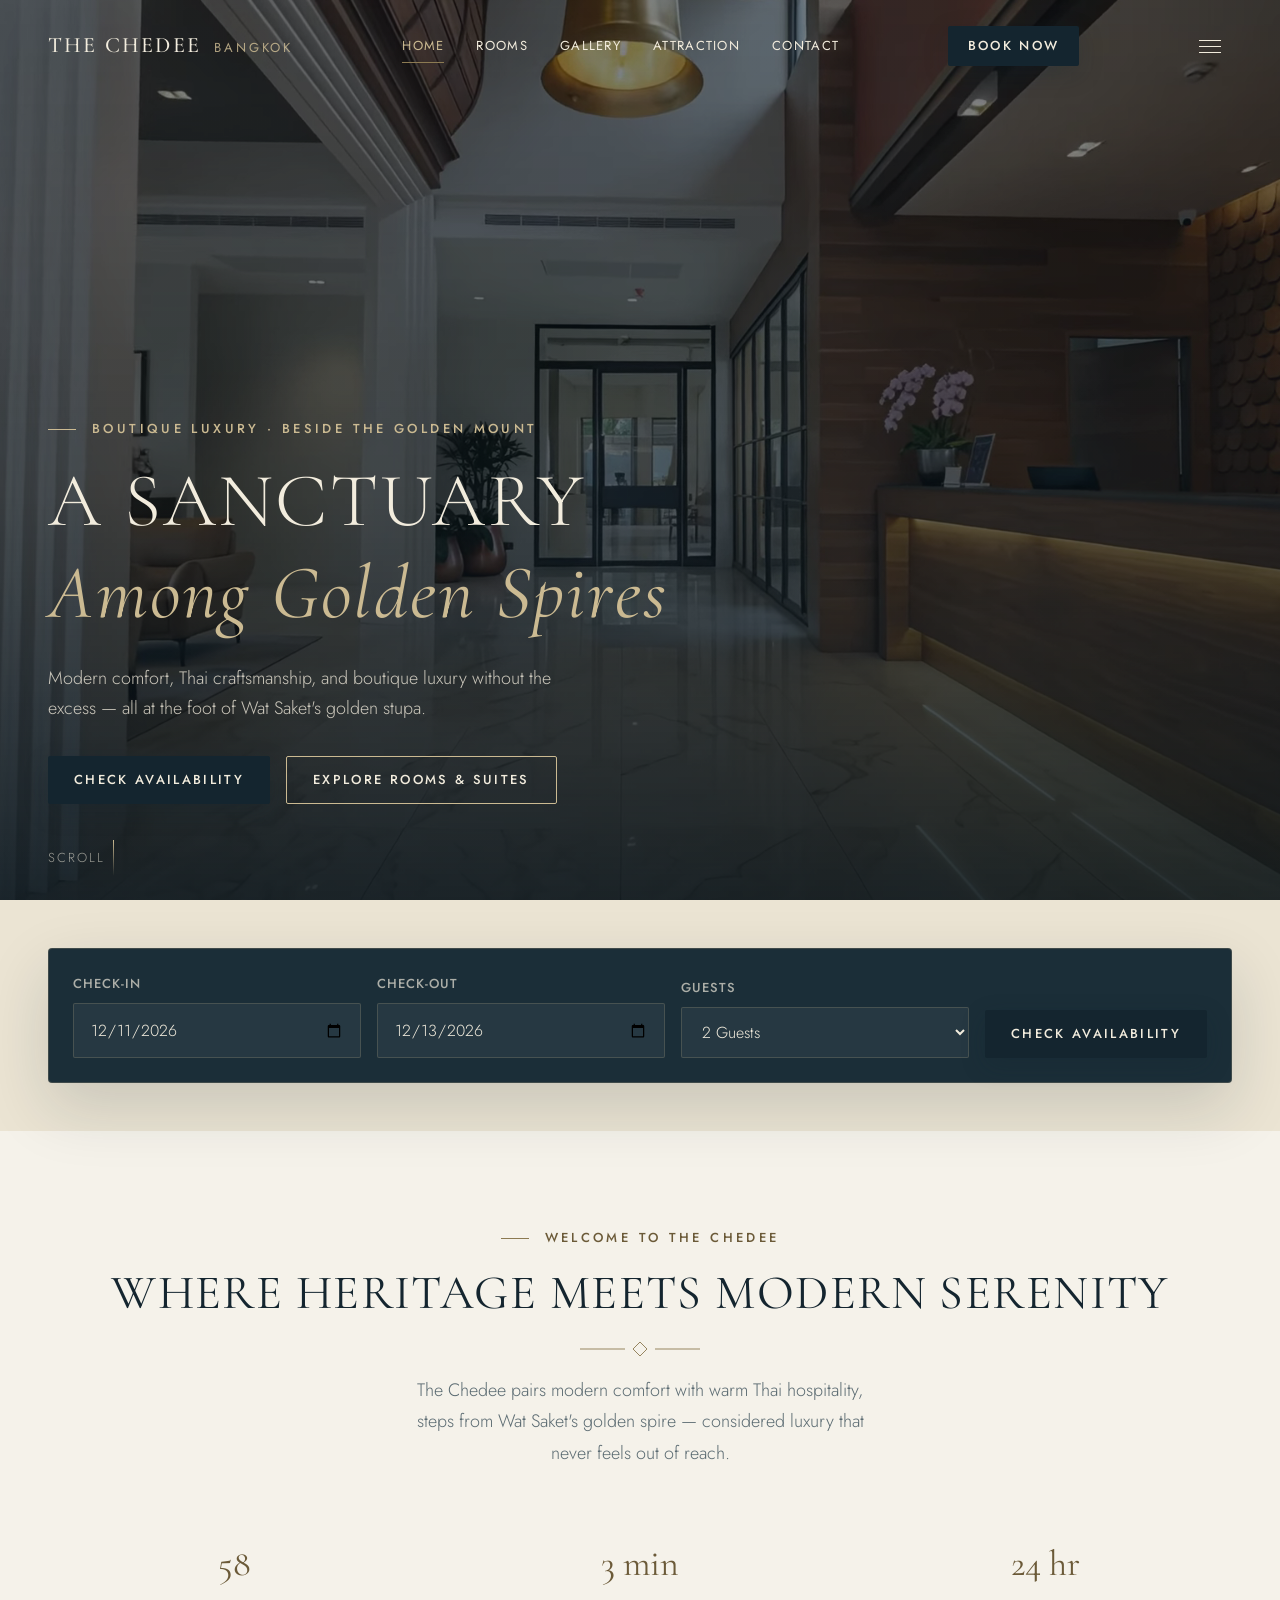
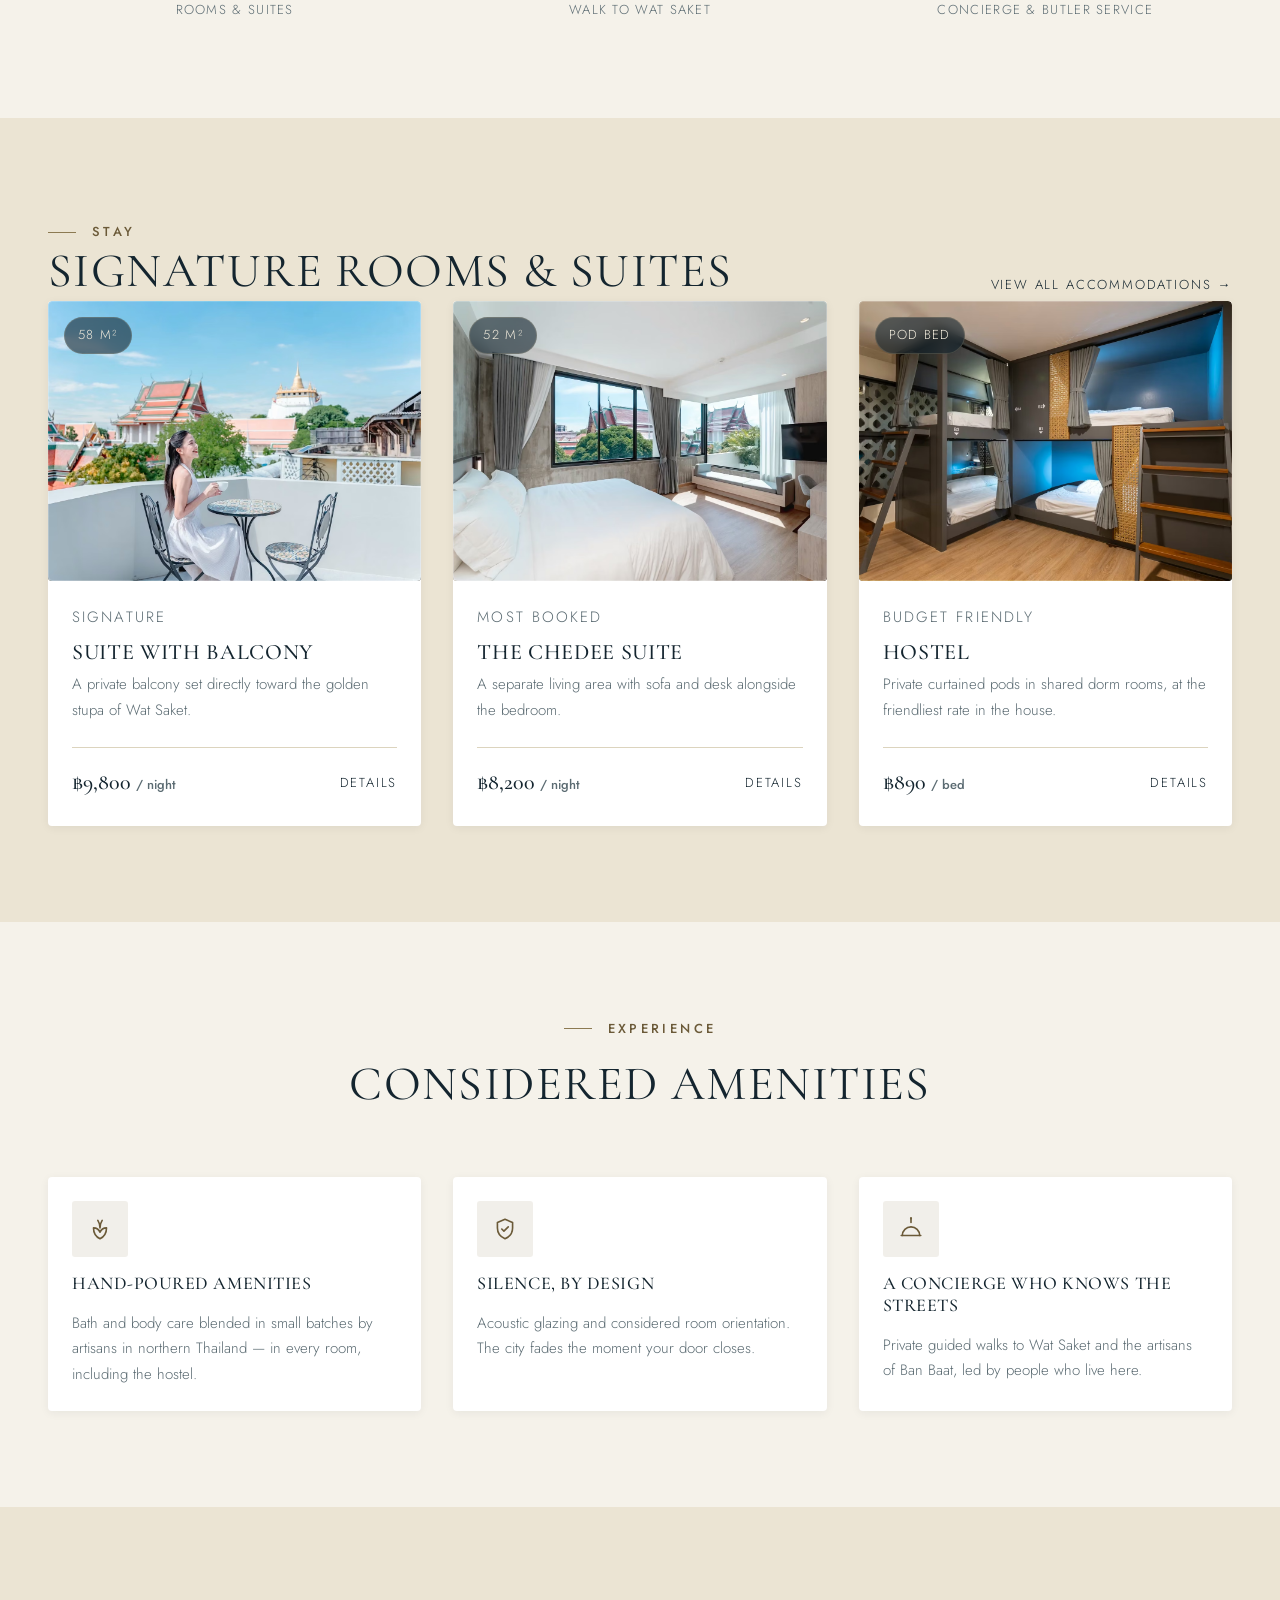
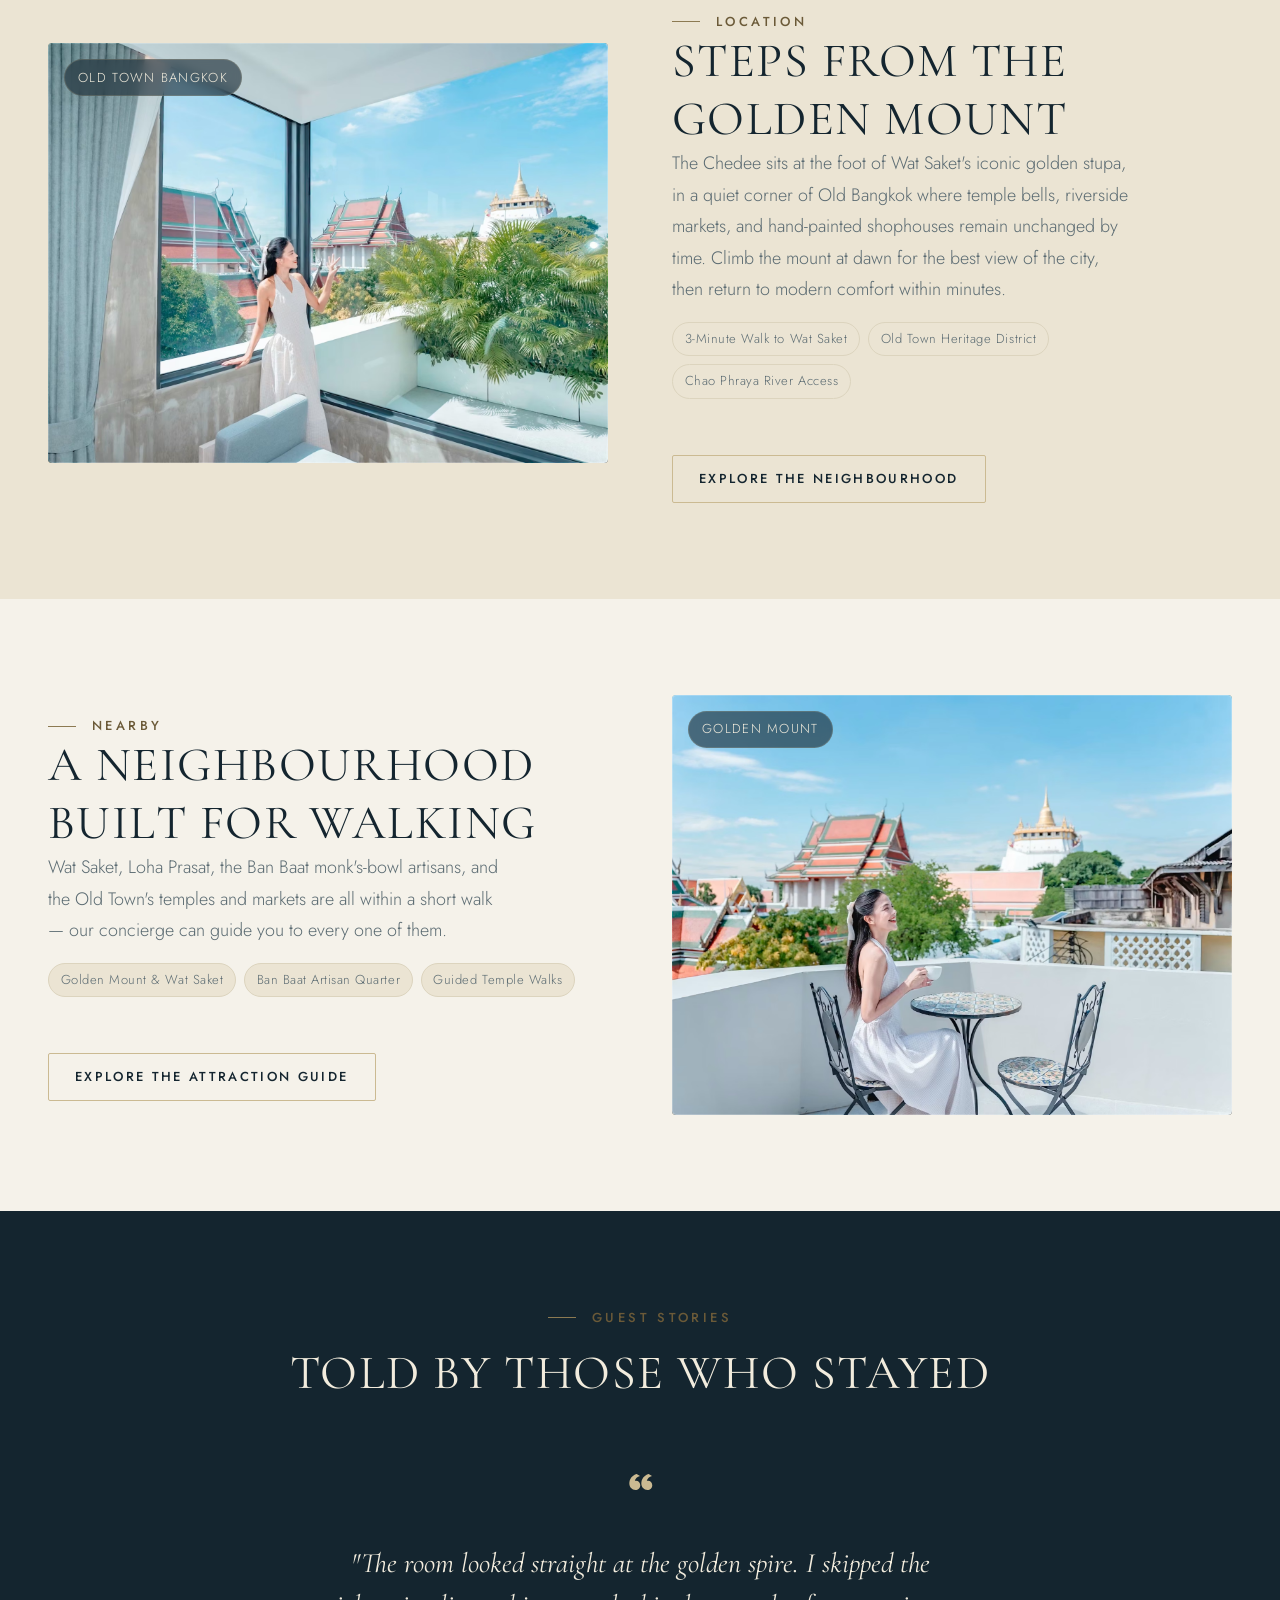
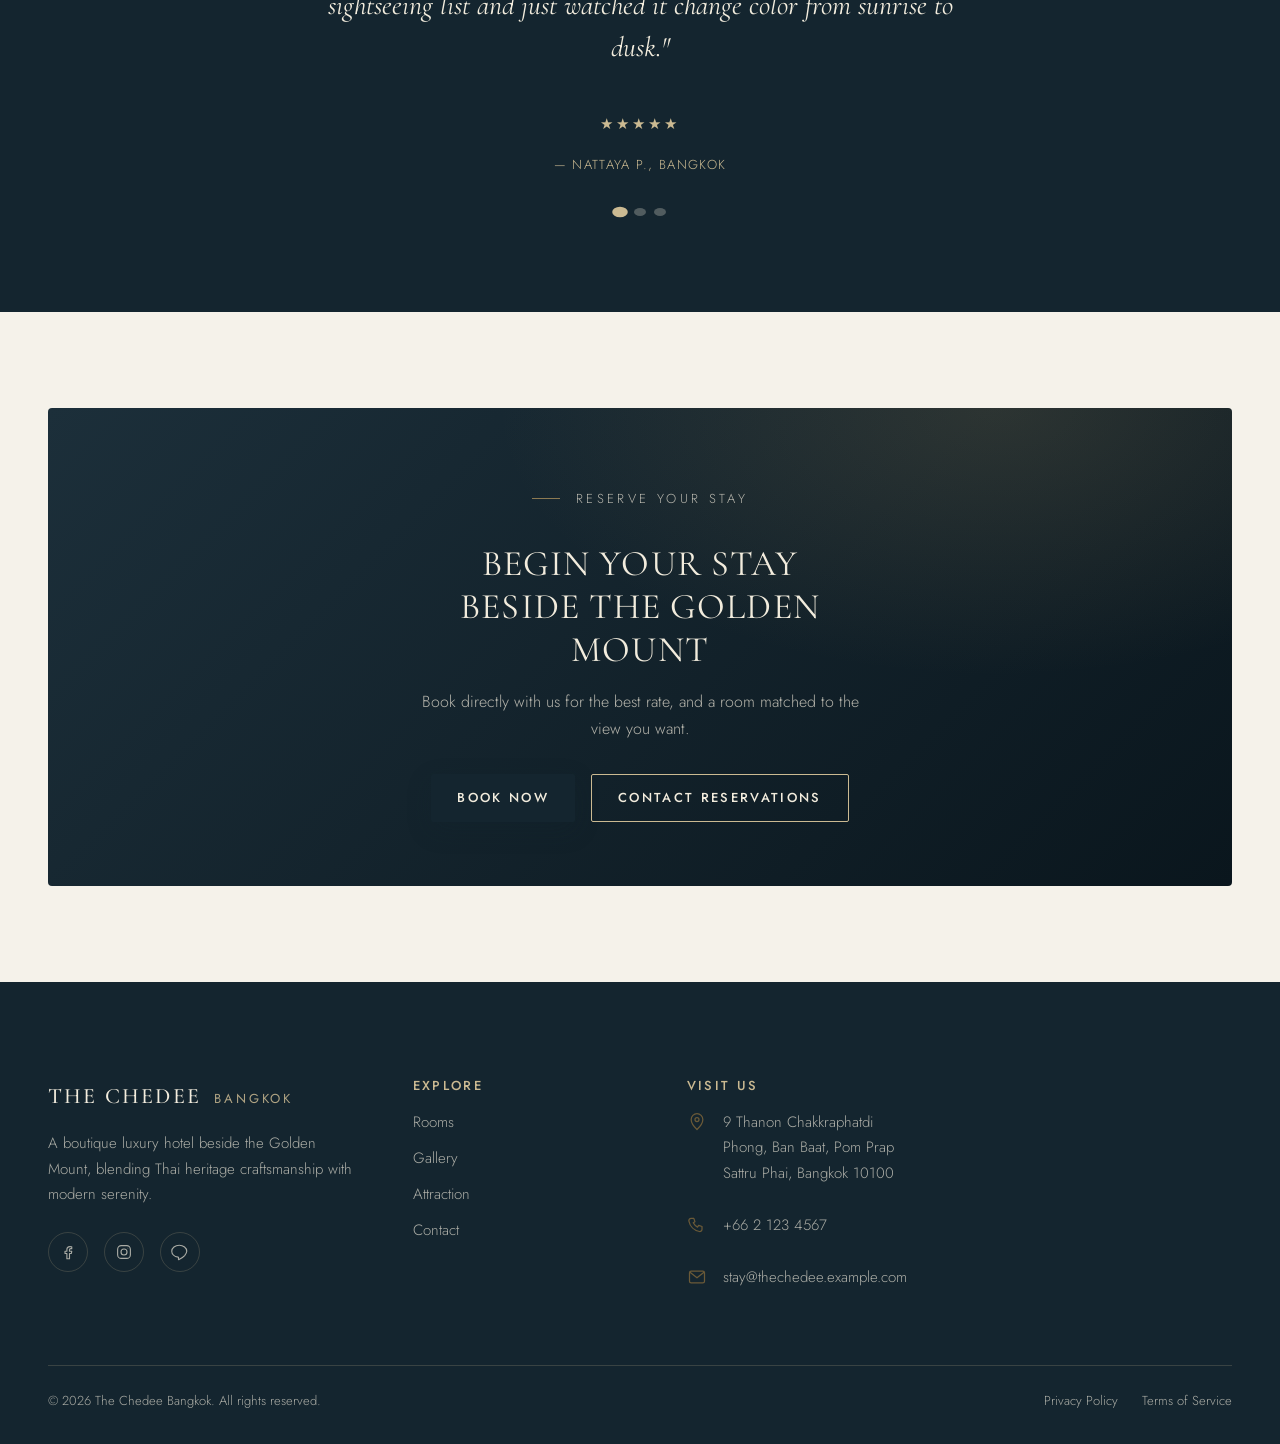
<file: index.html>
<!DOCTYPE html>
<html lang="en">
<head>
<meta charset="UTF-8">
<meta name="viewport" content="width=device-width, initial-scale=1">
<title>The Chedee — Boutique Luxury Hotel Beside the Golden Mount, Bangkok</title>
<meta name="description" content="The Chedee is a boutique luxury hotel steps from Wat Saket and the Golden Mount in Bangkok, blending Thai heritage craftsmanship with modern serenity.">
<link rel="icon" href="data:image/svg+xml,%3Csvg xmlns='http://www.w3.org/2000/svg' viewBox='0 0 100 100'%3E%3Crect width='100' height='100' rx='20' fill='%2314252F'/%3E%3Cpath d='M30 78 L30 55 Q30 48 38 48 L62 48 Q70 48 70 55 L70 78 Z' fill='none' stroke='%238C7A52' stroke-width='4'/%3E%3Cline x1='50' y1='48' x2='50' y2='20' stroke='%238C7A52' stroke-width='4'/%3E%3Ccircle cx='50' cy='16' r='5' fill='%238C7A52'/%3E%3C/svg%3E">
<link rel="preconnect" href="https://fonts.googleapis.com">
<link rel="preconnect" href="https://fonts.gstatic.com" crossorigin>
<link rel="stylesheet" href="css/style.css?v=9">
<script src="js/main.js?v=3" defer></script>
</head>
<body>
<a class="skip-link" href="#main">Skip to main content</a>

<!-- Icon sprite (shared) -->
<svg style="display:none" aria-hidden="true">
  <symbol id="icon-lotus" viewBox="0 0 24 24" fill="none" stroke="currentColor" stroke-width="1.5" stroke-linecap="round" stroke-linejoin="round"><path d="M12 21c-4-2-6-6-6-10 3 0 5 1.5 6 4 1-2.5 3-4 6-4 0 4-2 8-6 10Z"/><path d="M12 11c0-4 2-7 2-7M12 11c0-4-2-7-2-7"/></symbol>
  <symbol id="icon-temple" viewBox="0 0 24 24" fill="none" stroke="currentColor" stroke-width="1.4" stroke-linecap="round" stroke-linejoin="round"><path d="M9 21v-4.5c0-1.4 1.1-2.5 2.5-2.5h1c1.4 0 2.5 1.1 2.5 2.5V21"/><path d="M10.5 14v-2.3c0-.8.7-1.7 1.5-2.3.8.6 1.5 1.5 1.5 2.3V14"/><path d="M12 9.4V4M12 4l-1.6 2M12 4l1.6 2"/><circle cx="12" cy="3" r=".6" fill="currentColor" stroke="none"/></symbol>
  <symbol id="icon-spa" viewBox="0 0 24 24" fill="none" stroke="currentColor" stroke-width="1.5" stroke-linecap="round" stroke-linejoin="round"><path d="M12 3c4 3 6 6.5 6 10a6 6 0 0 1-12 0c0-3.5 2-7 6-10Z"/><path d="M12 21v-6"/></symbol>
  <symbol id="icon-pool" viewBox="0 0 24 24" fill="none" stroke="currentColor" stroke-width="1.5" stroke-linecap="round" stroke-linejoin="round"><path d="M3 16c1.5 1.3 3 1.3 4.5 0s3-1.3 4.5 0 3 1.3 4.5 0 3-1.3 4.5 0"/><path d="M3 11c1.5 1.3 3 1.3 4.5 0s3-1.3 4.5 0 3 1.3 4.5 0 3-1.3 4.5 0"/><path d="M6 6l2-3M12 6l1-3M18 6l1-3"/></symbol>
  <symbol id="icon-dining" viewBox="0 0 24 24" fill="none" stroke="currentColor" stroke-width="1.5" stroke-linecap="round" stroke-linejoin="round"><path d="M7 2v8a2 2 0 0 0 4 0V2M9 10v12M17 2c-1.5 0-2.5 1.8-2.5 4s1 4 2.5 4v10"/></symbol>
  <symbol id="icon-concierge" viewBox="0 0 24 24" fill="none" stroke="currentColor" stroke-width="1.5" stroke-linecap="round" stroke-linejoin="round"><path d="M4 18a8 8 0 0 1 16 0"/><line x1="3" y1="18" x2="21" y2="18"/><line x1="12" y1="6" x2="12" y2="3"/><circle cx="12" cy="2" r="1" fill="currentColor" stroke="none"/></symbol>
  <symbol id="icon-wifi" viewBox="0 0 24 24" fill="none" stroke="currentColor" stroke-width="1.5" stroke-linecap="round" stroke-linejoin="round"><path d="M3 9a15 15 0 0 1 18 0"/><path d="M6.5 12.5a10 10 0 0 1 11 0"/><path d="M10 16a5 5 0 0 1 4 0"/><circle cx="12" cy="19" r="1" fill="currentColor" stroke="none"/></symbol>
  <symbol id="icon-bed" viewBox="0 0 24 24" fill="none" stroke="currentColor" stroke-width="1.5" stroke-linecap="round" stroke-linejoin="round"><path d="M3 18v-6a2 2 0 0 1 2-2h14a2 2 0 0 1 2 2v6"/><path d="M3 18v2M21 18v2"/><path d="M3 12v-1a2 2 0 0 1 2-2h5v5"/><path d="M14 9h5a2 2 0 0 1 2 2v1"/></symbol>
  <symbol id="icon-size" viewBox="0 0 24 24" fill="none" stroke="currentColor" stroke-width="1.5" stroke-linecap="round" stroke-linejoin="round"><path d="M15 3h6v6M9 21H3v-6M21 3l-7 7M3 21l7-7"/></symbol>
  <symbol id="icon-guest" viewBox="0 0 24 24" fill="none" stroke="currentColor" stroke-width="1.5" stroke-linecap="round" stroke-linejoin="round"><circle cx="12" cy="8" r="3.2"/><path d="M5 20c0-3.5 3-6 7-6s7 2.5 7 6"/></symbol>
  <symbol id="icon-fitness" viewBox="0 0 24 24" fill="none" stroke="currentColor" stroke-width="1.5" stroke-linecap="round" stroke-linejoin="round"><path d="M6 8v8M18 8v8M2 11v2M22 11v2M6 12h12"/><path d="M3.5 8v8M20.5 8v8"/></symbol>
  <symbol id="icon-briefcase" viewBox="0 0 24 24" fill="none" stroke="currentColor" stroke-width="1.5" stroke-linecap="round" stroke-linejoin="round"><rect x="3" y="7" width="18" height="12" rx="2"/><path d="M8 7V5a2 2 0 0 1 2-2h4a2 2 0 0 1 2 2v2M3 12h18"/></symbol>
  <symbol id="icon-location" viewBox="0 0 24 24" fill="none" stroke="currentColor" stroke-width="1.5" stroke-linecap="round" stroke-linejoin="round"><path d="M12 21s7-6.5 7-12a7 7 0 0 0-14 0c0 5.5 7 12 7 12Z"/><circle cx="12" cy="9" r="2.4"/></symbol>
  <symbol id="icon-phone" viewBox="0 0 24 24" fill="none" stroke="currentColor" stroke-width="1.5" stroke-linecap="round" stroke-linejoin="round"><path d="M5 4h3.2l1.3 4-2 1.4a12 12 0 0 0 5.1 5.1l1.4-2 4 1.3V17c0 1.7-1.4 3-3.1 2.8A16 16 0 0 1 2.2 7.1 3 3 0 0 1 5 4Z"/></symbol>
  <symbol id="icon-mail" viewBox="0 0 24 24" fill="none" stroke="currentColor" stroke-width="1.5" stroke-linecap="round" stroke-linejoin="round"><rect x="3" y="5" width="18" height="14" rx="2"/><path d="m4 6.5 8 6.5 8-6.5"/></symbol>
  <symbol id="icon-clock" viewBox="0 0 24 24" fill="none" stroke="currentColor" stroke-width="1.5" stroke-linecap="round" stroke-linejoin="round"><circle cx="12" cy="12" r="9"/><path d="M12 7v5l3.5 2"/></symbol>
  <symbol id="icon-star" viewBox="0 0 24 24" fill="currentColor" stroke="none"><path d="M12 2.5l2.8 6 6.6.6-5 4.4 1.5 6.5L12 16.8 6.1 20l1.5-6.5-5-4.4 6.6-.6Z"/></symbol>
  <symbol id="icon-quote" viewBox="0 0 24 24" fill="currentColor" stroke="none"><path d="M9.5 6C6 7 4 9.8 4 13.2 4 16 6 18 8.6 18c2 0 3.6-1.5 3.6-3.6 0-2-1.4-3.4-3.2-3.4-.3 0-.6 0-.9.1.4-1.7 1.9-3 3.9-3.6L9.5 6Zm9 0c-3.5 1-5.5 3.8-5.5 7.2 0 2.8 2 4.8 4.6 4.8 2 0 3.6-1.5 3.6-3.6 0-2-1.4-3.4-3.2-3.4-.3 0-.6 0-.9.1.4-1.7 1.9-3 3.9-3.6L18.5 6Z"/></symbol>
  <symbol id="icon-check" viewBox="0 0 24 24" fill="none" stroke="currentColor" stroke-width="2" stroke-linecap="round" stroke-linejoin="round"><path d="M4 12.5l5 5L20 6.5"/></symbol>
  <symbol id="icon-close" viewBox="0 0 24 24" fill="none" stroke="currentColor" stroke-width="1.8" stroke-linecap="round"><path d="M5 5l14 14M19 5 5 19"/></symbol>
  <symbol id="icon-arrow-left" viewBox="0 0 24 24" fill="none" stroke="currentColor" stroke-width="1.8" stroke-linecap="round" stroke-linejoin="round"><path d="M15 5l-7 7 7 7"/></symbol>
  <symbol id="icon-arrow-right" viewBox="0 0 24 24" fill="none" stroke="currentColor" stroke-width="1.8" stroke-linecap="round" stroke-linejoin="round"><path d="M9 5l7 7-7 7"/></symbol>
  <symbol id="icon-facebook" viewBox="0 0 24 24" fill="none" stroke="currentColor" stroke-width="1.5" stroke-linecap="round" stroke-linejoin="round"><path d="M14 21v-7h2.5l.5-3H14V9c0-.9.3-1.5 1.7-1.5H17V5c-.3 0-1.3-.1-2.4-.1-2.4 0-4.1 1.5-4.1 4.2V11H8v3h2.5v7Z"/></symbol>
  <symbol id="icon-instagram" viewBox="0 0 24 24" fill="none" stroke="currentColor" stroke-width="1.5" stroke-linecap="round" stroke-linejoin="round"><rect x="3.5" y="3.5" width="17" height="17" rx="5"/><circle cx="12" cy="12" r="4"/><circle cx="17.2" cy="6.8" r=".6" fill="currentColor" stroke="none"/></symbol>
  <symbol id="icon-line" viewBox="0 0 24 24" fill="none" stroke="currentColor" stroke-width="1.5" stroke-linecap="round" stroke-linejoin="round"><path d="M21 11c0-4.4-4.5-8-10-8S1 6.6 1 11c0 3.9 3.6 7.2 8.4 7.9.5.1.8.4.7 1l-.2 1.5c-.1.5.3.9.8.6 2.7-1.4 5.9-3.4 7.5-5.2C20 14.5 21 12.9 21 11Z"/></symbol>
  <symbol id="icon-shield" viewBox="0 0 24 24" fill="none" stroke="currentColor" stroke-width="1.5" stroke-linecap="round" stroke-linejoin="round"><path d="M12 3l7 3v5c0 4.5-3 8.2-7 10-4-1.8-7-5.5-7-10V6Z"/><path d="M9 12l2 2 4-4"/></symbol>
</svg>

<header class="site-header" data-theme="dark">
  <div class="container nav-row">
    <a class="brand" href="index.html">The Chedee <small>Bangkok</small></a>
    <nav class="nav-links" aria-label="Primary">
      <a href="index.html" aria-current="page">Home</a>
      <a href="rooms.html">Rooms</a>
      <a href="gallery.html">Gallery</a>
      <a href="attraction.html">Attraction</a>
      <a href="contact.html">Contact</a>
    </nav>
    <div class="nav-cta">
      <a class="btn btn-gold btn-sm" href="https://book-directonline.com/properties/thechedeekrungthep?locale=en&from_widget=true&referrer=canvas&currency=THB">Book Now</a>
    </div>
    <button class="nav-toggle" aria-label="Toggle menu" aria-expanded="false" aria-controls="mobile-nav">
      <span></span><span></span><span></span>
    </button>
  </div>
</header>

<div class="mobile-nav" id="mobile-nav">
  <nav class="mobile-nav-inner" aria-label="Mobile">
    <a href="index.html" aria-current="page">Home</a>
    <a href="rooms.html">Rooms</a>
    <a href="gallery.html">Gallery</a>
    <a href="attraction.html">Attraction</a>
    <a href="contact.html">Contact</a>
    <a class="btn btn-gold mt-4" href="https://book-directonline.com/properties/thechedeekrungthep?locale=en&from_widget=true&referrer=canvas&currency=THB">Book Now</a>
  </nav>
</div>

<main id="main">

  <!-- HERO -->
  <section class="hero has-video">
    <video class="hero-video" id="heroVideo" autoplay muted loop playsinline preload="auto" poster="assets/images/hero-video-poster.avif" aria-hidden="true">
      <source src="assets/video/hero.webm" type="video/webm">
      <source src="assets/video/hero.mp4" type="video/mp4">
    </video>
    <div class="container hero-inner">
      <p class="hero-eyebrow eyebrow">Boutique Luxury · Beside the Golden Mount</p>
      <h1 class="hero-title">A Sanctuary <em>Among Golden Spires</em></h1>
      <p class="hero-sub">Modern comfort, Thai craftsmanship, and boutique luxury without the excess — all at the foot of Wat Saket's golden stupa.</p>
      <div class="hero-actions">
        <a class="btn btn-gold" href="https://book-directonline.com/properties/thechedeekrungthep?locale=en&from_widget=true&referrer=canvas&currency=THB">Check Availability</a>
        <a class="btn btn-outline" href="rooms.html">Explore Rooms &amp; Suites</a>
      </div>
    </div>
    <div class="hero-scroll" aria-hidden="true"><span>Scroll</span><span class="hero-scroll-line"></span></div>
  </section>

  <!-- BOOKING WIDGET -->
  <section class="section section--tight section--cream" id="booking">
    <div class="container">
      <form class="booking-widget reveal" action="https://book-directonline.com/properties/thechedeekrungthep" method="get" aria-label="Check availability">
        <input type="hidden" name="locale" value="en">
        <input type="hidden" name="from_widget" value="true">
        <input type="hidden" name="referrer" value="canvas">
        <input type="hidden" name="currency" value="THB">
        <input type="hidden" name="items[0][children]" value="0">
        <input type="hidden" name="items[0][infants]" value="0">
        <div class="field">
          <label for="bw-checkin">Check-in</label>
          <input type="date" id="bw-checkin" name="checkInDate">
        </div>
        <div class="field">
          <label for="bw-checkout">Check-out</label>
          <input type="date" id="bw-checkout" name="checkOutDate">
        </div>
        <div class="field">
          <label for="bw-guests">Guests</label>
          <select id="bw-guests" name="items[0][adults]">
            <option value="1">1 Guest</option>
            <option value="2" selected>2 Guests</option>
            <option value="3">3 Guests</option>
            <option value="4">4 Guests</option>
          </select>
        </div>
        <button type="submit" class="btn btn-gold">Check Availability</button>
      </form>
    </div>
  </section>

  <!-- WELCOME / PHILOSOPHY -->
  <section class="section section--ivory">
    <div class="container">
      <div class="section-head center reveal">
        <p class="eyebrow mx-auto">Welcome to The Chedee</p>
        <h2 class="section-title">Where Heritage Meets Modern Serenity</h2>
        <svg class="divider-motif mx-auto" viewBox="0 0 120 20" aria-hidden="true"><path d="M0 10 H45 M75 10 H120" stroke="currentColor" fill="none"/><path d="M60 3 L67 10 L60 17 L53 10 Z" stroke="currentColor" fill="none"/></svg>
        <p class="section-lede mx-auto text-center">The Chedee pairs modern comfort with warm Thai hospitality, steps from Wat Saket's golden spire — considered luxury that never feels out of reach.</p>
      </div>

      <div class="grid grid-3 reveal-stagger">
        <div class="stat reveal"><strong>58</strong><span>Rooms &amp; Suites</span></div>
        <div class="stat reveal"><strong>3 min</strong><span>Walk to Wat Saket</span></div>
        <div class="stat reveal"><strong>24 hr</strong><span>Concierge &amp; Butler Service</span></div>
      </div>
    </div>
  </section>

  <!-- SIGNATURE ROOMS -->
  <section class="section section--cream">
    <div class="container">
      <div class="section-head-row reveal">
        <div>
          <p class="eyebrow">Stay</p>
          <h2 class="section-title">Signature Rooms &amp; Suites</h2>
        </div>
        <a class="btn-ghost on-light" href="rooms.html">View All Accommodations →</a>
      </div>

      <div class="grid grid-3 reveal-stagger">
        <article class="card reveal">
          <div class="media-frame ratio-4x3">
            <img src="assets/images/rooms/balcony/1.avif" alt="Suite with Balcony overlooking Wat Saket" loading="lazy" width="1400" height="933">
            <span class="media-tag">58 m²</span>
          </div>
          <div class="card-body">
            <p class="card-eyebrow">Signature</p>
            <h3>Suite with Balcony</h3>
            <p>A private balcony set directly toward the golden stupa of Wat Saket.</p>
            <div class="card-foot">
              <span class="price">฿9,800 <span>/ night</span></span>
              <a class="btn-ghost on-light" href="rooms.html">Details</a>
            </div>
          </div>
        </article>

        <article class="card reveal">
          <div class="media-frame ratio-4x3">
            <img src="assets/images/rooms/suite/1.avif" alt="The Chedee Suite bedroom with window bench" loading="lazy" width="1400" height="933">
            <span class="media-tag">52 m²</span>
          </div>
          <div class="card-body">
            <p class="card-eyebrow">Most Booked</p>
            <h3>The Chedee Suite</h3>
            <p>A separate living area with sofa and desk alongside the bedroom.</p>
            <div class="card-foot">
              <span class="price">฿8,200 <span>/ night</span></span>
              <a class="btn-ghost on-light" href="rooms.html">Details</a>
            </div>
          </div>
        </article>

        <article class="card reveal">
          <div class="media-frame ratio-4x3">
            <img src="assets/images/rooms/hostel/1.avif" alt="Hostel pod room with ambient blue lighting" loading="lazy" width="1400" height="934">
            <span class="media-tag">Pod Bed</span>
          </div>
          <div class="card-body">
            <p class="card-eyebrow">Budget Friendly</p>
            <h3>Hostel</h3>
            <p>Private curtained pods in shared dorm rooms, at the friendliest rate in the house.</p>
            <div class="card-foot">
              <span class="price">฿890 <span>/ bed</span></span>
              <a class="btn-ghost on-light" href="rooms.html">Details</a>
            </div>
          </div>
        </article>
      </div>
    </div>
  </section>

  <!-- AMENITIES -->
  <section class="section section--ivory">
    <div class="container">
      <div class="section-head center reveal">
        <p class="eyebrow mx-auto">Experience</p>
        <h2 class="section-title">Considered Amenities</h2>
      </div>
      <div class="grid grid-3 reveal-stagger">
        <div class="amenity reveal">
          <div class="icon-tile"><svg><use href="#icon-lotus"/></svg></div>
          <h3>Hand-Poured Amenities</h3>
          <p>Bath and body care blended in small batches by artisans in northern Thailand — in every room, including the hostel.</p>
        </div>
        <div class="amenity reveal">
          <div class="icon-tile"><svg><use href="#icon-shield"/></svg></div>
          <h3>Silence, By Design</h3>
          <p>Acoustic glazing and considered room orientation. The city fades the moment your door closes.</p>
        </div>
        <div class="amenity reveal">
          <div class="icon-tile"><svg><use href="#icon-concierge"/></svg></div>
          <h3>A Concierge Who Knows the Streets</h3>
          <p>Private guided walks to Wat Saket and the artisans of Ban Baat, led by people who live here.</p>
        </div>
      </div>
    </div>
  </section>

  <!-- LOCATION STORY -->
  <section class="section section--cream">
    <div class="container">
      <div class="feature-row">
        <div class="feature-media media-frame ratio-4x3 reveal">
          <img src="assets/images/location-balcony-view.avif" alt="Guest room balcony with a view of Wat Saket and the Golden Mount" loading="lazy" width="1800" height="1200">
          <span class="media-tag">Old Town Bangkok</span>
        </div>
        <div class="feature-copy reveal">
          <p class="eyebrow">Location</p>
          <h2 class="section-title">Steps From the Golden Mount</h2>
          <p class="section-lede">The Chedee sits at the foot of Wat Saket's iconic golden stupa, in a quiet corner of Old Bangkok where temple bells, riverside markets, and hand-painted shophouses remain unchanged by time. Climb the mount at dawn for the best view of the city, then return to modern comfort within minutes.</p>
          <div class="tag-row">
            <span class="tag">3-Minute Walk to Wat Saket</span>
            <span class="tag">Old Town Heritage District</span>
            <span class="tag">Chao Phraya River Access</span>
          </div>
          <a class="btn btn-outline on-light mt-4" href="attraction.html">Explore the Neighbourhood</a>
        </div>
      </div>
    </div>
  </section>

  <!-- ATTRACTION TEASER -->
  <section class="section section--ivory">
    <div class="container">
      <div class="feature-row reverse">
        <div class="feature-media media-frame ratio-4x3 reveal">
          <img src="assets/images/attraction-hero.avif" alt="Guest enjoying the balcony view of Wat Saket and the Golden Mount in daylight" loading="lazy" width="2000" height="1333">
          <span class="media-tag">Golden Mount</span>
        </div>
        <div class="feature-copy reveal">
          <p class="eyebrow">Nearby</p>
          <h2 class="section-title">A Neighbourhood Built for Walking</h2>
          <p class="section-lede">Wat Saket, Loha Prasat, the Ban Baat monk's-bowl artisans, and the Old Town's temples and markets are all within a short walk — our concierge can guide you to every one of them.</p>
          <div class="tag-row">
            <span class="tag">Golden Mount &amp; Wat Saket</span>
            <span class="tag">Ban Baat Artisan Quarter</span>
            <span class="tag">Guided Temple Walks</span>
          </div>
          <a class="btn btn-outline on-light mt-4" href="attraction.html">Explore the Attraction Guide</a>
        </div>
      </div>
    </div>
  </section>

  <!-- TESTIMONIALS -->
  <section class="section section--ink">
    <div class="container">
      <div class="section-head center reveal">
        <p class="eyebrow mx-auto">Guest Stories</p>
        <h2 class="section-title">Told by Those Who Stayed</h2>
      </div>
      <div class="testimonial-track reveal">
        <div class="testimonial">
          <svg style="width:32px;height:32px;color:var(--color-gold-light)"><use href="#icon-quote"/></svg>
          <blockquote>"The room looked straight at the golden spire. I skipped the sightseeing list and just watched it change color from sunrise to dusk."</blockquote>
          <div class="stars" aria-hidden="true">★★★★★</div>
          <cite>— Nattaya P., Bangkok</cite>
        </div>
        <div class="testimonial">
          <svg style="width:32px;height:32px;color:var(--color-gold-light)"><use href="#icon-quote"/></svg>
          <blockquote>"We didn't expect a hostel bed and a private balcony suite to sit under the same roof, done this well. Same quiet, same care, either way."</blockquote>
          <div class="stars" aria-hidden="true">★★★★★</div>
          <cite>— James &amp; Rosa T., London</cite>
        </div>
        <div class="testimonial">
          <svg style="width:32px;height:32px;color:var(--color-gold-light)"><use href="#icon-quote"/></svg>
          <blockquote>"The lobby catches the light just right and nobody rushed us at check-in. That's the whole review."</blockquote>
          <div class="stars" aria-hidden="true">★★★★★</div>
          <cite>— Kenji M., Tokyo</cite>
        </div>
      </div>
      <div class="dots" role="tablist" aria-label="Testimonial navigation"></div>
    </div>
  </section>

  <!-- CTA BANNER -->
  <section class="section">
    <div class="container">
      <div class="cta-banner reveal">
        <p class="eyebrow mx-auto">Reserve Your Stay</p>
        <h2>Begin Your Stay Beside the Golden Mount</h2>
        <p>Book directly with us for the best rate, and a room matched to the view you want.</p>
        <div class="cta-actions">
          <a class="btn btn-gold" href="https://book-directonline.com/properties/thechedeekrungthep?locale=en&from_widget=true&referrer=canvas&currency=THB">Book Now</a>
          <a class="btn btn-outline" href="contact.html">Contact Reservations</a>
        </div>
      </div>
    </div>
  </section>

</main>

<footer class="site-footer">
  <div class="container">
    <div class="footer-grid">
      <div class="footer-brand">
        <a class="brand" href="index.html" style="color:var(--color-on-ink)">The Chedee <small>Bangkok</small></a>
        <p>A boutique luxury hotel beside the Golden Mount, blending Thai heritage craftsmanship with modern serenity.</p>
        <div class="footer-social">
          <a href="#" aria-label="The Chedee on Facebook"><svg><use href="#icon-facebook"/></svg></a>
          <a href="#" aria-label="The Chedee on Instagram"><svg><use href="#icon-instagram"/></svg></a>
          <a href="#" aria-label="Chat with The Chedee on LINE"><svg><use href="#icon-line"/></svg></a>
        </div>
      </div>
      <div class="footer-col">
        <h4>Explore</h4>
        <ul>
          <li><a href="rooms.html">Rooms</a></li>
          <li><a href="gallery.html">Gallery</a></li>
          <li><a href="attraction.html">Attraction</a></li>
          <li><a href="contact.html">Contact</a></li>
        </ul>
      </div>
      <div class="footer-col">
        <h4>Visit Us</h4>
        <ul class="info-list">
          <li><svg><use href="#icon-location"/></svg><span>9 Thanon Chakkraphatdi Phong, Ban Baat, Pom Prap Sattru Phai, Bangkok 10100</span></li>
          <li><svg><use href="#icon-phone"/></svg><span>+66 2 123 4567</span></li>
          <li><svg><use href="#icon-mail"/></svg><span>stay@thechedee.example.com</span></li>
        </ul>
      </div>
    </div>
    <div class="footer-bottom">
      <span>© <span id="year">2026</span> The Chedee Bangkok. All rights reserved.</span>
      <div class="footer-bottom-links">
        <a href="#">Privacy Policy</a>
        <a href="#">Terms of Service</a>
      </div>
    </div>
  </div>
</footer>

<button class="back-to-top" aria-label="Back to top">
  <svg viewBox="0 0 24 24" fill="none" stroke="currentColor" stroke-width="1.8" stroke-linecap="round" stroke-linejoin="round"><path d="M12 19V5M5 12l7-7 7 7"/></svg>
</button>

</body>
</html>
</file>
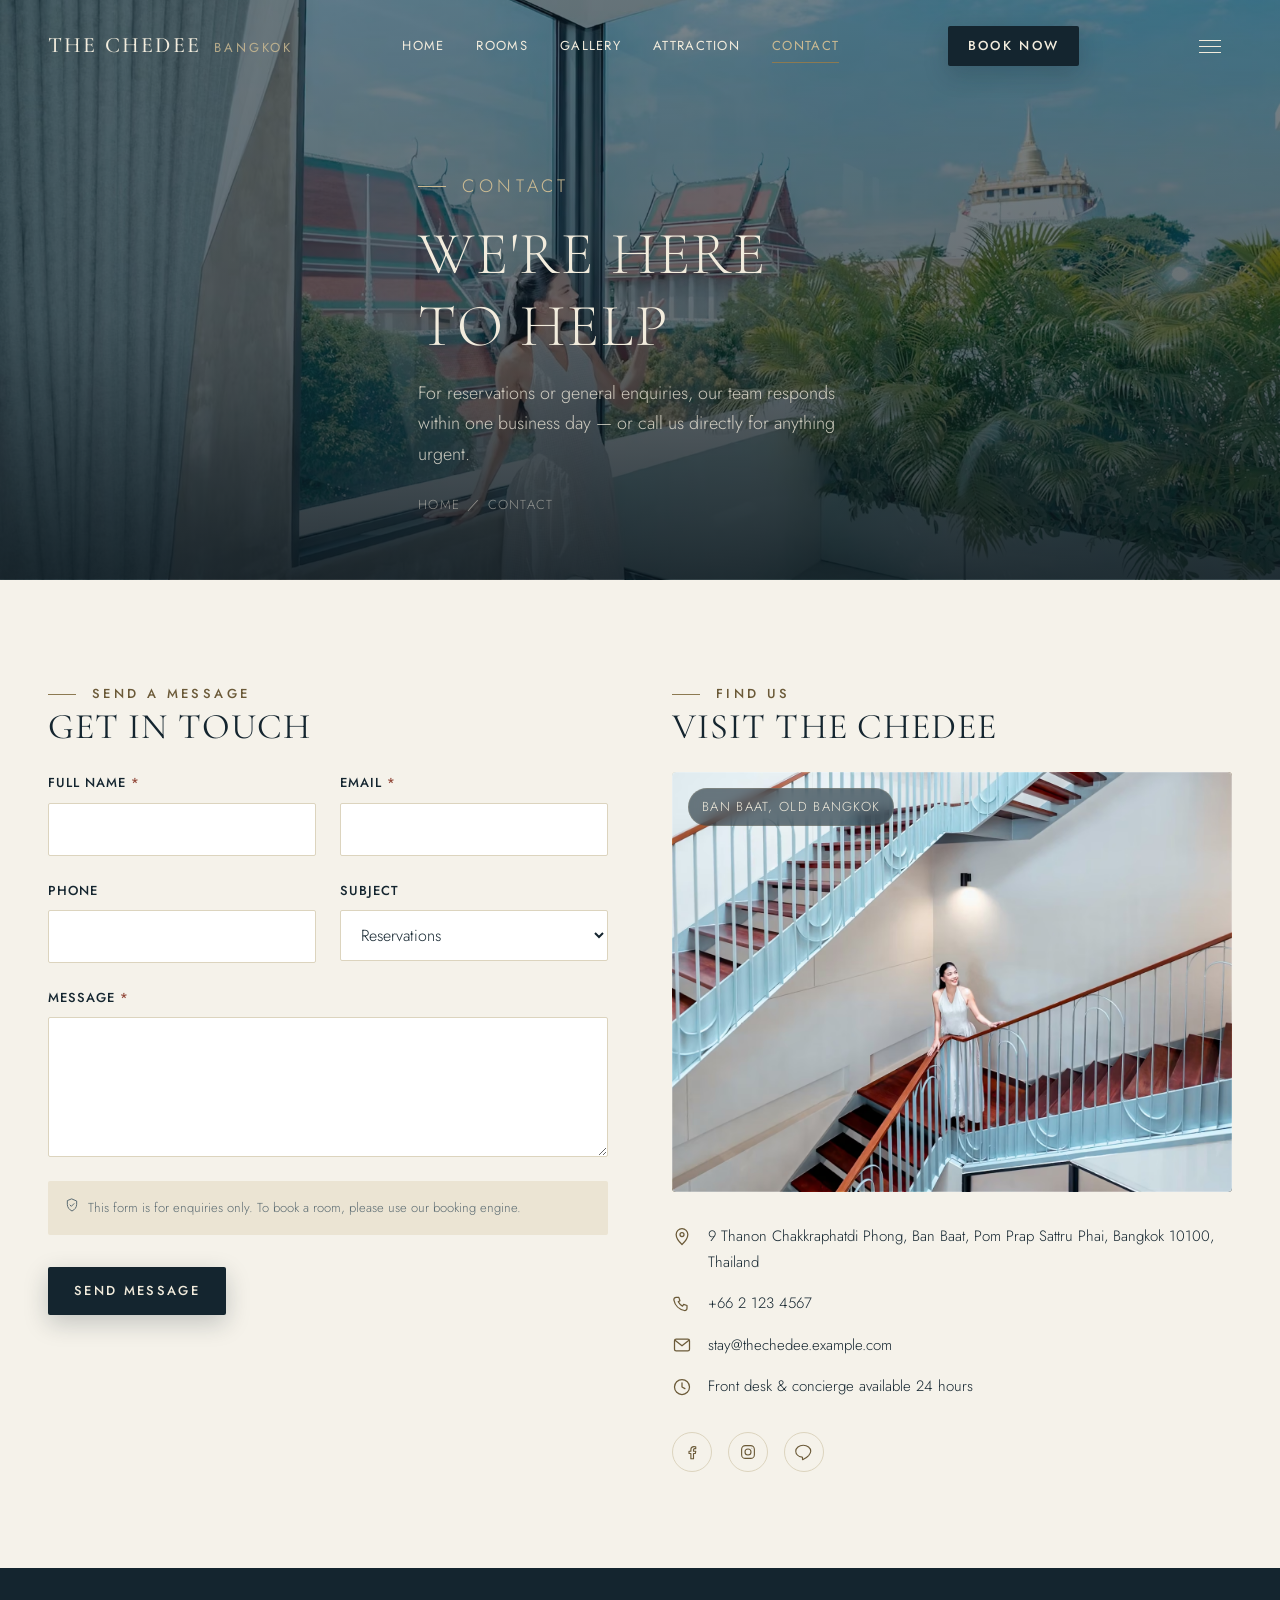
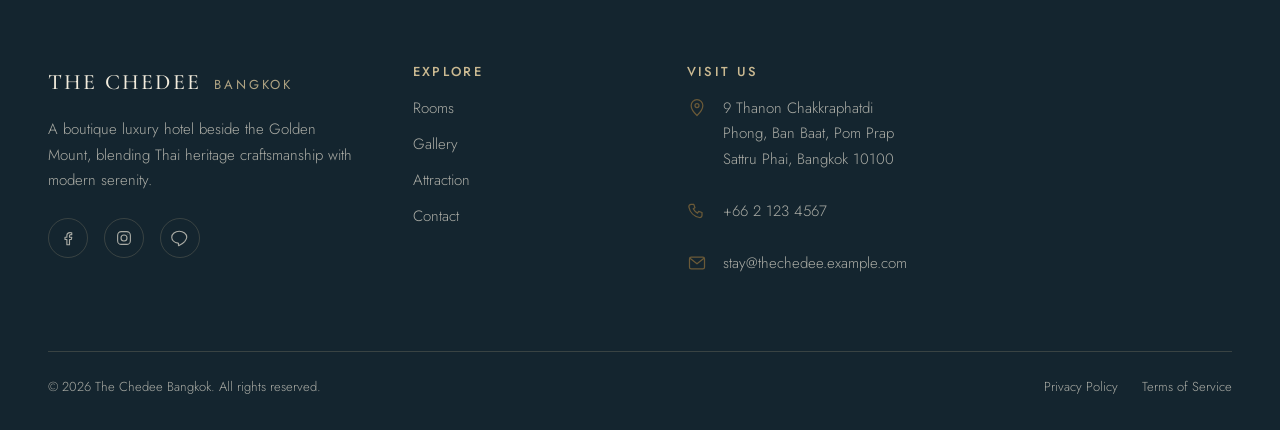
<file: contact.html>
<!DOCTYPE html>
<html lang="en">
<head>
<meta charset="UTF-8">
<meta name="viewport" content="width=device-width, initial-scale=1">
<title>Contact — The Chedee Bangkok</title>
<meta name="description" content="Contact The Chedee for reservations, dining bookings, and enquiries. Located beside Wat Saket and the Golden Mount in Bangkok's Old Town.">
<link rel="icon" href="data:image/svg+xml,%3Csvg xmlns='http://www.w3.org/2000/svg' viewBox='0 0 100 100'%3E%3Crect width='100' height='100' rx='20' fill='%2314252F'/%3E%3Cpath d='M30 78 L30 55 Q30 48 38 48 L62 48 Q70 48 70 55 L70 78 Z' fill='none' stroke='%238C7A52' stroke-width='4'/%3E%3Cline x1='50' y1='48' x2='50' y2='20' stroke='%238C7A52' stroke-width='4'/%3E%3Ccircle cx='50' cy='16' r='5' fill='%238C7A52'/%3E%3C/svg%3E">
<link rel="preconnect" href="https://fonts.googleapis.com">
<link rel="preconnect" href="https://fonts.gstatic.com" crossorigin>
<link rel="stylesheet" href="css/style.css?v=9">
<script src="js/main.js?v=3" defer></script>
</head>
<body>
<a class="skip-link" href="#main">Skip to main content</a>

<!-- Icon sprite (shared) -->
<svg style="display:none" aria-hidden="true">
  <symbol id="icon-lotus" viewBox="0 0 24 24" fill="none" stroke="currentColor" stroke-width="1.5" stroke-linecap="round" stroke-linejoin="round"><path d="M12 21c-4-2-6-6-6-10 3 0 5 1.5 6 4 1-2.5 3-4 6-4 0 4-2 8-6 10Z"/><path d="M12 11c0-4 2-7 2-7M12 11c0-4-2-7-2-7"/></symbol>
  <symbol id="icon-temple" viewBox="0 0 24 24" fill="none" stroke="currentColor" stroke-width="1.4" stroke-linecap="round" stroke-linejoin="round"><path d="M9 21v-4.5c0-1.4 1.1-2.5 2.5-2.5h1c1.4 0 2.5 1.1 2.5 2.5V21"/><path d="M10.5 14v-2.3c0-.8.7-1.7 1.5-2.3.8.6 1.5 1.5 1.5 2.3V14"/><path d="M12 9.4V4M12 4l-1.6 2M12 4l1.6 2"/><circle cx="12" cy="3" r=".6" fill="currentColor" stroke="none"/></symbol>
  <symbol id="icon-spa" viewBox="0 0 24 24" fill="none" stroke="currentColor" stroke-width="1.5" stroke-linecap="round" stroke-linejoin="round"><path d="M12 3c4 3 6 6.5 6 10a6 6 0 0 1-12 0c0-3.5 2-7 6-10Z"/><path d="M12 21v-6"/></symbol>
  <symbol id="icon-pool" viewBox="0 0 24 24" fill="none" stroke="currentColor" stroke-width="1.5" stroke-linecap="round" stroke-linejoin="round"><path d="M3 16c1.5 1.3 3 1.3 4.5 0s3-1.3 4.5 0 3 1.3 4.5 0 3-1.3 4.5 0"/><path d="M3 11c1.5 1.3 3 1.3 4.5 0s3-1.3 4.5 0 3 1.3 4.5 0 3-1.3 4.5 0"/><path d="M6 6l2-3M12 6l1-3M18 6l1-3"/></symbol>
  <symbol id="icon-dining" viewBox="0 0 24 24" fill="none" stroke="currentColor" stroke-width="1.5" stroke-linecap="round" stroke-linejoin="round"><path d="M7 2v8a2 2 0 0 0 4 0V2M9 10v12M17 2c-1.5 0-2.5 1.8-2.5 4s1 4 2.5 4v10"/></symbol>
  <symbol id="icon-concierge" viewBox="0 0 24 24" fill="none" stroke="currentColor" stroke-width="1.5" stroke-linecap="round" stroke-linejoin="round"><path d="M4 18a8 8 0 0 1 16 0"/><line x1="3" y1="18" x2="21" y2="18"/><line x1="12" y1="6" x2="12" y2="3"/><circle cx="12" cy="2" r="1" fill="currentColor" stroke="none"/></symbol>
  <symbol id="icon-wifi" viewBox="0 0 24 24" fill="none" stroke="currentColor" stroke-width="1.5" stroke-linecap="round" stroke-linejoin="round"><path d="M3 9a15 15 0 0 1 18 0"/><path d="M6.5 12.5a10 10 0 0 1 11 0"/><path d="M10 16a5 5 0 0 1 4 0"/><circle cx="12" cy="19" r="1" fill="currentColor" stroke="none"/></symbol>
  <symbol id="icon-bed" viewBox="0 0 24 24" fill="none" stroke="currentColor" stroke-width="1.5" stroke-linecap="round" stroke-linejoin="round"><path d="M3 18v-6a2 2 0 0 1 2-2h14a2 2 0 0 1 2 2v6"/><path d="M3 18v2M21 18v2"/><path d="M3 12v-1a2 2 0 0 1 2-2h5v5"/><path d="M14 9h5a2 2 0 0 1 2 2v1"/></symbol>
  <symbol id="icon-size" viewBox="0 0 24 24" fill="none" stroke="currentColor" stroke-width="1.5" stroke-linecap="round" stroke-linejoin="round"><path d="M15 3h6v6M9 21H3v-6M21 3l-7 7M3 21l7-7"/></symbol>
  <symbol id="icon-guest" viewBox="0 0 24 24" fill="none" stroke="currentColor" stroke-width="1.5" stroke-linecap="round" stroke-linejoin="round"><circle cx="12" cy="8" r="3.2"/><path d="M5 20c0-3.5 3-6 7-6s7 2.5 7 6"/></symbol>
  <symbol id="icon-fitness" viewBox="0 0 24 24" fill="none" stroke="currentColor" stroke-width="1.5" stroke-linecap="round" stroke-linejoin="round"><path d="M6 8v8M18 8v8M2 11v2M22 11v2M6 12h12"/><path d="M3.5 8v8M20.5 8v8"/></symbol>
  <symbol id="icon-briefcase" viewBox="0 0 24 24" fill="none" stroke="currentColor" stroke-width="1.5" stroke-linecap="round" stroke-linejoin="round"><rect x="3" y="7" width="18" height="12" rx="2"/><path d="M8 7V5a2 2 0 0 1 2-2h4a2 2 0 0 1 2 2v2M3 12h18"/></symbol>
  <symbol id="icon-location" viewBox="0 0 24 24" fill="none" stroke="currentColor" stroke-width="1.5" stroke-linecap="round" stroke-linejoin="round"><path d="M12 21s7-6.5 7-12a7 7 0 0 0-14 0c0 5.5 7 12 7 12Z"/><circle cx="12" cy="9" r="2.4"/></symbol>
  <symbol id="icon-phone" viewBox="0 0 24 24" fill="none" stroke="currentColor" stroke-width="1.5" stroke-linecap="round" stroke-linejoin="round"><path d="M5 4h3.2l1.3 4-2 1.4a12 12 0 0 0 5.1 5.1l1.4-2 4 1.3V17c0 1.7-1.4 3-3.1 2.8A16 16 0 0 1 2.2 7.1 3 3 0 0 1 5 4Z"/></symbol>
  <symbol id="icon-mail" viewBox="0 0 24 24" fill="none" stroke="currentColor" stroke-width="1.5" stroke-linecap="round" stroke-linejoin="round"><rect x="3" y="5" width="18" height="14" rx="2"/><path d="m4 6.5 8 6.5 8-6.5"/></symbol>
  <symbol id="icon-clock" viewBox="0 0 24 24" fill="none" stroke="currentColor" stroke-width="1.5" stroke-linecap="round" stroke-linejoin="round"><circle cx="12" cy="12" r="9"/><path d="M12 7v5l3.5 2"/></symbol>
  <symbol id="icon-star" viewBox="0 0 24 24" fill="currentColor" stroke="none"><path d="M12 2.5l2.8 6 6.6.6-5 4.4 1.5 6.5L12 16.8 6.1 20l1.5-6.5-5-4.4 6.6-.6Z"/></symbol>
  <symbol id="icon-quote" viewBox="0 0 24 24" fill="currentColor" stroke="none"><path d="M9.5 6C6 7 4 9.8 4 13.2 4 16 6 18 8.6 18c2 0 3.6-1.5 3.6-3.6 0-2-1.4-3.4-3.2-3.4-.3 0-.6 0-.9.1.4-1.7 1.9-3 3.9-3.6L9.5 6Zm9 0c-3.5 1-5.5 3.8-5.5 7.2 0 2.8 2 4.8 4.6 4.8 2 0 3.6-1.5 3.6-3.6 0-2-1.4-3.4-3.2-3.4-.3 0-.6 0-.9.1.4-1.7 1.9-3 3.9-3.6L18.5 6Z"/></symbol>
  <symbol id="icon-check" viewBox="0 0 24 24" fill="none" stroke="currentColor" stroke-width="2" stroke-linecap="round" stroke-linejoin="round"><path d="M4 12.5l5 5L20 6.5"/></symbol>
  <symbol id="icon-close" viewBox="0 0 24 24" fill="none" stroke="currentColor" stroke-width="1.8" stroke-linecap="round"><path d="M5 5l14 14M19 5 5 19"/></symbol>
  <symbol id="icon-arrow-left" viewBox="0 0 24 24" fill="none" stroke="currentColor" stroke-width="1.8" stroke-linecap="round" stroke-linejoin="round"><path d="M15 5l-7 7 7 7"/></symbol>
  <symbol id="icon-arrow-right" viewBox="0 0 24 24" fill="none" stroke="currentColor" stroke-width="1.8" stroke-linecap="round" stroke-linejoin="round"><path d="M9 5l7 7-7 7"/></symbol>
  <symbol id="icon-facebook" viewBox="0 0 24 24" fill="none" stroke="currentColor" stroke-width="1.5" stroke-linecap="round" stroke-linejoin="round"><path d="M14 21v-7h2.5l.5-3H14V9c0-.9.3-1.5 1.7-1.5H17V5c-.3 0-1.3-.1-2.4-.1-2.4 0-4.1 1.5-4.1 4.2V11H8v3h2.5v7Z"/></symbol>
  <symbol id="icon-instagram" viewBox="0 0 24 24" fill="none" stroke="currentColor" stroke-width="1.5" stroke-linecap="round" stroke-linejoin="round"><rect x="3.5" y="3.5" width="17" height="17" rx="5"/><circle cx="12" cy="12" r="4"/><circle cx="17.2" cy="6.8" r=".6" fill="currentColor" stroke="none"/></symbol>
  <symbol id="icon-line" viewBox="0 0 24 24" fill="none" stroke="currentColor" stroke-width="1.5" stroke-linecap="round" stroke-linejoin="round"><path d="M21 11c0-4.4-4.5-8-10-8S1 6.6 1 11c0 3.9 3.6 7.2 8.4 7.9.5.1.8.4.7 1l-.2 1.5c-.1.5.3.9.8.6 2.7-1.4 5.9-3.4 7.5-5.2C20 14.5 21 12.9 21 11Z"/></symbol>
  <symbol id="icon-shield" viewBox="0 0 24 24" fill="none" stroke="currentColor" stroke-width="1.5" stroke-linecap="round" stroke-linejoin="round"><path d="M12 3l7 3v5c0 4.5-3 8.2-7 10-4-1.8-7-5.5-7-10V6Z"/><path d="M9 12l2 2 4-4"/></symbol>
</svg>

<header class="site-header" data-theme="dark">
  <div class="container nav-row">
    <a class="brand" href="index.html">The Chedee <small>Bangkok</small></a>
    <nav class="nav-links" aria-label="Primary">
      <a href="index.html">Home</a>
      <a href="rooms.html">Rooms</a>
      <a href="gallery.html">Gallery</a>
      <a href="attraction.html">Attraction</a>
      <a href="contact.html" aria-current="page">Contact</a>
    </nav>
    <div class="nav-cta">
      <a class="btn btn-gold btn-sm" href="https://book-directonline.com/properties/thechedeekrungthep?locale=en&from_widget=true&referrer=canvas&currency=THB">Book Now</a>
    </div>
    <button class="nav-toggle" aria-label="Toggle menu" aria-expanded="false" aria-controls="mobile-nav">
      <span></span><span></span><span></span>
    </button>
  </div>
</header>

<div class="mobile-nav" id="mobile-nav">
  <nav class="mobile-nav-inner" aria-label="Mobile">
    <a href="index.html">Home</a>
    <a href="rooms.html">Rooms</a>
    <a href="gallery.html">Gallery</a>
    <a href="attraction.html">Attraction</a>
    <a href="contact.html" aria-current="page">Contact</a>
    <a class="btn btn-gold mt-4" href="https://book-directonline.com/properties/thechedeekrungthep?locale=en&from_widget=true&referrer=canvas&currency=THB">Book Now</a>
  </nav>
</div>

<main id="main">

  <section class="page-hero has-photo" style="background-image:linear-gradient(180deg,rgba(10,22,29,.5) 0%,rgba(10,22,29,.62) 55%,rgba(10,22,29,.88) 100%),url('assets/images/location-balcony-view.avif')">
    <div class="container page-hero-inner">
      <p class="eyebrow">Contact</p>
      <h1>We're Here to Help</h1>
      <p>For reservations or general enquiries, our team responds within one business day — or call us directly for anything urgent.</p>
      <div class="breadcrumb"><a href="index.html">Home</a><span>／</span><span>Contact</span></div>
    </div>
  </section>

  <section class="section section--ivory">
    <div class="container">
      <div class="feature-row" style="align-items:flex-start">

        <div class="reveal">
          <p class="eyebrow">Send a Message</p>
          <h2 class="section-title" style="font-size:var(--fs-2xl);margin-bottom:var(--space-3)">Get in Touch</h2>

          <div class="form-success" id="contact-success" role="status">
            <svg style="width:20px;height:20px;flex:none"><use href="#icon-check"/></svg>
            <span>Thank you — your message has been received. Our team will reply within one business day.</span>
          </div>

          <form id="contact-form" novalidate>
            <div class="form-grid cols-2">
              <div class="field">
                <label for="cf-name">Full Name <span class="req">*</span></label>
                <input type="text" id="cf-name" name="name" autocomplete="name" required>
                <span class="field-error"><svg style="width:14px;height:14px"><use href="#icon-close"/></svg>Please enter your name.</span>
              </div>
              <div class="field">
                <label for="cf-email">Email <span class="req">*</span></label>
                <input type="email" id="cf-email" name="email" autocomplete="email" required>
                <span class="field-error"><svg style="width:14px;height:14px"><use href="#icon-close"/></svg>Please enter a valid email.</span>
              </div>
            </div>
            <div class="form-grid cols-2 mt-3">
              <div class="field">
                <label for="cf-phone">Phone</label>
                <input type="tel" id="cf-phone" name="phone" autocomplete="tel">
              </div>
              <div class="field">
                <label for="cf-subject">Subject</label>
                <select id="cf-subject" name="subject">
                  <option>Reservations</option>
                  <option>Group &amp; Hostel Bookings</option>
                  <option>Temple Tours &amp; Attraction</option>
                  <option>General Enquiry</option>
                </select>
              </div>
            </div>
            <div class="field mt-3">
              <label for="cf-message">Message <span class="req">*</span></label>
              <textarea id="cf-message" name="message" required></textarea>
              <span class="field-error"><svg style="width:14px;height:14px"><use href="#icon-close"/></svg>Please enter a message.</span>
            </div>
            <div class="form-note mt-3">
              <svg style="width:16px;height:16px;flex:none"><use href="#icon-shield"/></svg>
              <span>This form is for enquiries only. To book a room, please use our booking engine.</span>
            </div>
            <button type="submit" class="btn btn-gold mt-4">Send Message</button>
          </form>
        </div>

        <div class="reveal">
          <p class="eyebrow">Find Us</p>
          <h2 class="section-title" style="font-size:var(--fs-2xl);margin-bottom:var(--space-3)">Visit The Chedee</h2>
          <div class="media-frame ratio-4x3 mb-4">
            <img src="assets/images/staircase.avif" alt="Interior staircase at The Chedee" loading="lazy" width="1600" height="1066">
            <span class="media-tag">Ban Baat, Old Bangkok</span>
          </div>
          <ul class="info-list">
            <li><svg><use href="#icon-location"/></svg><span>9 Thanon Chakkraphatdi Phong, Ban Baat, Pom Prap Sattru Phai, Bangkok 10100, Thailand</span></li>
            <li><svg><use href="#icon-phone"/></svg><span>+66 2 123 4567</span></li>
            <li><svg><use href="#icon-mail"/></svg><span>stay@thechedee.example.com</span></li>
            <li><svg><use href="#icon-clock"/></svg><span>Front desk &amp; concierge available 24 hours</span></li>
          </ul>
          <div class="footer-social mt-4">
            <a href="#" aria-label="The Chedee on Facebook" style="border-color:var(--color-border)"><svg style="color:var(--color-gold-deep)"><use href="#icon-facebook"/></svg></a>
            <a href="#" aria-label="The Chedee on Instagram" style="border-color:var(--color-border)"><svg style="color:var(--color-gold-deep)"><use href="#icon-instagram"/></svg></a>
            <a href="#" aria-label="Chat with The Chedee on LINE" style="border-color:var(--color-border)"><svg style="color:var(--color-gold-deep)"><use href="#icon-line"/></svg></a>
          </div>
        </div>

      </div>
    </div>
  </section>

</main>

<footer class="site-footer">
  <div class="container">
    <div class="footer-grid">
      <div class="footer-brand">
        <a class="brand" href="index.html" style="color:var(--color-on-ink)">The Chedee <small>Bangkok</small></a>
        <p>A boutique luxury hotel beside the Golden Mount, blending Thai heritage craftsmanship with modern serenity.</p>
        <div class="footer-social">
          <a href="#" aria-label="The Chedee on Facebook"><svg><use href="#icon-facebook"/></svg></a>
          <a href="#" aria-label="The Chedee on Instagram"><svg><use href="#icon-instagram"/></svg></a>
          <a href="#" aria-label="Chat with The Chedee on LINE"><svg><use href="#icon-line"/></svg></a>
        </div>
      </div>
      <div class="footer-col">
        <h4>Explore</h4>
        <ul>
          <li><a href="rooms.html">Rooms</a></li>
          <li><a href="gallery.html">Gallery</a></li>
          <li><a href="attraction.html">Attraction</a></li>
          <li><a href="contact.html">Contact</a></li>
        </ul>
      </div>
      <div class="footer-col">
        <h4>Visit Us</h4>
        <ul class="info-list">
          <li><svg><use href="#icon-location"/></svg><span>9 Thanon Chakkraphatdi Phong, Ban Baat, Pom Prap Sattru Phai, Bangkok 10100</span></li>
          <li><svg><use href="#icon-phone"/></svg><span>+66 2 123 4567</span></li>
          <li><svg><use href="#icon-mail"/></svg><span>stay@thechedee.example.com</span></li>
        </ul>
      </div>
    </div>
    <div class="footer-bottom">
      <span>© <span id="year">2026</span> The Chedee Bangkok. All rights reserved.</span>
      <div class="footer-bottom-links">
        <a href="#">Privacy Policy</a>
        <a href="#">Terms of Service</a>
      </div>
    </div>
  </div>
</footer>

<button class="back-to-top" aria-label="Back to top">
  <svg viewBox="0 0 24 24" fill="none" stroke="currentColor" stroke-width="1.8" stroke-linecap="round" stroke-linejoin="round"><path d="M12 19V5M5 12l7-7 7 7"/></svg>
</button>

</body>
</html>
</file>
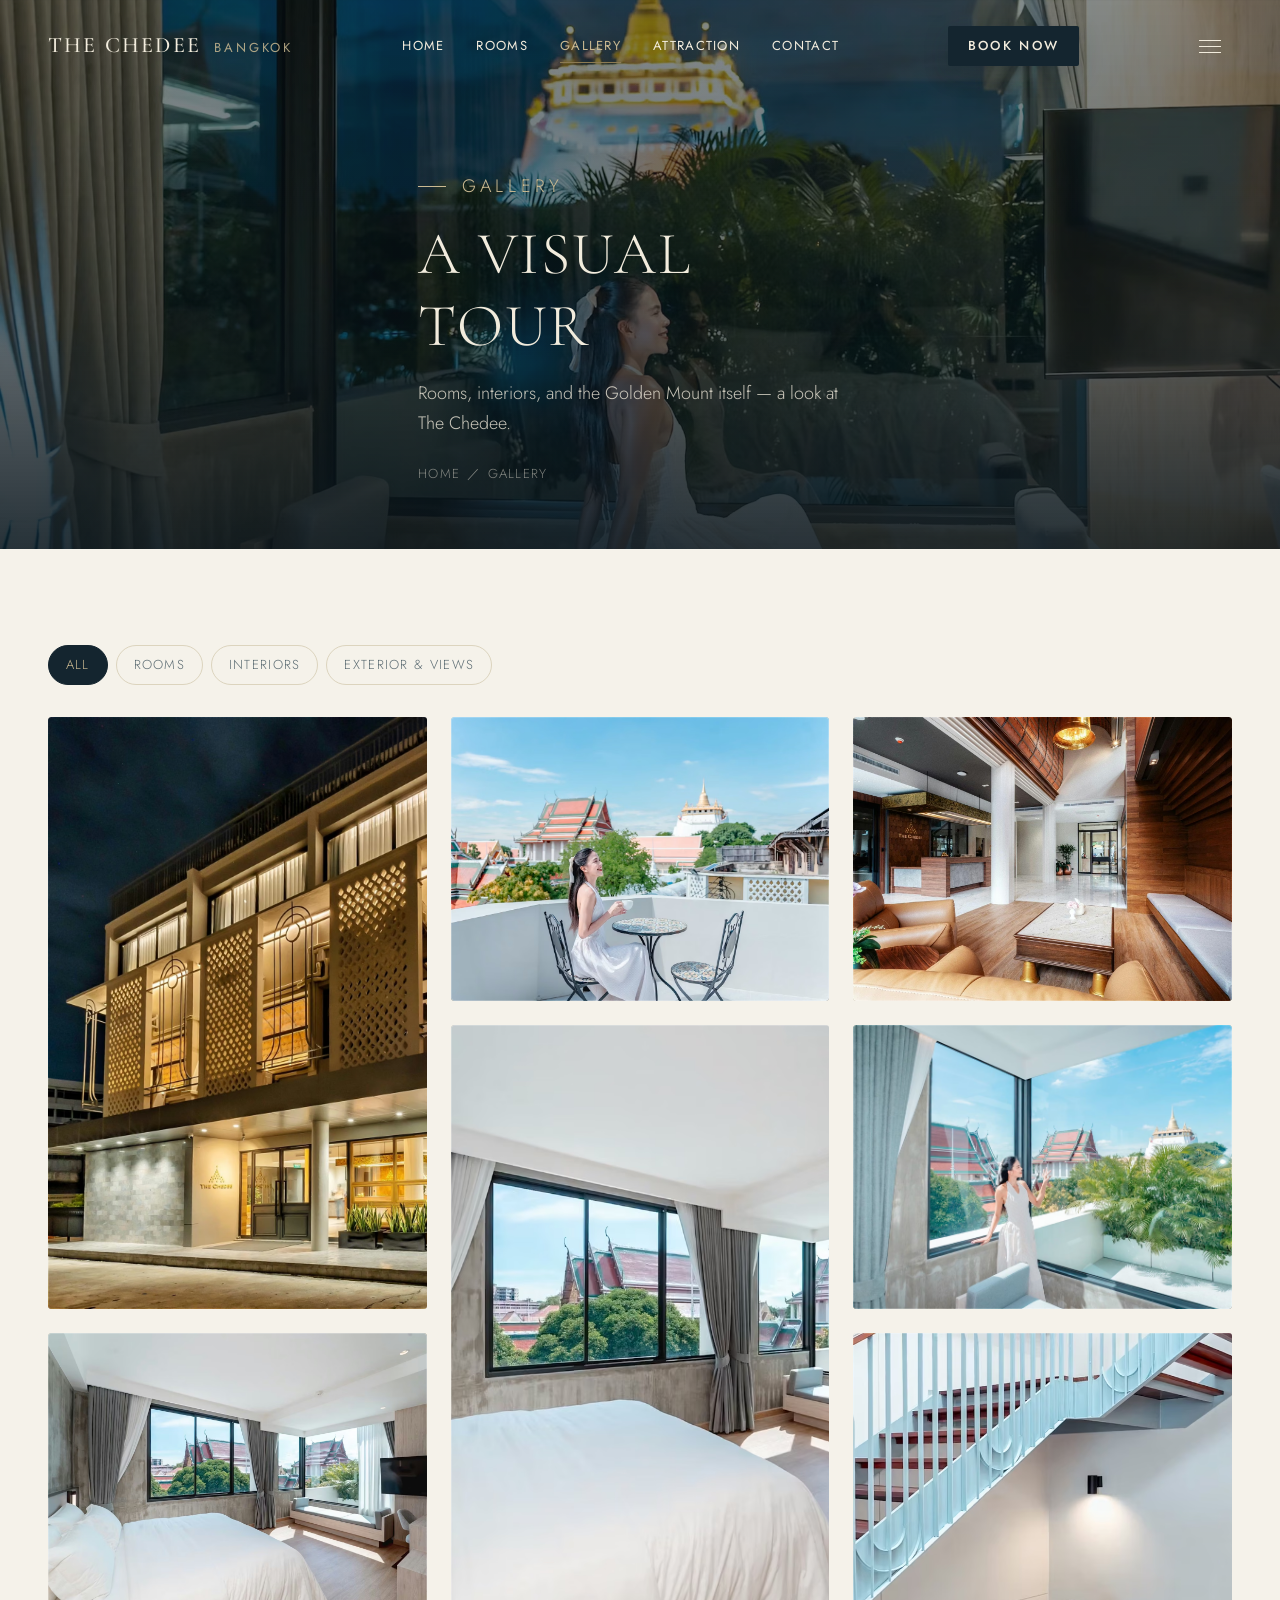
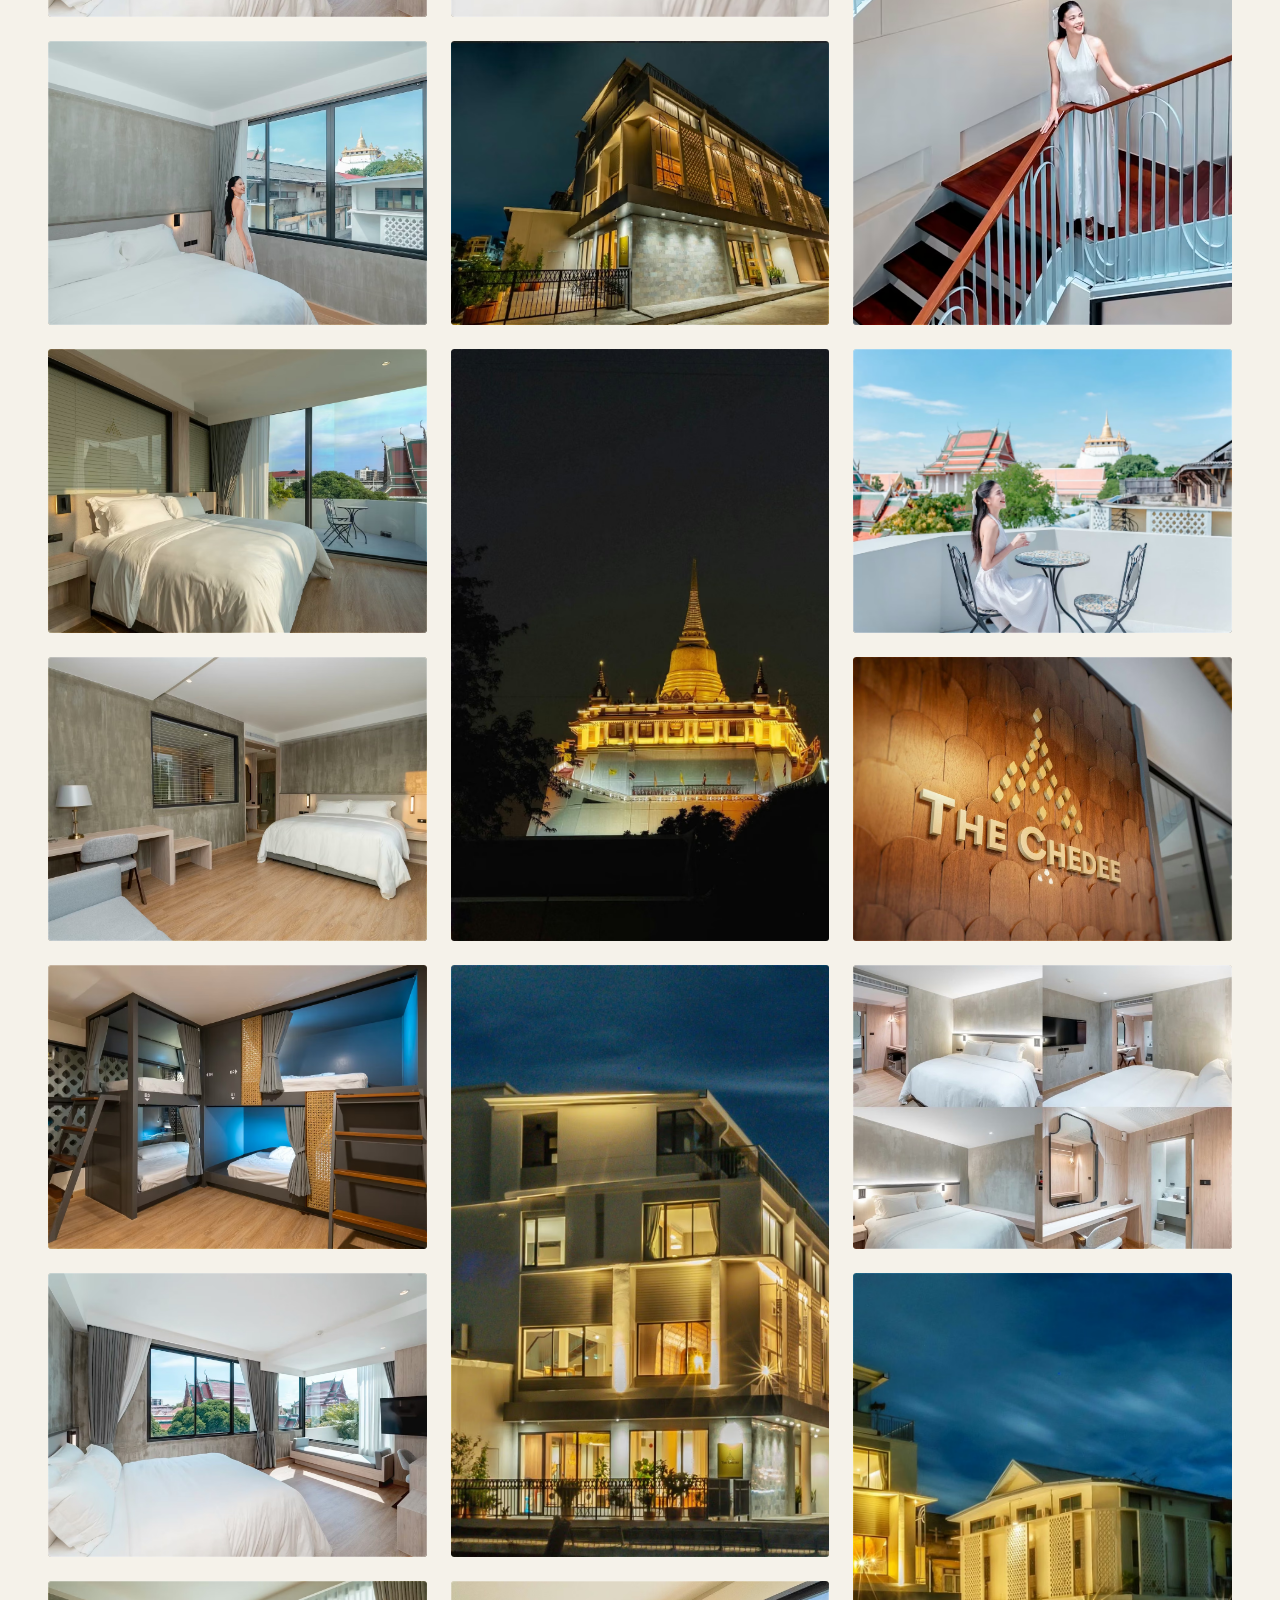
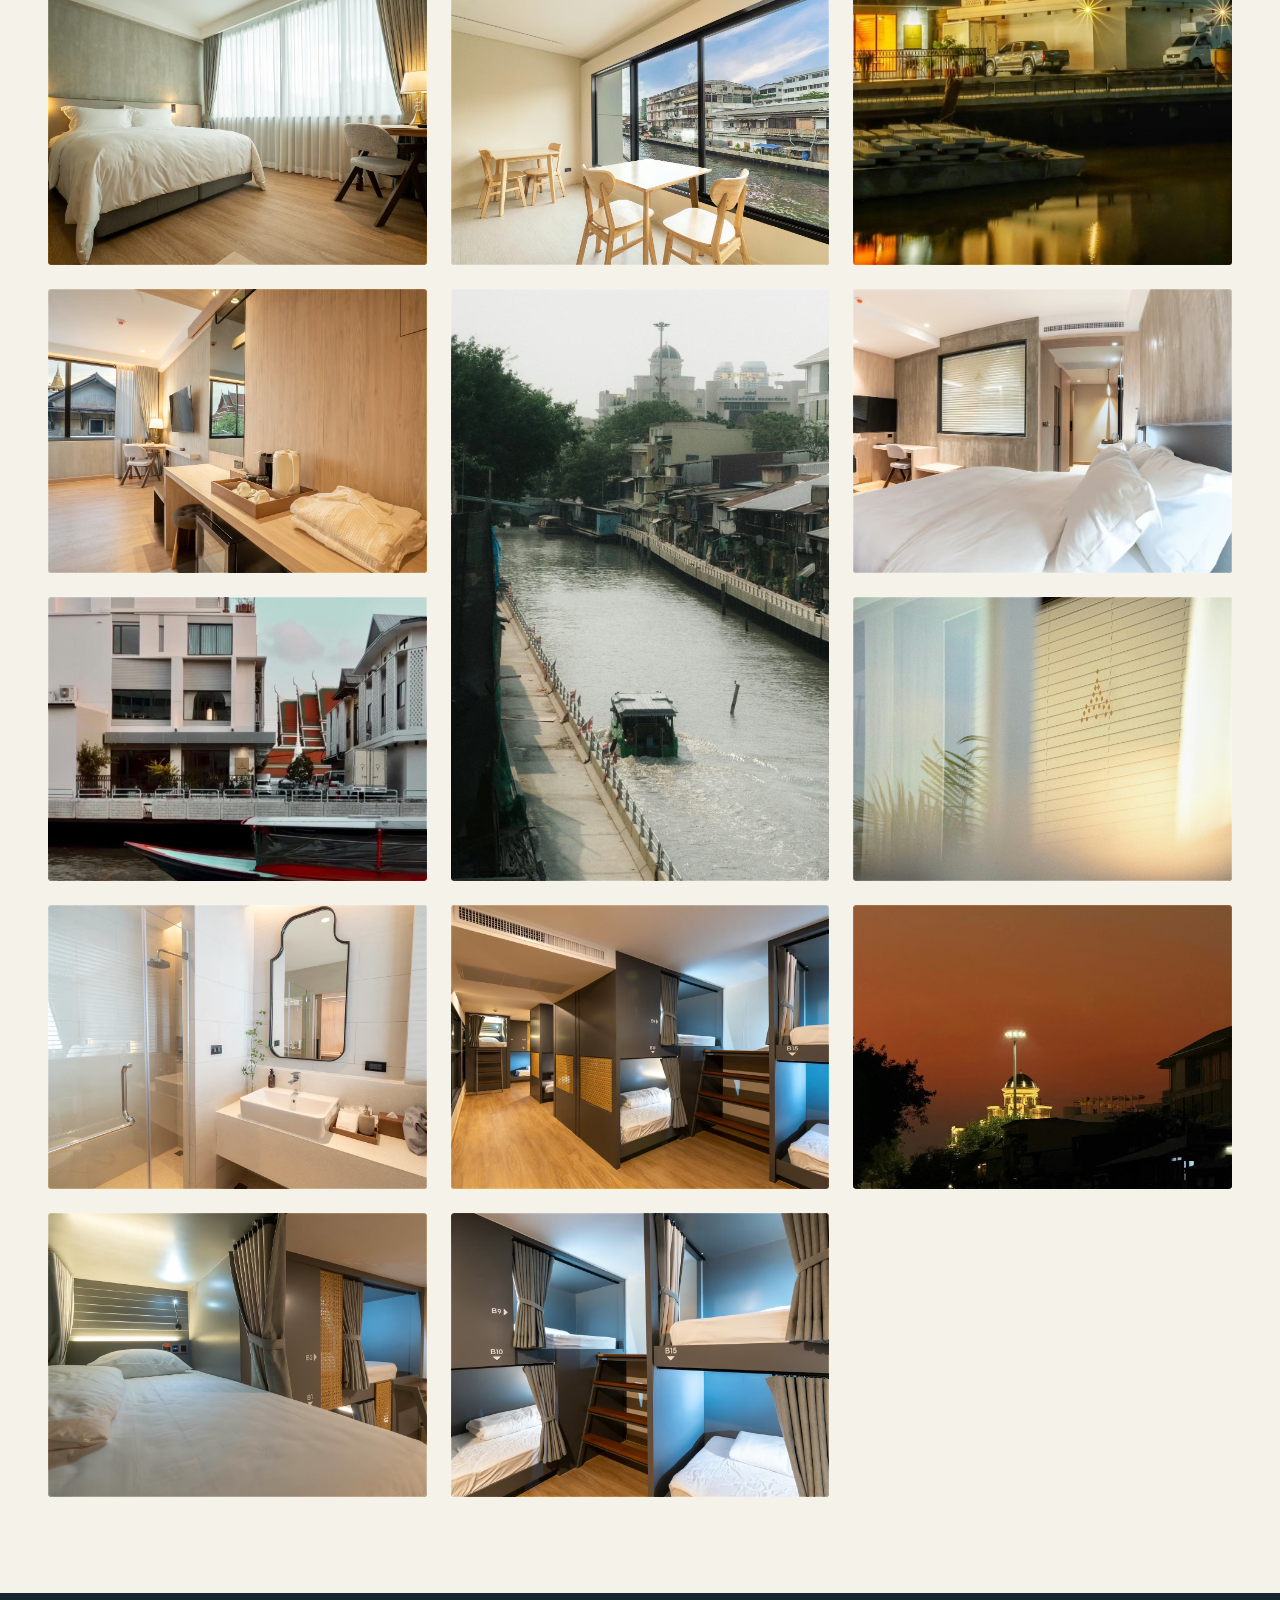
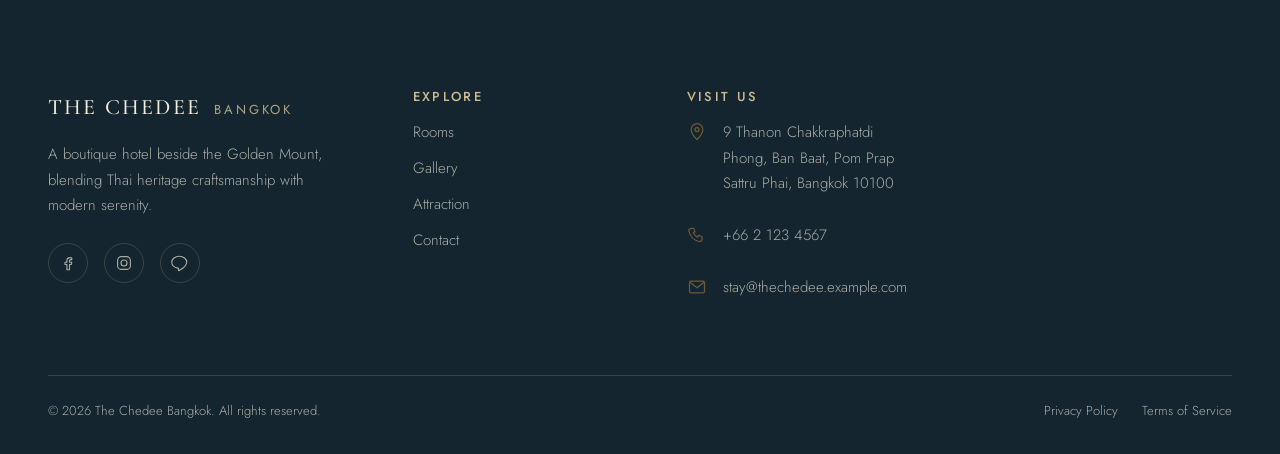
<file: gallery.html>
<!DOCTYPE html>
<html lang="en">
<head>
<meta charset="UTF-8">
<meta name="viewport" content="width=device-width, initial-scale=1">
<title>Gallery — The Chedee Bangkok</title>
<meta name="description" content="Photos of The Chedee's rooms and property, beside Wat Saket and the Golden Mount in Bangkok.">
<link rel="icon" href="data:image/svg+xml,%3Csvg xmlns='http://www.w3.org/2000/svg' viewBox='0 0 100 100'%3E%3Crect width='100' height='100' rx='20' fill='%2314252F'/%3E%3Cpath d='M30 78 L30 55 Q30 48 38 48 L62 48 Q70 48 70 55 L70 78 Z' fill='none' stroke='%238C7A52' stroke-width='4'/%3E%3Cline x1='50' y1='48' x2='50' y2='20' stroke='%238C7A52' stroke-width='4'/%3E%3Ccircle cx='50' cy='16' r='5' fill='%238C7A52'/%3E%3C/svg%3E">
<link rel="preconnect" href="https://fonts.googleapis.com">
<link rel="preconnect" href="https://fonts.gstatic.com" crossorigin>
<link rel="stylesheet" href="css/style.css?v=9">
<script src="js/main.js?v=3" defer></script>
</head>
<body>
<a class="skip-link" href="#main">Skip to main content</a>

<!-- Icon sprite (shared) -->
<svg style="display:none" aria-hidden="true">
  <symbol id="icon-close" viewBox="0 0 24 24" fill="none" stroke="currentColor" stroke-width="1.8" stroke-linecap="round"><path d="M5 5l14 14M19 5 5 19"/></symbol>
  <symbol id="icon-arrow-left" viewBox="0 0 24 24" fill="none" stroke="currentColor" stroke-width="1.8" stroke-linecap="round" stroke-linejoin="round"><path d="M15 5l-7 7 7 7"/></symbol>
  <symbol id="icon-arrow-right" viewBox="0 0 24 24" fill="none" stroke="currentColor" stroke-width="1.8" stroke-linecap="round" stroke-linejoin="round"><path d="M9 5l7 7-7 7"/></symbol>
  <symbol id="icon-facebook" viewBox="0 0 24 24" fill="none" stroke="currentColor" stroke-width="1.5" stroke-linecap="round" stroke-linejoin="round"><path d="M14 21v-7h2.5l.5-3H14V9c0-.9.3-1.5 1.7-1.5H17V5c-.3 0-1.3-.1-2.4-.1-2.4 0-4.1 1.5-4.1 4.2V11H8v3h2.5v7Z"/></symbol>
  <symbol id="icon-instagram" viewBox="0 0 24 24" fill="none" stroke="currentColor" stroke-width="1.5" stroke-linecap="round" stroke-linejoin="round"><rect x="3.5" y="3.5" width="17" height="17" rx="5"/><circle cx="12" cy="12" r="4"/><circle cx="17.2" cy="6.8" r=".6" fill="currentColor" stroke="none"/></symbol>
  <symbol id="icon-line" viewBox="0 0 24 24" fill="none" stroke="currentColor" stroke-width="1.5" stroke-linecap="round" stroke-linejoin="round"><path d="M21 11c0-4.4-4.5-8-10-8S1 6.6 1 11c0 3.9 3.6 7.2 8.4 7.9.5.1.8.4.7 1l-.2 1.5c-.1.5.3.9.8.6 2.7-1.4 5.9-3.4 7.5-5.2C20 14.5 21 12.9 21 11Z"/></symbol>
  <symbol id="icon-location" viewBox="0 0 24 24" fill="none" stroke="currentColor" stroke-width="1.5" stroke-linecap="round" stroke-linejoin="round"><path d="M12 21s7-6.5 7-12a7 7 0 0 0-14 0c0 5.5 7 12 7 12Z"/><circle cx="12" cy="9" r="2.4"/></symbol>
  <symbol id="icon-phone" viewBox="0 0 24 24" fill="none" stroke="currentColor" stroke-width="1.5" stroke-linecap="round" stroke-linejoin="round"><path d="M5 4h3.2l1.3 4-2 1.4a12 12 0 0 0 5.1 5.1l1.4-2 4 1.3V17c0 1.7-1.4 3-3.1 2.8A16 16 0 0 1 2.2 7.1 3 3 0 0 1 5 4Z"/></symbol>
  <symbol id="icon-mail" viewBox="0 0 24 24" fill="none" stroke="currentColor" stroke-width="1.5" stroke-linecap="round" stroke-linejoin="round"><rect x="3" y="5" width="18" height="14" rx="2"/><path d="m4 6.5 8 6.5 8-6.5"/></symbol>
</svg>

<header class="site-header" data-theme="dark">
  <div class="container nav-row">
    <a class="brand" href="index.html">The Chedee <small>Bangkok</small></a>
    <nav class="nav-links" aria-label="Primary">
      <a href="index.html">Home</a>
      <a href="rooms.html">Rooms</a>
      <a href="gallery.html" aria-current="page">Gallery</a>
      <a href="attraction.html">Attraction</a>
      <a href="contact.html">Contact</a>
    </nav>
    <div class="nav-cta">
      <a class="btn btn-gold btn-sm" href="https://book-directonline.com/properties/thechedeekrungthep?locale=en&from_widget=true&referrer=canvas&currency=THB">Book Now</a>
    </div>
    <button class="nav-toggle" aria-label="Toggle menu" aria-expanded="false" aria-controls="mobile-nav">
      <span></span><span></span><span></span>
    </button>
  </div>
</header>

<div class="mobile-nav" id="mobile-nav">
  <nav class="mobile-nav-inner" aria-label="Mobile">
    <a href="index.html">Home</a>
    <a href="rooms.html">Rooms</a>
    <a href="gallery.html" aria-current="page">Gallery</a>
    <a href="attraction.html">Attraction</a>
    <a href="contact.html">Contact</a>
    <a class="btn btn-gold mt-4" href="https://book-directonline.com/properties/thechedeekrungthep?locale=en&from_widget=true&referrer=canvas&currency=THB">Book Now</a>
  </nav>
</div>

<main id="main">

  <section class="page-hero has-photo" style="background-image:linear-gradient(180deg,rgba(10,22,29,.5) 0%,rgba(10,22,29,.62) 55%,rgba(10,22,29,.88) 100%),url('assets/images/hero-golden-mount-night.avif')">
    <div class="container page-hero-inner">
      <p class="eyebrow">Gallery</p>
      <h1>A Visual Tour</h1>
      <p>Rooms, interiors, and the Golden Mount itself — a look at The Chedee.</p>
      <div class="breadcrumb"><a href="index.html">Home</a><span>／</span><span>Gallery</span></div>
    </div>
  </section>

  <section class="section section--ivory">
    <div class="container">

      <div class="gallery-filters reveal">
        <button class="filter-btn is-active" data-filter="all">All</button>
        <button class="filter-btn" data-filter="rooms">Rooms</button>
        <button class="filter-btn" data-filter="interiors">Interiors</button>
        <button class="filter-btn" data-filter="exterior">Exterior &amp; Views</button>
      </div>

      <div class="gallery-grid">

        <div class="gallery-item tall" data-category="exterior" data-caption="The Chedee — the hotel's lattice facade in Old Bangkok">
          <div class="media-frame ratio-3x4"><img src="assets/images/facade-lattice.avif" alt="The Chedee's lattice-work facade seen from the street" loading="lazy" width="1050" height="1400"></div>
        </div>

        <div class="gallery-item" data-category="rooms" data-caption="Suite with Balcony — private balcony overlooking Wat Saket">
          <div class="media-frame ratio-4x3"><img src="assets/images/rooms/balcony/1.avif" alt="Suite with Balcony guest on the private balcony with Wat Saket in view" loading="lazy" width="1400" height="933"></div>
        </div>

        <div class="gallery-item" data-category="interiors" data-caption="The Chedee — lobby and lounge">
          <div class="media-frame ratio-4x3"><img src="assets/images/interior/lobby.avif" alt="The Chedee lobby lounge with reception desk and seating" loading="lazy" width="1600" height="1067"></div>
        </div>

        <div class="gallery-item tall" data-category="rooms" data-caption="The Chedee Suite — bedroom with window bench">
          <div class="media-frame ratio-3x4"><img src="assets/images/rooms/suite/1.avif" alt="The Chedee Suite bedroom with a window bench overlooking Old Bangkok" loading="lazy" width="1400" height="933"></div>
        </div>

        <div class="gallery-item" data-category="exterior" data-caption="Guest room balcony view of the Golden Mount by day">
          <div class="media-frame ratio-4x3"><img src="assets/images/location-balcony-view.avif" alt="Guest room balcony with a daytime view of the Golden Mount" loading="lazy" width="1800" height="1200"></div>
        </div>

        <div class="gallery-item" data-category="rooms" data-caption="Suite with Balcony — bedroom and Old Town rooftops">
          <div class="media-frame ratio-4x3"><img src="assets/images/overall/room-balcony-view.avif" alt="Suite with Balcony bedroom with a window overlooking Old Town temple rooftops" loading="lazy" width="1600" height="1066"></div>
        </div>

        <div class="gallery-item tall" data-category="interiors" data-caption="Interior staircase at The Chedee">
          <div class="media-frame ratio-3x4"><img src="assets/images/staircase.avif" alt="Interior staircase at The Chedee with pastel blue railings" loading="lazy" width="1600" height="1066"></div>
        </div>

        <div class="gallery-item" data-category="rooms" data-caption="Deluxe — bedroom with a Golden Mount view">
          <div class="media-frame ratio-4x3"><img src="assets/images/rooms/deluxe/1.avif" alt="Deluxe room bedroom with a view of the Golden Mount" loading="lazy" width="1400" height="933"></div>
        </div>

        <div class="gallery-item" data-category="exterior" data-caption="The Chedee after dark — corner elevation">
          <div class="media-frame ratio-4x3"><img src="assets/images/outside/facade-night-corner.avif" alt="The Chedee's illuminated corner facade at night" loading="lazy" width="1184" height="797"></div>
        </div>

        <div class="gallery-item" data-category="rooms" data-caption="Suite with Balcony — bedroom and floor-to-ceiling window">
          <div class="media-frame ratio-4x3"><img src="assets/images/rooms/balcony/2.avif" alt="Suite with Balcony bedroom with floor-to-ceiling window" loading="lazy" width="1400" height="934"></div>
        </div>

        <div class="gallery-item tall" data-category="exterior" data-caption="Wat Saket and the Golden Mount, illuminated at night">
          <div class="media-frame ratio-3x4"><img src="assets/images/outside/golden-mount-night.avif" alt="The illuminated Golden Mount of Wat Saket at night" loading="lazy" width="1200" height="1600"></div>
        </div>

        <div class="gallery-item" data-category="exterior" data-caption="View toward Wat Saket and the Golden Mount">
          <div class="media-frame ratio-4x3"><img src="assets/images/attraction-hero.avif" alt="Balcony view toward Wat Saket and the Golden Mount in daylight" loading="lazy" width="2000" height="1333"></div>
        </div>

        <div class="gallery-item" data-category="rooms" data-caption="The Chedee Suite — living area">
          <div class="media-frame ratio-4x3"><img src="assets/images/rooms/suite/2.avif" alt="The Chedee Suite living area with sofa and desk" loading="lazy" width="1400" height="934"></div>
        </div>

        <div class="gallery-item" data-category="interiors" data-caption="The Chedee — carved logo on the timber wall">
          <div class="media-frame ratio-4x3"><img src="assets/images/interior/logo-wall.avif" alt="The Chedee gold logo mounted on a timber feature wall" loading="lazy" width="1600" height="1067"></div>
        </div>

        <div class="gallery-item" data-category="rooms" data-caption="Hostel — four-berth pod room">
          <div class="media-frame ratio-4x3"><img src="assets/images/rooms/hostel/1.avif" alt="Hostel four-berth pod room with ambient blue lighting" loading="lazy" width="1400" height="934"></div>
        </div>

        <div class="gallery-item tall" data-category="exterior" data-caption="The Chedee's facade, illuminated at dusk">
          <div class="media-frame ratio-3x4"><img src="assets/images/outside/facade-night-front.avif" alt="The Chedee's front elevation lit at dusk" loading="lazy" width="1248" height="1560"></div>
        </div>

        <div class="gallery-item" data-category="rooms" data-caption="Superior room">
          <div class="media-frame ratio-4x3"><img src="assets/images/rooms/superior/1.avif" alt="Superior room, multiple views" loading="lazy" width="1400" height="1051"></div>
        </div>

        <div class="gallery-item" data-category="rooms" data-caption="Guest room with a temple-rooftop view">
          <div class="media-frame ratio-4x3"><img src="assets/images/overall/room-temple-view.avif" alt="Guest room bedroom with a window framing Old Town temple rooftops" loading="lazy" width="1600" height="1066"></div>
        </div>

        <div class="gallery-item tall" data-category="exterior" data-caption="Wat Saket and the Golden Mount from above at night">
          <div class="media-frame ratio-3x4"><img src="assets/images/attraction-hero-night.avif" alt="Aerial night view over Wat Saket and the illuminated Golden Mount" loading="lazy" width="1333" height="2000"></div>
        </div>

        <div class="gallery-item" data-category="rooms" data-caption="Deluxe — bed and desk">
          <div class="media-frame ratio-4x3"><img src="assets/images/rooms/deluxe/2.avif" alt="Deluxe room bed and writing desk" loading="lazy" width="1400" height="933"></div>
        </div>

        <div class="gallery-item" data-category="interiors" data-caption="Dining nook with a canal-side view">
          <div class="media-frame ratio-4x3"><img src="assets/images/overall/dining-canal.avif" alt="In-room dining table and chairs beside a window overlooking the canal" loading="lazy" width="1600" height="1067"></div>
        </div>

        <div class="gallery-item" data-category="rooms" data-caption="Suite with Balcony — desk and mini bar">
          <div class="media-frame ratio-4x3"><img src="assets/images/rooms/balcony/3.avif" alt="Suite with Balcony desk and mini bar area" loading="lazy" width="1400" height="934"></div>
        </div>

        <div class="gallery-item tall" data-category="exterior" data-caption="The Old Town canal on a quiet morning">
          <div class="media-frame ratio-3x4"><img src="assets/images/outside/canal-morning.avif" alt="The neighbourhood canal beside The Chedee on an overcast morning" loading="lazy" width="1280" height="1600"></div>
        </div>

        <div class="gallery-item" data-category="rooms" data-caption="The Chedee Suite — bed and desk nook">
          <div class="media-frame ratio-4x3"><img src="assets/images/rooms/suite/3.avif" alt="The Chedee Suite bed with desk nook" loading="lazy" width="1400" height="751"></div>
        </div>

        <div class="gallery-item" data-category="exterior" data-caption="A long-tail boat on the neighbourhood canal">
          <div class="media-frame ratio-4x3"><img src="assets/images/canal-longtail-day.avif" alt="A long-tail boat passing on the canal near The Chedee by day" loading="lazy" width="1600" height="1067"></div>
        </div>

        <div class="gallery-item" data-category="interiors" data-caption="Morning light through a Chedee-motif curtain">
          <div class="media-frame ratio-4x3"><img src="assets/images/interior/curtain-motif.avif" alt="Sunlight through a sheer curtain printed with The Chedee's chedi motif" loading="lazy" width="1600" height="1067"></div>
        </div>

        <div class="gallery-item" data-category="rooms" data-caption="Deluxe — bathroom">
          <div class="media-frame ratio-4x3"><img src="assets/images/rooms/deluxe/3.avif" alt="Deluxe room ensuite bathroom" loading="lazy" width="1400" height="934"></div>
        </div>

        <div class="gallery-item" data-category="rooms" data-caption="Hostel — dorm hallway">
          <div class="media-frame ratio-4x3"><img src="assets/images/rooms/hostel/2.avif" alt="Hostel dorm hallway with numbered sleeping pods" loading="lazy" width="1400" height="934"></div>
        </div>

        <div class="gallery-item" data-category="exterior" data-caption="The Old Town canal at dusk">
          <div class="media-frame ratio-4x3"><img src="assets/images/canal-dusk.avif" alt="Old Bangkok canal beside The Chedee at dusk" loading="lazy" width="1600" height="1067"></div>
        </div>

        <div class="gallery-item" data-category="rooms" data-caption="Hostel — single pod">
          <div class="media-frame ratio-4x3"><img src="assets/images/rooms/hostel/3.avif" alt="Single hostel pod with curtain and reading light" loading="lazy" width="1400" height="934"></div>
        </div>

        <div class="gallery-item" data-category="rooms" data-caption="Hostel — labeled pods with ladder access">
          <div class="media-frame ratio-4x3"><img src="assets/images/rooms/hostel/4.avif" alt="Labeled hostel pods with ladder access" loading="lazy" width="1400" height="934"></div>
        </div>

      </div>

    </div>
  </section>

</main>

<!-- Lightbox -->
<div class="lightbox" role="dialog" aria-modal="true" aria-label="Image viewer">
  <div class="lightbox-frame">
    <div class="lightbox-media"></div>
    <button class="lightbox-close" aria-label="Close viewer"><svg viewBox="0 0 24 24"><use href="#icon-close"/></svg></button>
    <button class="lightbox-prev" aria-label="Previous image"><svg viewBox="0 0 24 24"><use href="#icon-arrow-left"/></svg></button>
    <button class="lightbox-next" aria-label="Next image"><svg viewBox="0 0 24 24"><use href="#icon-arrow-right"/></svg></button>
    <div class="lightbox-caption"></div>
  </div>
</div>

<footer class="site-footer">
  <div class="container">
    <div class="footer-grid">
      <div class="footer-brand">
        <a class="brand" href="index.html" style="color:var(--color-on-ink)">The Chedee <small>Bangkok</small></a>
        <p>A boutique hotel beside the Golden Mount, blending Thai heritage craftsmanship with modern serenity.</p>
        <div class="footer-social">
          <a href="#" aria-label="The Chedee on Facebook"><svg><use href="#icon-facebook"/></svg></a>
          <a href="#" aria-label="The Chedee on Instagram"><svg><use href="#icon-instagram"/></svg></a>
          <a href="#" aria-label="Chat with The Chedee on LINE"><svg><use href="#icon-line"/></svg></a>
        </div>
      </div>
      <div class="footer-col">
        <h4>Explore</h4>
        <ul>
          <li><a href="rooms.html">Rooms</a></li>
          <li><a href="gallery.html">Gallery</a></li>
          <li><a href="attraction.html">Attraction</a></li>
          <li><a href="contact.html">Contact</a></li>
        </ul>
      </div>
      <div class="footer-col">
        <h4>Visit Us</h4>
        <ul class="info-list">
          <li><svg><use href="#icon-location"/></svg><span>9 Thanon Chakkraphatdi Phong, Ban Baat, Pom Prap Sattru Phai, Bangkok 10100</span></li>
          <li><svg><use href="#icon-phone"/></svg><span>+66 2 123 4567</span></li>
          <li><svg><use href="#icon-mail"/></svg><span>stay@thechedee.example.com</span></li>
        </ul>
      </div>
    </div>
    <div class="footer-bottom">
      <span>© <span id="year">2026</span> The Chedee Bangkok. All rights reserved.</span>
      <div class="footer-bottom-links">
        <a href="#">Privacy Policy</a>
        <a href="#">Terms of Service</a>
      </div>
    </div>
  </div>
</footer>

<button class="back-to-top" aria-label="Back to top">
  <svg viewBox="0 0 24 24" fill="none" stroke="currentColor" stroke-width="1.8" stroke-linecap="round" stroke-linejoin="round"><path d="M12 19V5M5 12l7-7 7 7"/></svg>
</button>

</body>
</html>
</file>
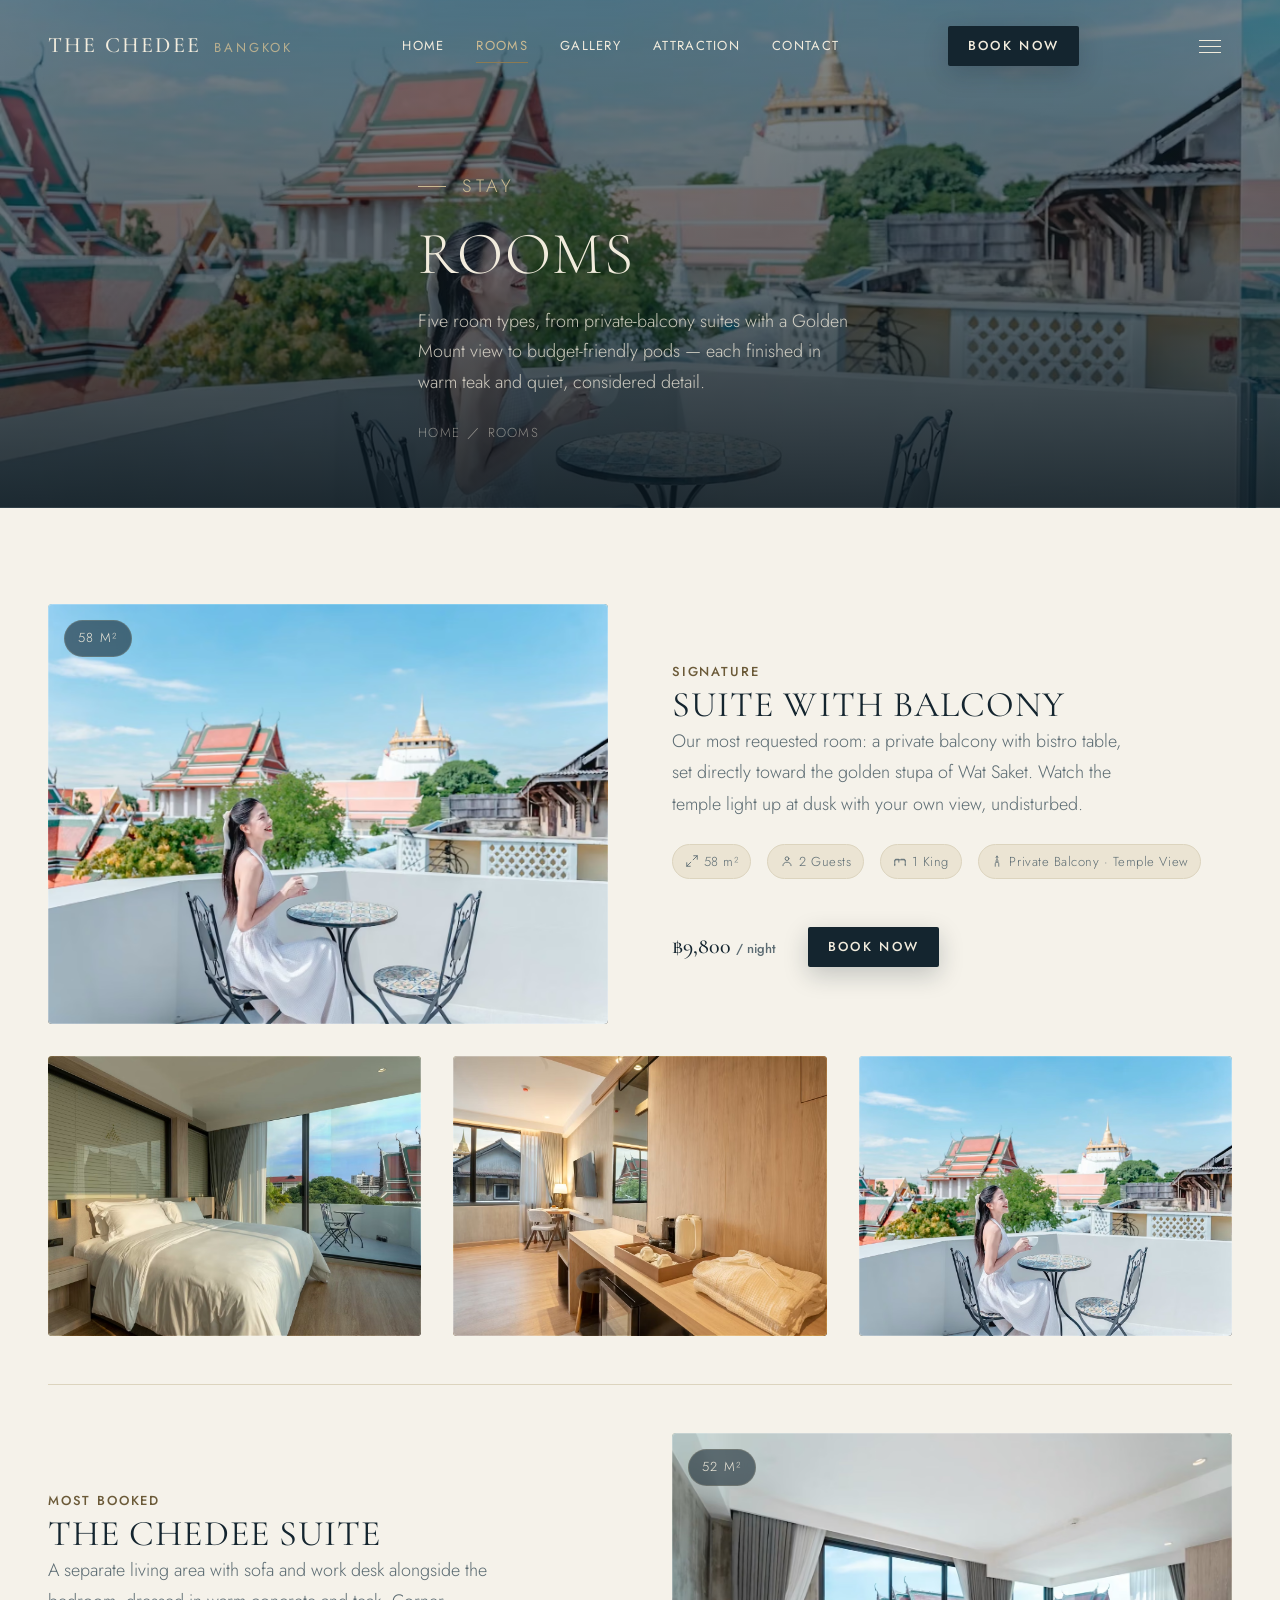
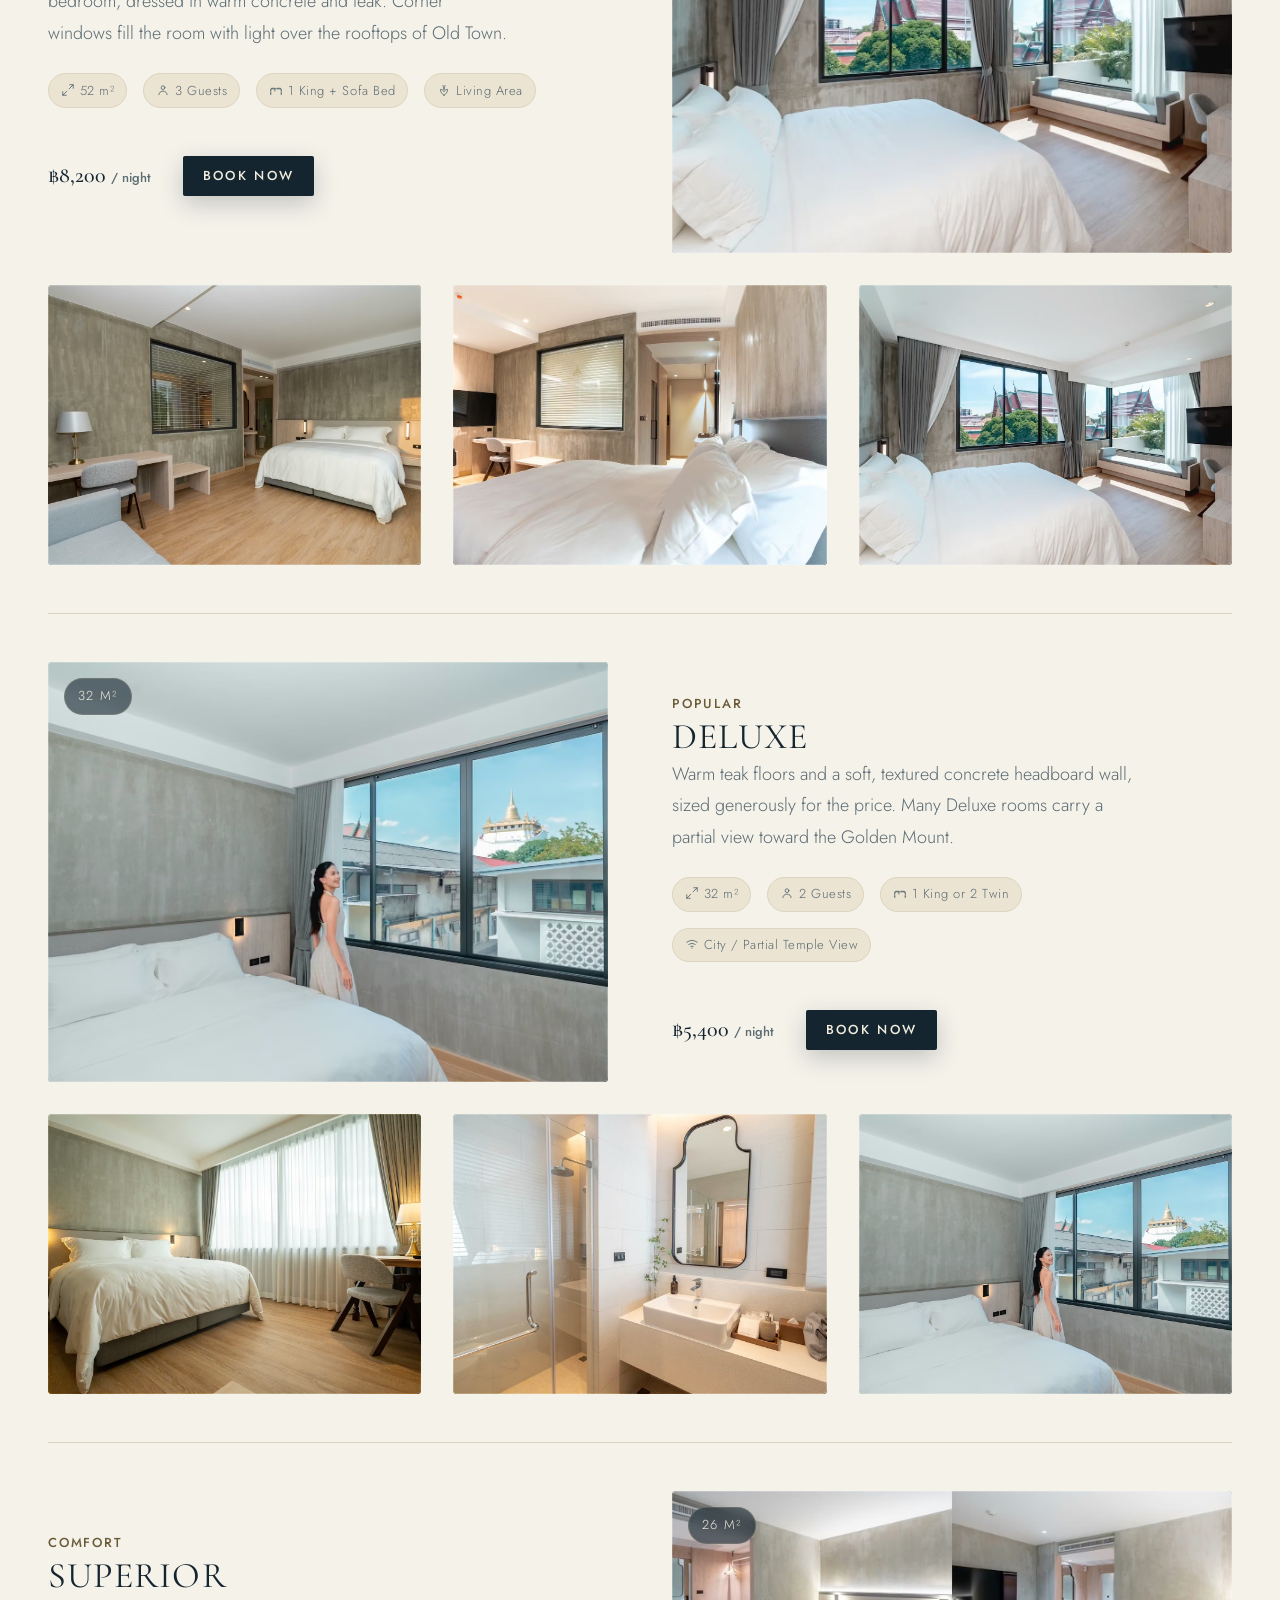
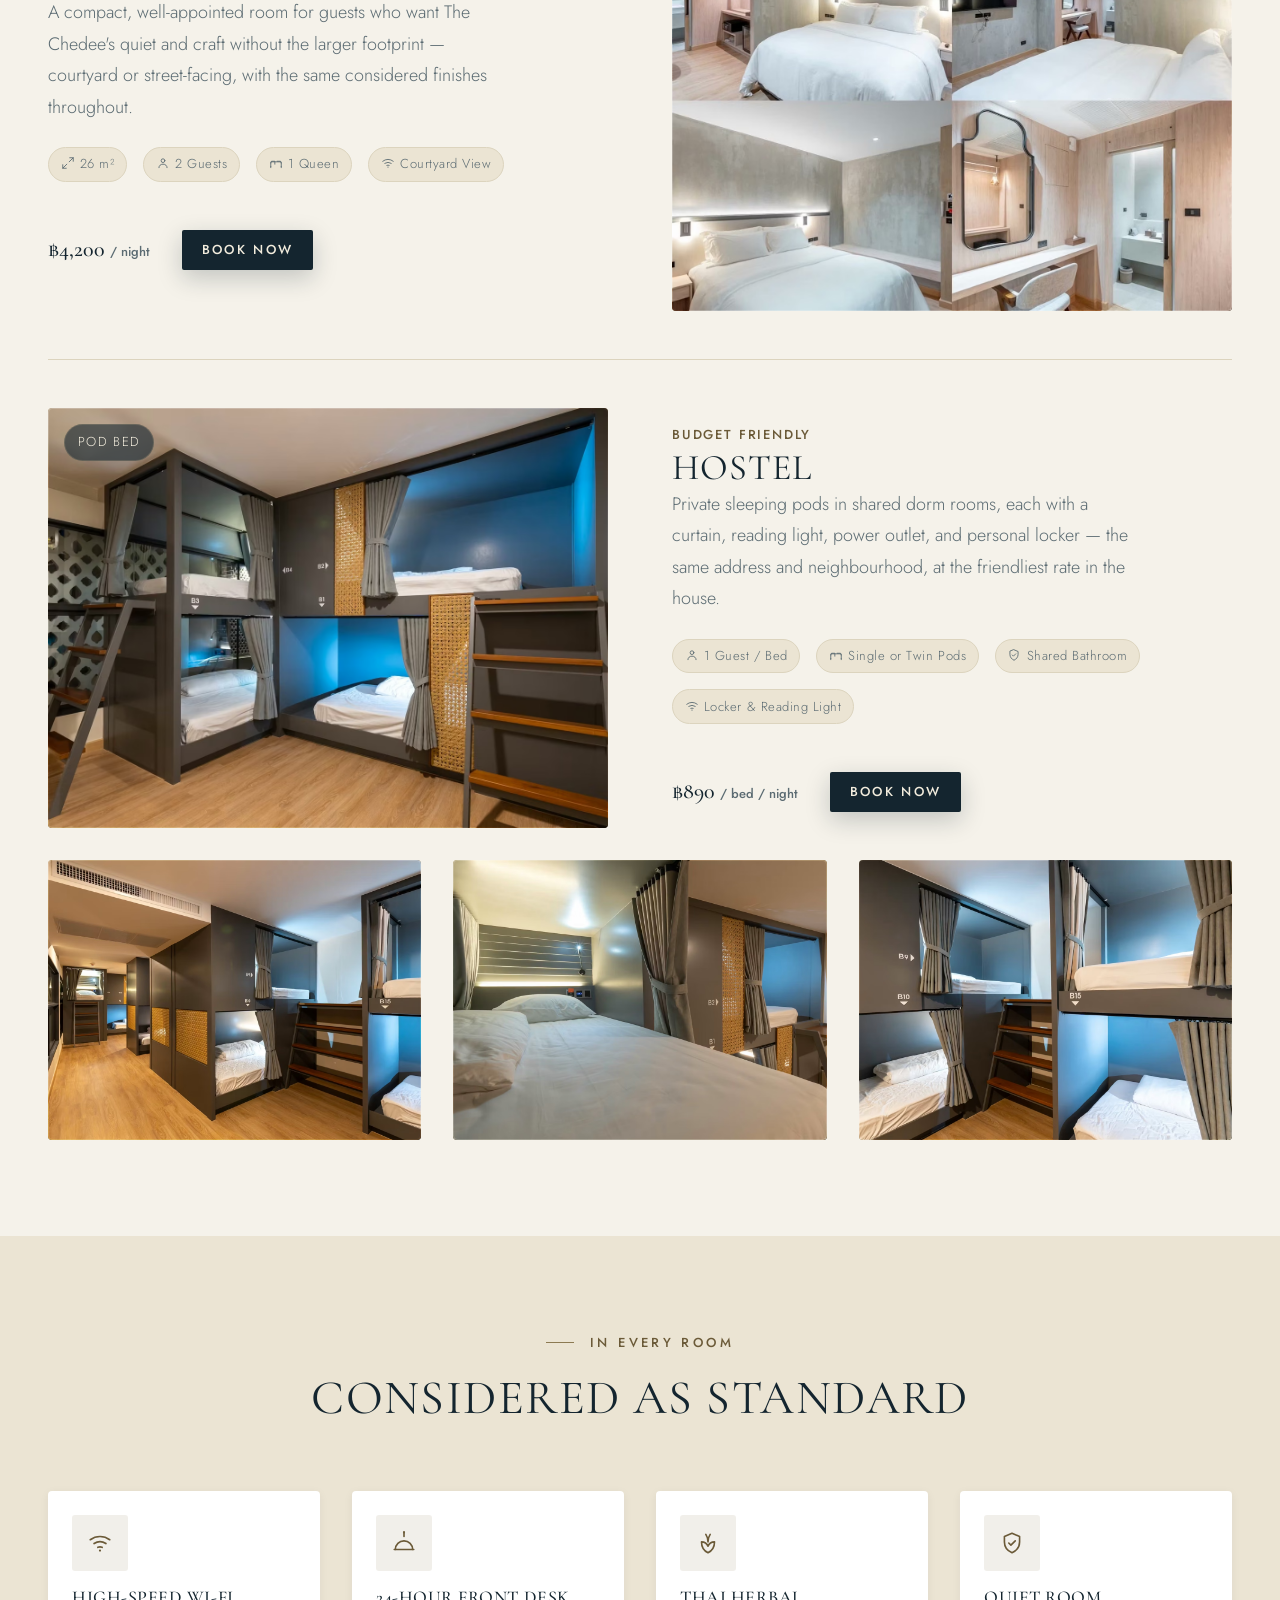
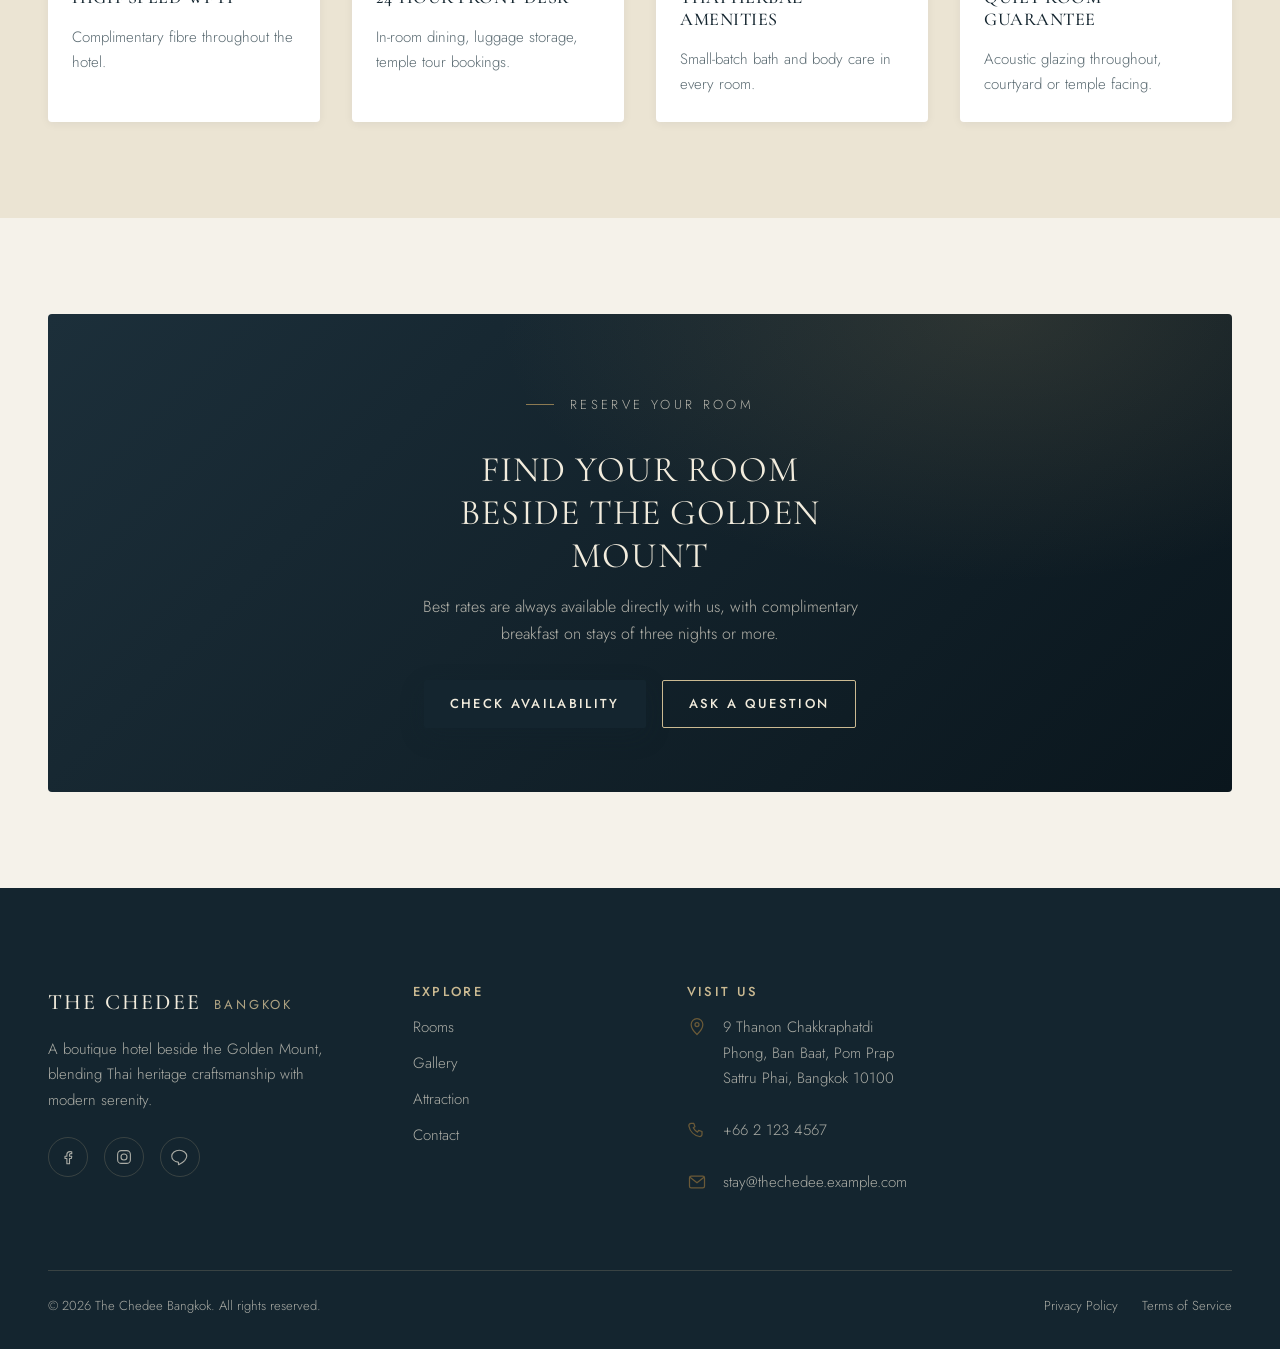
<file: rooms.html>
<!DOCTYPE html>
<html lang="en">
<head>
<meta charset="UTF-8">
<meta name="viewport" content="width=device-width, initial-scale=1">
<title>Rooms — The Chedee Bangkok</title>
<meta name="description" content="Suite with Balcony, Suite, Deluxe, Superior, and Hostel rooms at The Chedee, a boutique hotel beside the Golden Mount in Bangkok.">
<link rel="icon" href="data:image/svg+xml,%3Csvg xmlns='http://www.w3.org/2000/svg' viewBox='0 0 100 100'%3E%3Crect width='100' height='100' rx='20' fill='%2314252F'/%3E%3Cpath d='M30 78 L30 55 Q30 48 38 48 L62 48 Q70 48 70 55 L70 78 Z' fill='none' stroke='%238C7A52' stroke-width='4'/%3E%3Cline x1='50' y1='48' x2='50' y2='20' stroke='%238C7A52' stroke-width='4'/%3E%3Ccircle cx='50' cy='16' r='5' fill='%238C7A52'/%3E%3C/svg%3E">
<link rel="preconnect" href="https://fonts.googleapis.com">
<link rel="preconnect" href="https://fonts.gstatic.com" crossorigin>
<link rel="stylesheet" href="css/style.css?v=9">
<script src="js/main.js?v=3" defer></script>
</head>
<body>
<a class="skip-link" href="#main">Skip to main content</a>

<!-- Icon sprite (shared) -->
<svg style="display:none" aria-hidden="true">
  <symbol id="icon-lotus" viewBox="0 0 24 24" fill="none" stroke="currentColor" stroke-width="1.5" stroke-linecap="round" stroke-linejoin="round"><path d="M12 21c-4-2-6-6-6-10 3 0 5 1.5 6 4 1-2.5 3-4 6-4 0 4-2 8-6 10Z"/><path d="M12 11c0-4 2-7 2-7M12 11c0-4-2-7-2-7"/></symbol>
  <symbol id="icon-temple" viewBox="0 0 24 24" fill="none" stroke="currentColor" stroke-width="1.4" stroke-linecap="round" stroke-linejoin="round"><path d="M9 21v-4.5c0-1.4 1.1-2.5 2.5-2.5h1c1.4 0 2.5 1.1 2.5 2.5V21"/><path d="M10.5 14v-2.3c0-.8.7-1.7 1.5-2.3.8.6 1.5 1.5 1.5 2.3V14"/><path d="M12 9.4V4M12 4l-1.6 2M12 4l1.6 2"/><circle cx="12" cy="3" r=".6" fill="currentColor" stroke="none"/></symbol>
  <symbol id="icon-bed" viewBox="0 0 24 24" fill="none" stroke="currentColor" stroke-width="1.5" stroke-linecap="round" stroke-linejoin="round"><path d="M3 18v-6a2 2 0 0 1 2-2h14a2 2 0 0 1 2 2v6"/><path d="M3 18v2M21 18v2"/><path d="M3 12v-1a2 2 0 0 1 2-2h5v5"/><path d="M14 9h5a2 2 0 0 1 2 2v1"/></symbol>
  <symbol id="icon-size" viewBox="0 0 24 24" fill="none" stroke="currentColor" stroke-width="1.5" stroke-linecap="round" stroke-linejoin="round"><path d="M15 3h6v6M9 21H3v-6M21 3l-7 7M3 21l7-7"/></symbol>
  <symbol id="icon-guest" viewBox="0 0 24 24" fill="none" stroke="currentColor" stroke-width="1.5" stroke-linecap="round" stroke-linejoin="round"><circle cx="12" cy="8" r="3.2"/><path d="M5 20c0-3.5 3-6 7-6s7 2.5 7 6"/></symbol>
  <symbol id="icon-wifi" viewBox="0 0 24 24" fill="none" stroke="currentColor" stroke-width="1.5" stroke-linecap="round" stroke-linejoin="round"><path d="M3 9a15 15 0 0 1 18 0"/><path d="M6.5 12.5a10 10 0 0 1 11 0"/><path d="M10 16a5 5 0 0 1 4 0"/><circle cx="12" cy="19" r="1" fill="currentColor" stroke="none"/></symbol>
  <symbol id="icon-shield" viewBox="0 0 24 24" fill="none" stroke="currentColor" stroke-width="1.5" stroke-linecap="round" stroke-linejoin="round"><path d="M12 3l7 3v5c0 4.5-3 8.2-7 10-4-1.8-7-5.5-7-10V6Z"/><path d="M9 12l2 2 4-4"/></symbol>
  <symbol id="icon-concierge" viewBox="0 0 24 24" fill="none" stroke="currentColor" stroke-width="1.5" stroke-linecap="round" stroke-linejoin="round"><path d="M4 18a8 8 0 0 1 16 0"/><line x1="3" y1="18" x2="21" y2="18"/><line x1="12" y1="6" x2="12" y2="3"/><circle cx="12" cy="2" r="1" fill="currentColor" stroke="none"/></symbol>
  <symbol id="icon-location" viewBox="0 0 24 24" fill="none" stroke="currentColor" stroke-width="1.5" stroke-linecap="round" stroke-linejoin="round"><path d="M12 21s7-6.5 7-12a7 7 0 0 0-14 0c0 5.5 7 12 7 12Z"/><circle cx="12" cy="9" r="2.4"/></symbol>
  <symbol id="icon-phone" viewBox="0 0 24 24" fill="none" stroke="currentColor" stroke-width="1.5" stroke-linecap="round" stroke-linejoin="round"><path d="M5 4h3.2l1.3 4-2 1.4a12 12 0 0 0 5.1 5.1l1.4-2 4 1.3V17c0 1.7-1.4 3-3.1 2.8A16 16 0 0 1 2.2 7.1 3 3 0 0 1 5 4Z"/></symbol>
  <symbol id="icon-mail" viewBox="0 0 24 24" fill="none" stroke="currentColor" stroke-width="1.5" stroke-linecap="round" stroke-linejoin="round"><rect x="3" y="5" width="18" height="14" rx="2"/><path d="m4 6.5 8 6.5 8-6.5"/></symbol>
  <symbol id="icon-facebook" viewBox="0 0 24 24" fill="none" stroke="currentColor" stroke-width="1.5" stroke-linecap="round" stroke-linejoin="round"><path d="M14 21v-7h2.5l.5-3H14V9c0-.9.3-1.5 1.7-1.5H17V5c-.3 0-1.3-.1-2.4-.1-2.4 0-4.1 1.5-4.1 4.2V11H8v3h2.5v7Z"/></symbol>
  <symbol id="icon-instagram" viewBox="0 0 24 24" fill="none" stroke="currentColor" stroke-width="1.5" stroke-linecap="round" stroke-linejoin="round"><rect x="3.5" y="3.5" width="17" height="17" rx="5"/><circle cx="12" cy="12" r="4"/><circle cx="17.2" cy="6.8" r=".6" fill="currentColor" stroke="none"/></symbol>
  <symbol id="icon-line" viewBox="0 0 24 24" fill="none" stroke="currentColor" stroke-width="1.5" stroke-linecap="round" stroke-linejoin="round"><path d="M21 11c0-4.4-4.5-8-10-8S1 6.6 1 11c0 3.9 3.6 7.2 8.4 7.9.5.1.8.4.7 1l-.2 1.5c-.1.5.3.9.8.6 2.7-1.4 5.9-3.4 7.5-5.2C20 14.5 21 12.9 21 11Z"/></symbol>
  <symbol id="icon-arrow-left" viewBox="0 0 24 24" fill="none" stroke="currentColor" stroke-width="1.8" stroke-linecap="round" stroke-linejoin="round"><path d="M15 5l-7 7 7 7"/></symbol>
</svg>

<header class="site-header" data-theme="dark">
  <div class="container nav-row">
    <a class="brand" href="index.html">The Chedee <small>Bangkok</small></a>
    <nav class="nav-links" aria-label="Primary">
      <a href="index.html">Home</a>
      <a href="rooms.html" aria-current="page">Rooms</a>
      <a href="gallery.html">Gallery</a>
      <a href="attraction.html">Attraction</a>
      <a href="contact.html">Contact</a>
    </nav>
    <div class="nav-cta">
      <a class="btn btn-gold btn-sm" href="https://book-directonline.com/properties/thechedeekrungthep?locale=en&from_widget=true&referrer=canvas&currency=THB">Book Now</a>
    </div>
    <button class="nav-toggle" aria-label="Toggle menu" aria-expanded="false" aria-controls="mobile-nav">
      <span></span><span></span><span></span>
    </button>
  </div>
</header>

<div class="mobile-nav" id="mobile-nav">
  <nav class="mobile-nav-inner" aria-label="Mobile">
    <a href="index.html">Home</a>
    <a href="rooms.html" aria-current="page">Rooms</a>
    <a href="gallery.html">Gallery</a>
    <a href="attraction.html">Attraction</a>
    <a href="contact.html">Contact</a>
    <a class="btn btn-gold mt-4" href="https://book-directonline.com/properties/thechedeekrungthep?locale=en&from_widget=true&referrer=canvas&currency=THB">Book Now</a>
  </nav>
</div>

<main id="main">

  <section class="page-hero has-photo" style="background-image:linear-gradient(180deg,rgba(10,22,29,.5) 0%,rgba(10,22,29,.62) 55%,rgba(10,22,29,.88) 100%),url('assets/images/rooms/balcony/1.avif')">
    <div class="container page-hero-inner">
      <p class="eyebrow">Stay</p>
      <h1>Rooms</h1>
      <p>Five room types, from private-balcony suites with a Golden Mount view to budget-friendly pods — each finished in warm teak and quiet, considered detail.</p>
      <div class="breadcrumb"><a href="index.html">Home</a><span>／</span><span>Rooms</span></div>
    </div>
  </section>

  <section class="section section--ivory">
    <div class="container">

      <div class="feature-row">
        <div class="feature-media media-frame ratio-4x3 reveal">
          <img src="assets/images/rooms/balcony/1.avif" alt="Suite with Balcony guest enjoying coffee on the private balcony with a full view of Wat Saket and the Golden Mount" loading="lazy" width="1400" height="933">
          <span class="media-tag">58 m²</span>
        </div>
        <div class="feature-copy reveal">
          <p class="card-eyebrow">Signature</p>
          <h2 class="section-title" style="font-size:var(--fs-2xl)">Suite with Balcony</h2>
          <p class="section-lede">Our most requested room: a private balcony with bistro table, set directly toward the golden stupa of Wat Saket. Watch the temple light up at dusk with your own view, undisturbed.</p>
          <ul class="badge-row mt-3" style="list-style:none;padding:0">
            <li class="tag"><svg style="width:14px;height:14px;display:inline;vertical-align:-2px;margin-right:.4em"><use href="#icon-size"/></svg>58 m²</li>
            <li class="tag"><svg style="width:14px;height:14px;display:inline;vertical-align:-2px;margin-right:.4em"><use href="#icon-guest"/></svg>2 Guests</li>
            <li class="tag"><svg style="width:14px;height:14px;display:inline;vertical-align:-2px;margin-right:.4em"><use href="#icon-bed"/></svg>1 King</li>
            <li class="tag"><svg style="width:14px;height:14px;display:inline;vertical-align:-2px;margin-right:.4em"><use href="#icon-temple"/></svg>Private Balcony · Temple View</li>
          </ul>
          <div class="card-foot" style="border:0;padding-top:var(--space-3);justify-content:flex-start;gap:var(--space-4)">
            <span class="price">฿9,800 <span>/ night</span></span>
            <a class="btn btn-gold btn-sm" href="https://book-directonline.com/properties/thechedeekrungthep?locale=en&from_widget=true&referrer=canvas&currency=THB">Book Now</a>
          </div>
        </div>
      </div>

      <div class="grid grid-3 mt-4 reveal-stagger">
        <div class="media-frame ratio-4x3 reveal">
          <img src="assets/images/rooms/balcony/2.avif" alt="Suite with Balcony bedroom with floor-to-ceiling window opening onto the private balcony" loading="lazy" width="1400" height="934">
        </div>
        <div class="media-frame ratio-4x3 reveal">
          <img src="assets/images/rooms/balcony/3.avif" alt="Suite with Balcony work desk and mini bar with a temple view through the window" loading="lazy" width="1400" height="934">
        </div>
        <div class="media-frame ratio-4x3 reveal">
          <img src="assets/images/rooms/balcony/1.avif" alt="Bistro table and chairs on the private balcony overlooking Wat Saket" loading="lazy" width="1400" height="933">
        </div>
      </div>

      <hr class="rule">

      <div class="feature-row reverse">
        <div class="feature-media media-frame ratio-4x3 reveal">
          <img src="assets/images/rooms/suite/1.avif" alt="The Chedee Suite bedroom with a window bench and views over Old Bangkok's temple rooftops" loading="lazy" width="1400" height="933">
          <span class="media-tag">52 m²</span>
        </div>
        <div class="feature-copy reveal">
          <p class="card-eyebrow">Most Booked</p>
          <h2 class="section-title" style="font-size:var(--fs-2xl)">The Chedee Suite</h2>
          <p class="section-lede">A separate living area with sofa and work desk alongside the bedroom, dressed in warm concrete and teak. Corner windows fill the room with light over the rooftops of Old Town.</p>
          <ul class="badge-row mt-3" style="list-style:none;padding:0">
            <li class="tag"><svg style="width:14px;height:14px;display:inline;vertical-align:-2px;margin-right:.4em"><use href="#icon-size"/></svg>52 m²</li>
            <li class="tag"><svg style="width:14px;height:14px;display:inline;vertical-align:-2px;margin-right:.4em"><use href="#icon-guest"/></svg>3 Guests</li>
            <li class="tag"><svg style="width:14px;height:14px;display:inline;vertical-align:-2px;margin-right:.4em"><use href="#icon-bed"/></svg>1 King + Sofa Bed</li>
            <li class="tag"><svg style="width:14px;height:14px;display:inline;vertical-align:-2px;margin-right:.4em"><use href="#icon-lotus"/></svg>Living Area</li>
          </ul>
          <div class="card-foot" style="border:0;padding-top:var(--space-3);justify-content:flex-start;gap:var(--space-4)">
            <span class="price">฿8,200 <span>/ night</span></span>
            <a class="btn btn-gold btn-sm" href="https://book-directonline.com/properties/thechedeekrungthep?locale=en&from_widget=true&referrer=canvas&currency=THB">Book Now</a>
          </div>
        </div>
      </div>

      <div class="grid grid-3 mt-4 reveal-stagger">
        <div class="media-frame ratio-4x3 reveal">
          <img src="assets/images/rooms/suite/2.avif" alt="The Chedee Suite living area with sofa, desk, and television" loading="lazy" width="1400" height="934">
        </div>
        <div class="media-frame ratio-4x3 reveal">
          <img src="assets/images/rooms/suite/3.avif" alt="The Chedee Suite bed with desk nook in the background" loading="lazy" width="1400" height="751">
        </div>
        <div class="media-frame ratio-4x3 reveal">
          <img src="assets/images/rooms/suite/1.avif" alt="The Chedee Suite window bench seat overlooking the temple rooftops" loading="lazy" width="1400" height="933">
        </div>
      </div>

      <hr class="rule">

      <div class="feature-row">
        <div class="feature-media media-frame ratio-4x3 reveal">
          <img src="assets/images/rooms/deluxe/1.avif" alt="Deluxe room bedroom with a view of the Golden Mount through a large window" loading="lazy" width="1400" height="933">
          <span class="media-tag">32 m²</span>
        </div>
        <div class="feature-copy reveal">
          <p class="card-eyebrow">Popular</p>
          <h2 class="section-title" style="font-size:var(--fs-2xl)">Deluxe</h2>
          <p class="section-lede">Warm teak floors and a soft, textured concrete headboard wall, sized generously for the price. Many Deluxe rooms carry a partial view toward the Golden Mount.</p>
          <ul class="badge-row mt-3" style="list-style:none;padding:0">
            <li class="tag"><svg style="width:14px;height:14px;display:inline;vertical-align:-2px;margin-right:.4em"><use href="#icon-size"/></svg>32 m²</li>
            <li class="tag"><svg style="width:14px;height:14px;display:inline;vertical-align:-2px;margin-right:.4em"><use href="#icon-guest"/></svg>2 Guests</li>
            <li class="tag"><svg style="width:14px;height:14px;display:inline;vertical-align:-2px;margin-right:.4em"><use href="#icon-bed"/></svg>1 King or 2 Twin</li>
            <li class="tag"><svg style="width:14px;height:14px;display:inline;vertical-align:-2px;margin-right:.4em"><use href="#icon-wifi"/></svg>City / Partial Temple View</li>
          </ul>
          <div class="card-foot" style="border:0;padding-top:var(--space-3);justify-content:flex-start;gap:var(--space-4)">
            <span class="price">฿5,400 <span>/ night</span></span>
            <a class="btn btn-gold btn-sm" href="https://book-directonline.com/properties/thechedeekrungthep?locale=en&from_widget=true&referrer=canvas&currency=THB">Book Now</a>
          </div>
        </div>
      </div>

      <div class="grid grid-3 mt-4 reveal-stagger">
        <div class="media-frame ratio-4x3 reveal">
          <img src="assets/images/rooms/deluxe/2.avif" alt="Deluxe room bed with reading lights and a writing desk" loading="lazy" width="1400" height="933">
        </div>
        <div class="media-frame ratio-4x3 reveal">
          <img src="assets/images/rooms/deluxe/3.avif" alt="Deluxe room ensuite bathroom with rainfall shower" loading="lazy" width="1400" height="934">
        </div>
        <div class="media-frame ratio-4x3 reveal">
          <img src="assets/images/rooms/deluxe/1.avif" alt="Deluxe room window seat with a view toward the Golden Mount" loading="lazy" width="1400" height="933">
        </div>
      </div>

      <hr class="rule">

      <div class="feature-row reverse">
        <div class="feature-media media-frame ratio-4x3 reveal">
          <img src="assets/images/rooms/superior/1.avif" alt="Superior room views: bed, television and desk area, second bed angle, and vanity mirror with ensuite" loading="lazy" width="1400" height="1051">
          <span class="media-tag">26 m²</span>
        </div>
        <div class="feature-copy reveal">
          <p class="card-eyebrow">Comfort</p>
          <h2 class="section-title" style="font-size:var(--fs-2xl)">Superior</h2>
          <p class="section-lede">A compact, well-appointed room for guests who want The Chedee's quiet and craft without the larger footprint — courtyard or street-facing, with the same considered finishes throughout.</p>
          <ul class="badge-row mt-3" style="list-style:none;padding:0">
            <li class="tag"><svg style="width:14px;height:14px;display:inline;vertical-align:-2px;margin-right:.4em"><use href="#icon-size"/></svg>26 m²</li>
            <li class="tag"><svg style="width:14px;height:14px;display:inline;vertical-align:-2px;margin-right:.4em"><use href="#icon-guest"/></svg>2 Guests</li>
            <li class="tag"><svg style="width:14px;height:14px;display:inline;vertical-align:-2px;margin-right:.4em"><use href="#icon-bed"/></svg>1 Queen</li>
            <li class="tag"><svg style="width:14px;height:14px;display:inline;vertical-align:-2px;margin-right:.4em"><use href="#icon-wifi"/></svg>Courtyard View</li>
          </ul>
          <div class="card-foot" style="border:0;padding-top:var(--space-3);justify-content:flex-start;gap:var(--space-4)">
            <span class="price">฿4,200 <span>/ night</span></span>
            <a class="btn btn-gold btn-sm" href="https://book-directonline.com/properties/thechedeekrungthep?locale=en&from_widget=true&referrer=canvas&currency=THB">Book Now</a>
          </div>
        </div>
      </div>

      <hr class="rule">

      <div class="feature-row">
        <div class="feature-media media-frame ratio-4x3 reveal">
          <img src="assets/images/rooms/hostel/1.avif" alt="Four-berth hostel pod room with ambient blue lighting and curtained privacy" loading="lazy" width="1400" height="934">
          <span class="media-tag">Pod Bed</span>
        </div>
        <div class="feature-copy reveal">
          <p class="card-eyebrow">Budget Friendly</p>
          <h2 class="section-title" style="font-size:var(--fs-2xl)">Hostel</h2>
          <p class="section-lede">Private sleeping pods in shared dorm rooms, each with a curtain, reading light, power outlet, and personal locker — the same address and neighbourhood, at the friendliest rate in the house.</p>
          <ul class="badge-row mt-3" style="list-style:none;padding:0">
            <li class="tag"><svg style="width:14px;height:14px;display:inline;vertical-align:-2px;margin-right:.4em"><use href="#icon-guest"/></svg>1 Guest / Bed</li>
            <li class="tag"><svg style="width:14px;height:14px;display:inline;vertical-align:-2px;margin-right:.4em"><use href="#icon-bed"/></svg>Single or Twin Pods</li>
            <li class="tag"><svg style="width:14px;height:14px;display:inline;vertical-align:-2px;margin-right:.4em"><use href="#icon-shield"/></svg>Shared Bathroom</li>
            <li class="tag"><svg style="width:14px;height:14px;display:inline;vertical-align:-2px;margin-right:.4em"><use href="#icon-wifi"/></svg>Locker &amp; Reading Light</li>
          </ul>
          <div class="card-foot" style="border:0;padding-top:var(--space-3);justify-content:flex-start;gap:var(--space-4)">
            <span class="price">฿890 <span>/ bed / night</span></span>
            <a class="btn btn-gold btn-sm" href="https://book-directonline.com/properties/thechedeekrungthep?locale=en&from_widget=true&referrer=canvas&currency=THB">Book Now</a>
          </div>
        </div>
      </div>

      <div class="grid grid-3 mt-4 reveal-stagger">
        <div class="media-frame ratio-4x3 reveal">
          <img src="assets/images/rooms/hostel/2.avif" alt="Hostel dorm hallway with rows of numbered sleeping pods" loading="lazy" width="1400" height="934">
        </div>
        <div class="media-frame ratio-4x3 reveal">
          <img src="assets/images/rooms/hostel/3.avif" alt="Single hostel pod with curtain drawn back and reading light" loading="lazy" width="1400" height="934">
        </div>
        <div class="media-frame ratio-4x3 reveal">
          <img src="assets/images/rooms/hostel/4.avif" alt="Labeled hostel pods with ladder access to the upper berths" loading="lazy" width="1400" height="934">
        </div>
      </div>

    </div>
  </section>

  <!-- SHARED AMENITIES -->
  <section class="section section--cream">
    <div class="container">
      <div class="section-head center reveal">
        <p class="eyebrow mx-auto">In Every Room</p>
        <h2 class="section-title">Considered as Standard</h2>
      </div>
      <div class="grid grid-4 reveal-stagger">
        <div class="amenity reveal">
          <div class="icon-tile"><svg><use href="#icon-wifi"/></svg></div>
          <h3>High-Speed Wi-Fi</h3>
          <p>Complimentary fibre throughout the hotel.</p>
        </div>
        <div class="amenity reveal">
          <div class="icon-tile"><svg><use href="#icon-concierge"/></svg></div>
          <h3>24-Hour Front Desk</h3>
          <p>In-room dining, luggage storage, temple tour bookings.</p>
        </div>
        <div class="amenity reveal">
          <div class="icon-tile"><svg><use href="#icon-lotus"/></svg></div>
          <h3>Thai Herbal Amenities</h3>
          <p>Small-batch bath and body care in every room.</p>
        </div>
        <div class="amenity reveal">
          <div class="icon-tile"><svg><use href="#icon-shield"/></svg></div>
          <h3>Quiet Room Guarantee</h3>
          <p>Acoustic glazing throughout, courtyard or temple facing.</p>
        </div>
      </div>
    </div>
  </section>

  <!-- CTA -->
  <section class="section">
    <div class="container">
      <div class="cta-banner reveal">
        <p class="eyebrow mx-auto">Reserve Your Room</p>
        <h2>Find Your Room Beside the Golden Mount</h2>
        <p>Best rates are always available directly with us, with complimentary breakfast on stays of three nights or more.</p>
        <div class="cta-actions">
          <a class="btn btn-gold" href="https://book-directonline.com/properties/thechedeekrungthep?locale=en&from_widget=true&referrer=canvas&currency=THB">Check Availability</a>
          <a class="btn btn-outline" href="contact.html">Ask a Question</a>
        </div>
      </div>
    </div>
  </section>

</main>

<footer class="site-footer">
  <div class="container">
    <div class="footer-grid">
      <div class="footer-brand">
        <a class="brand" href="index.html" style="color:var(--color-on-ink)">The Chedee <small>Bangkok</small></a>
        <p>A boutique hotel beside the Golden Mount, blending Thai heritage craftsmanship with modern serenity.</p>
        <div class="footer-social">
          <a href="#" aria-label="The Chedee on Facebook"><svg><use href="#icon-facebook"/></svg></a>
          <a href="#" aria-label="The Chedee on Instagram"><svg><use href="#icon-instagram"/></svg></a>
          <a href="#" aria-label="Chat with The Chedee on LINE"><svg><use href="#icon-line"/></svg></a>
        </div>
      </div>
      <div class="footer-col">
        <h4>Explore</h4>
        <ul>
          <li><a href="rooms.html">Rooms</a></li>
          <li><a href="gallery.html">Gallery</a></li>
          <li><a href="attraction.html">Attraction</a></li>
          <li><a href="contact.html">Contact</a></li>
        </ul>
      </div>
      <div class="footer-col">
        <h4>Visit Us</h4>
        <ul class="info-list">
          <li><svg><use href="#icon-location"/></svg><span>9 Thanon Chakkraphatdi Phong, Ban Baat, Pom Prap Sattru Phai, Bangkok 10100</span></li>
          <li><svg><use href="#icon-phone"/></svg><span>+66 2 123 4567</span></li>
          <li><svg><use href="#icon-mail"/></svg><span>stay@thechedee.example.com</span></li>
        </ul>
      </div>
    </div>
    <div class="footer-bottom">
      <span>© <span id="year">2026</span> The Chedee Bangkok. All rights reserved.</span>
      <div class="footer-bottom-links">
        <a href="#">Privacy Policy</a>
        <a href="#">Terms of Service</a>
      </div>
    </div>
  </div>
</footer>

<button class="back-to-top" aria-label="Back to top">
  <svg viewBox="0 0 24 24" fill="none" stroke="currentColor" stroke-width="1.8" stroke-linecap="round" stroke-linejoin="round"><path d="M12 19V5M5 12l7-7 7 7"/></svg>
</button>

</body>
</html>
</file>
<file: css/style.css>
/* ==========================================================================
   The Chedee — Design System
   Old-world luxury: deep navy ink + muted brass, warm ivory, thin uppercase serif.
   ========================================================================== */

@import url('https://fonts.googleapis.com/css2?family=Cormorant+Garamond:ital,wght@0,300;0,400;0,500;0,600;1,400;1,500&family=Jost:wght@300;400;500;600&family=Noto+Serif+Thai:wght@300;400;500&family=Noto+Sans+Thai:wght@300;400;500&display=swap');

:root{
  /* ---- Color tokens ---- */
  --color-ink:        #14252F;   /* deep navy — primary text / dark surfaces / button fill */
  --color-ink-2:       #0A161D;  /* deepest navy for gradients */
  --color-ink-soft:    #5B6B72;  /* secondary text on light (desaturated slate) */
  --color-ivory:       #F5F2EA;  /* page background — warm off-white */
  --color-cream:       #EBE4D3;  /* alt section background — warm taupe */
  --color-surface:     #FFFFFF;  /* card surface */
  --color-surface-ink: #1B2E38;  /* dark card surface */

  --color-gold:        #8C7A52;  /* muted brass accent */
  --color-gold-light:  #CBBA92;
  --color-gold-deep:   #6B5A38;
  --color-gold-mist:   rgba(140,122,82,0.12);

  --color-terracotta:  #93493A;  /* rare secondary accent */
  --color-jade:        #3E5245;  /* deep muted green (success) */

  --color-border:      #DCD4BE;
  --color-border-dark: rgba(203,186,146,0.2);
  --color-destructive: #A8462B;
  --color-ring:        #6B5A38;

  --color-on-gold:     #F5F2EA;
  --color-on-ink:      #F2ECDD;

  /* ---- Typography ---- */
  --font-display: 'Cormorant Garamond', 'Noto Serif Thai', serif;
  --font-body: 'Jost', 'Noto Sans Thai', -apple-system, BlinkMacSystemFont, sans-serif;

  --fs-xs:   0.8125rem;
  --fs-sm:   0.9375rem;
  --fs-base: 1rem;
  --fs-md:   1.125rem;
  --fs-lg:   1.375rem;
  --fs-xl:   1.75rem;
  --fs-2xl:  2.25rem;
  --fs-3xl:  3rem;
  --fs-4xl:  3.75rem;
  --fs-5xl:  4.75rem;

  /* ---- Spacing scale (8px rhythm) ---- */
  --space-1: 0.5rem;   /* 8 */
  --space-2: 1rem;     /* 16 */
  --space-3: 1.5rem;   /* 24 */
  --space-4: 2rem;     /* 32 */
  --space-5: 3rem;     /* 48 */
  --space-6: 4rem;     /* 64 */
  --space-7: 6rem;     /* 96 */
  --space-8: 8rem;     /* 128 */

  /* ---- Layout ---- */
  --container-max: 1280px;
  --container-pad: clamp(1.25rem, 4vw, 3rem);
  --radius-sm: 2px;
  --radius-md: 3px;
  --radius-lg: 4px;
  --radius-pill: 999px;

  /* ---- Motion ---- */
  --ease-out: cubic-bezier(0.16, 1, 0.3, 1);
  --ease-in-out: cubic-bezier(0.65, 0, 0.35, 1);
  --dur-fast: 200ms;
  --dur-base: 350ms;
  --dur-slow: 600ms;

  /* ---- Elevation ---- */
  --shadow-sm: 0 2px 10px rgba(20,37,47,0.06);
  --shadow-md: 0 12px 32px rgba(20,37,47,0.10);
  --shadow-lg: 0 24px 64px rgba(20,37,47,0.16);
  --shadow-gold: 0 8px 24px rgba(20,37,47,0.22);

  --z-header: 100;
  --z-overlay: 500;
  --z-modal: 1000;
  --z-toast: 1100;
}

/* ==========================================================================
   Reset & base
   ========================================================================== */

*, *::before, *::after{ box-sizing: border-box; }
html{
  scroll-behavior: smooth;
  -webkit-text-size-adjust: 100%;
}
@media (prefers-reduced-motion: reduce){
  html{ scroll-behavior: auto; }
  *, *::before, *::after{
    animation-duration: 0.01ms !important;
    animation-iteration-count: 1 !important;
    transition-duration: 0.01ms !important;
    scroll-behavior: auto !important;
  }
}

body{
  margin: 0;
  min-height: 100dvh;
  background: var(--color-ivory);
  color: var(--color-ink);
  font-family: var(--font-body);
  font-weight: 300;
  font-size: var(--fs-base);
  line-height: 1.7;
  -webkit-font-smoothing: antialiased;
  overflow-x: hidden;
}

img, svg{ display: block; max-width: 100%; }
img{ height: auto; }

a{ color: inherit; text-decoration: none; }
button{ font: inherit; color: inherit; background: none; border: 0; cursor: pointer; }
ul, ol{ margin: 0; padding: 0; list-style: none; }
h1,h2,h3,h4,p,figure{ margin: 0; }

input, textarea, select{
  font: inherit;
  color: inherit;
  background: var(--color-surface);
  border: 1px solid var(--color-border);
  border-radius: var(--radius-sm);
}

:focus-visible{
  outline: 2.5px solid var(--color-gold-deep);
  outline-offset: 3px;
  border-radius: 2px;
}

::selection{ background: var(--color-gold-light); color: var(--color-ink); }

h1,h2,h3,h4{
  font-family: var(--font-display);
  font-weight: 500;
  line-height: 1.2;
  letter-spacing: 0.03em;
  text-transform: uppercase;
  color: inherit;
}

.eyebrow{
  display: inline-flex;
  align-items: center;
  gap: var(--space-2);
  font-family: var(--font-body);
  font-size: var(--fs-xs);
  font-weight: 500;
  letter-spacing: 0.26em;
  text-transform: uppercase;
  color: var(--color-gold-deep);
}
.eyebrow::before{
  content: "";
  width: 28px;
  height: 1px;
  background: var(--color-gold);
  flex: none;
}
.on-dark .eyebrow{ color: var(--color-gold-light); }
.on-dark .eyebrow::before{ background: var(--color-gold-light); }
/* Heroes are always on a dark photo/video: the default deep brass is a light-bg
   token and washes out against them. */
.hero .eyebrow, .page-hero .eyebrow{ color: var(--color-gold-light); }
.hero .eyebrow::before, .page-hero .eyebrow::before{ background: var(--color-gold-light); }

.section-title{ font-size: var(--fs-3xl); font-weight: 400; }
.section-lede{
  max-width: 46ch;
  color: var(--color-ink-soft);
  font-size: var(--fs-md);
  line-height: 1.75;
  font-weight: 300;
}

@media (max-width: 767px){
  .section-title{ font-size: var(--fs-2xl); }
}

/* Skip link */
.skip-link{
  position: absolute;
  left: var(--space-2);
  top: -60px;
  background: var(--color-ink);
  color: var(--color-on-ink);
  padding: 0.75em 1.25em;
  border-radius: var(--radius-sm);
  z-index: var(--z-toast);
  transition: top var(--dur-fast) var(--ease-out);
}
.skip-link:focus{ top: var(--space-2); }

/* ==========================================================================
   Layout helpers
   ========================================================================== */

.container{
  max-width: var(--container-max);
  margin-inline: auto;
  padding-inline: var(--container-pad);
}

.section{ padding-block: var(--space-7); }
@media (max-width: 767px){ .section{ padding-block: var(--space-6); } }

.section--tight{ padding-block: var(--space-5); }
.section--ivory{ background: var(--color-ivory); }
.section--cream{ background: var(--color-cream); }
.section--ink{ background: var(--color-ink); color: var(--color-on-ink); }
.section--ink h1, .section--ink h2, .section--ink h3{ color: var(--color-on-ink); }
.section--jade{ background: var(--color-jade); color: var(--color-on-ink); }
.section--jade h1, .section--jade h2, .section--jade h3{ color: var(--color-on-ink); }

.section-head{
  display: flex;
  flex-direction: column;
  gap: var(--space-2);
  margin-bottom: var(--space-6);
}
.section-head.center{ align-items: center; text-align: center; margin-inline: auto; }
.section-head-row{
  display: flex;
  align-items: flex-end;
  justify-content: space-between;
  gap: var(--space-4);
  flex-wrap: wrap;
}

.divider-motif{
  width: 120px;
  height: 20px;
  color: var(--color-gold);
  opacity: 0.9;
}
.divider-motif path{
  stroke-dasharray: 220;
  stroke-dashoffset: 220;
  transition: stroke-dashoffset 1.1s var(--ease-out);
}
.is-visible .divider-motif path{ stroke-dashoffset: 0; }

/* ==========================================================================
   Buttons
   ========================================================================== */

.btn{
  display: inline-flex;
  align-items: center;
  justify-content: center;
  gap: 0.7em;
  min-height: 48px;
  padding: 0.9em 2em;
  border-radius: var(--radius-sm);
  font-family: var(--font-body);
  font-size: var(--fs-xs);
  font-weight: 500;
  letter-spacing: 0.18em;
  text-transform: uppercase;
  white-space: nowrap;
  cursor: pointer;
  transition: transform var(--dur-fast) var(--ease-out),
              box-shadow var(--dur-fast) var(--ease-out),
              background-color var(--dur-fast) var(--ease-out),
              color var(--dur-fast) var(--ease-out),
              border-color var(--dur-fast) var(--ease-out);
}
.btn:active{ transform: translateY(1px); }

.btn-gold{
  background: var(--color-ink);
  color: var(--color-on-ink);
  box-shadow: var(--shadow-gold);
}
.btn-gold:hover{
  background: var(--color-ink-2);
  box-shadow: 0 14px 32px rgba(20,37,47,0.3);
  transform: translateY(-2px);
}

.btn-outline{
  background: transparent;
  color: currentColor;
  border: 1px solid var(--color-gold-light);
}
.btn-outline:hover{
  background: var(--color-gold-mist);
  border-color: var(--color-gold);
  transform: translateY(-2px);
}
.on-light .btn-outline{ border-color: var(--color-gold-deep); color: var(--color-ink); }
.on-light .btn-outline:hover{ background: var(--color-gold-mist); }

.btn-ghost{
  padding: 0.4em 0;
  min-height: auto;
  border-radius: 0;
  color: var(--color-gold-deep);
  font-size: var(--fs-xs);
  letter-spacing: 0.14em;
  text-transform: uppercase;
  position: relative;
}
.btn-ghost::after{
  content: "";
  position: absolute;
  left: 0; right: 100%; bottom: 0;
  height: 1px;
  background: currentColor;
  transition: right var(--dur-base) var(--ease-out);
}
.btn-ghost:hover::after{ right: 0; }
.on-dark .btn-ghost{ color: var(--color-gold-light); }

.btn-sm{ min-height: 40px; padding: 0.65em 1.5em; }

/* ==========================================================================
   Header / Navigation
   ========================================================================== */

.site-header{
  position: fixed;
  inset-block-start: 0;
  inset-inline: 0;
  z-index: var(--z-header);
  padding-block: var(--space-3);
  transition: padding var(--dur-base) var(--ease-out),
              background-color var(--dur-base) var(--ease-out),
              box-shadow var(--dur-base) var(--ease-out),
              backdrop-filter var(--dur-base) var(--ease-out);
  color: var(--color-on-ink);
}
.site-header.is-scrolled{
  padding-block: var(--space-1);
  background: rgba(20,37,47,0.86);
  backdrop-filter: blur(14px) saturate(140%);
  box-shadow: var(--shadow-md);
}
.site-header.is-light{
  color: var(--color-ink);
}
.site-header.is-light.is-scrolled{
  background: rgba(245,242,234,0.92);
}

.nav-row{
  display: flex;
  align-items: center;
  justify-content: space-between;
  gap: var(--space-3);
}

.brand{
  display: flex;
  align-items: baseline;
  gap: 0.6em;
  font-family: var(--font-display);
  font-size: var(--fs-lg);
  font-weight: 500;
  letter-spacing: 0.1em;
  text-transform: uppercase;
}
.brand small{
  font-family: var(--font-body);
  font-size: var(--fs-xs);
  font-weight: 400;
  letter-spacing: 0.22em;
  text-transform: uppercase;
  color: var(--color-gold-light);
  opacity: 0.85;
}
.is-light .brand small{ color: var(--color-gold-deep); }

.nav-links{
  display: none;
  align-items: center;
  gap: var(--space-4);
}
.nav-links a{
  position: relative;
  font-size: var(--fs-xs);
  font-weight: 400;
  letter-spacing: 0.1em;
  text-transform: uppercase;
  padding-block: 0.3em;
}
.nav-links a::after{
  content: "";
  position: absolute;
  left: 0; right: 100%; bottom: -2px;
  height: 1px;
  background: var(--color-gold);
  transition: right var(--dur-base) var(--ease-out);
}
.nav-links a:hover::after,
.nav-links a[aria-current="page"]::after{ right: 0; }
.nav-links a[aria-current="page"]{ color: var(--color-gold-light); }
.is-light .nav-links a[aria-current="page"]{ color: var(--color-gold-deep); }

.nav-cta{ display: none; align-items: center; gap: var(--space-3); }

@media (min-width: 1024px){
  .nav-links{ display: flex; }
  .nav-cta{ display: flex; }
  .nav-toggle{ display: none; }
}

.nav-toggle{
  display: inline-flex;
  flex-direction: column;
  justify-content: center;
  gap: 5px;
  width: 44px;
  height: 44px;
  align-items: center;
  border-radius: var(--radius-sm);
}
.nav-toggle span{
  width: 22px;
  height: 1px;
  background: currentColor;
  transition: transform var(--dur-base) var(--ease-out), opacity var(--dur-base) var(--ease-out);
}
.nav-open .nav-toggle span:nth-child(1){ transform: translateY(6.5px) rotate(45deg); }
.nav-open .nav-toggle span:nth-child(2){ opacity: 0; }
.nav-open .nav-toggle span:nth-child(3){ transform: translateY(-6.5px) rotate(-45deg); }

.mobile-nav{
  position: fixed;
  inset: 0;
  z-index: calc(var(--z-header) - 1);
  background: var(--color-ink);
  color: var(--color-on-ink);
  display: flex;
  flex-direction: column;
  align-items: center;
  justify-content: flex-start;
  gap: var(--space-4);
  padding-block: 104px var(--space-5);
  overflow-y: auto;
  opacity: 0;
  visibility: hidden;
  transform: translateY(-8px);
  transition: opacity var(--dur-base) var(--ease-out), transform var(--dur-base) var(--ease-out), visibility var(--dur-base);
}
.nav-open .mobile-nav{
  opacity: 1;
  visibility: visible;
  transform: translateY(0);
}
.mobile-nav-inner{
  display: flex;
  flex-direction: column;
  align-items: center;
  gap: var(--space-4);
}
.mobile-nav a{
  font-family: var(--font-display);
  font-size: var(--fs-2xl);
  font-weight: 400;
  letter-spacing: 0.05em;
  line-height: 1.2;
}
.mobile-nav a[aria-current="page"]{ color: var(--color-gold-light); }

@media (min-width: 1024px){ .mobile-nav{ display: none; } }

body.nav-locked{ overflow: hidden; }

/* ==========================================================================
   Hero
   ========================================================================== */

.hero{
  position: relative;
  min-height: 100dvh;
  display: flex;
  align-items: flex-end;
  color: var(--color-on-ink);
  background: radial-gradient(120% 90% at 15% 0%, #1c2f3a 0%, #142530 45%, #0A161D 100%);
  overflow: hidden;
}
.hero::before{
  content: "";
  position: absolute;
  inset: 0;
  background-image:
    radial-gradient(60% 50% at 85% 15%, rgba(140,122,82,0.16), transparent 70%),
    radial-gradient(40% 40% at 10% 90%, rgba(62,82,69,0.28), transparent 70%);
  pointer-events: none;
}
/* Photo backgrounds are set fully inline (gradient + image) on the element
   so the relative image URL resolves against the document, not this
   stylesheet's folder — keeps it working on any host (incl. GitHub project pages). */
.hero.has-photo, .page-hero.has-photo{
  background-size: cover;
  background-position: center;
}
.hero.has-photo::before, .page-hero.has-photo::before{ display: none; }

.hero.has-video{ background: #0A161D; }
.hero-video{
  position: absolute;
  inset: 0;
  width: 100%;
  height: 100%;
  object-fit: cover;
  z-index: 0;
}
.hero.has-video::before{
  z-index: 1;
  background-image:
    linear-gradient(180deg, rgba(10,22,29,0.48) 0%, rgba(10,22,29,0.6) 55%, rgba(10,22,29,0.88) 100%);
}
.hero.has-video .hero-inner{ z-index: 2; }
.hero.has-video .hero-scroll{ z-index: 2; }

.hero-motif{
  position: absolute;
  inset-inline-end: -6%;
  inset-block-end: -6%;
  width: min(72vw, 900px);
  opacity: 0.14;
  color: var(--color-gold-light);
  pointer-events: none;
}
@media (prefers-reduced-motion: no-preference){
  .hero-motif{ animation: drift 22s ease-in-out infinite alternate; }
}
@keyframes drift{
  from{ transform: translate(0,0) scale(1); }
  to{ transform: translate(-2%, -3%) scale(1.03); }
}

.hero-inner{
  position: relative;
  width: 100%;
  padding-block: calc(var(--space-8) + 64px) var(--space-7);
}

.hero-eyebrow{
  opacity: 0;
  transform: translateY(14px);
  animation: rise var(--dur-slow) var(--ease-out) 0.15s forwards;
}
.hero-title{
  /* Min must stay well below the vw term or small screens clamp to the max-size floor. */
  font-size: clamp(1.9rem, 6.4vw, var(--fs-5xl));
  font-weight: 300;
  max-width: 18ch;
  margin-block: var(--space-2) var(--space-3);
  opacity: 0;
  transform: translateY(18px);
  animation: rise var(--dur-slow) var(--ease-out) 0.32s forwards;
}
.hero-title em{
  font-style: italic;
  font-weight: 400;
  text-transform: none;
  color: var(--color-gold-light);
}
.hero-sub{
  max-width: 52ch;
  font-size: var(--fs-md);
  font-weight: 300;
  color: rgba(242,236,221,0.8);
  margin-bottom: var(--space-4);
  opacity: 0;
  transform: translateY(18px);
  animation: rise var(--dur-slow) var(--ease-out) 0.48s forwards;
}
.hero-actions{
  display: flex;
  flex-wrap: wrap;
  gap: var(--space-2);
  opacity: 0;
  transform: translateY(18px);
  animation: rise var(--dur-slow) var(--ease-out) 0.62s forwards;
}

@keyframes rise{
  to{ opacity: 1; transform: translateY(0); }
}
@media (prefers-reduced-motion: reduce){
  .hero-eyebrow, .hero-title, .hero-sub, .hero-actions{
    opacity: 1; transform: none; animation: none;
  }
}

.hero-scroll{
  position: absolute;
  inset-inline-start: var(--container-pad);
  inset-block-end: var(--space-3);
  display: flex;
  align-items: center;
  gap: var(--space-1);
  font-size: var(--fs-xs);
  letter-spacing: 0.16em;
  text-transform: uppercase;
  color: rgba(242,236,221,0.6);
}
.hero-scroll-line{
  width: 1px;
  height: 36px;
  background: linear-gradient(var(--color-gold-light), transparent);
}
@media (prefers-reduced-motion: no-preference){
  .hero-scroll-line{ animation: pulse-line 2.2s ease-in-out infinite; }
}
@keyframes pulse-line{
  0%, 100%{ transform: scaleY(1); opacity: 0.6; }
  50%{ transform: scaleY(0.55); opacity: 1; }
}
@media (max-width: 767px){ .hero-scroll{ display: none; } }

@media (max-width: 767px){
  /* A landscape video in a 100dvh portrait frame crops hard and the heavy scrim
     hides what's left — shorten the frame and lighten the top of the scrim. */
  .hero{ min-height: 88dvh; }
  .hero-inner{ padding-block: calc(var(--space-6) + 56px) var(--space-5); }
  /* Keep the top of the frame clear so the video actually reads, then ramp the
     scrim up behind the (bottom-aligned) copy. */
  .hero.has-video::before{
    background-image:
      linear-gradient(180deg,
        rgba(10,22,29,0.20) 0%,
        rgba(10,22,29,0.32) 28%,
        rgba(10,22,29,0.62) 55%,
        rgba(10,22,29,0.90) 100%);
  }
  /* The video is a moving background: a scrim alone can't guarantee contrast on
     every frame, so the copy carries its own shadow. */
  .hero-eyebrow, .hero-title, .hero-sub{
    text-shadow: 0 2px 16px rgba(10,22,29,0.65);
  }
  .hero-title{ max-width: 14ch; }
  .hero-sub{ font-size: var(--fs-base); max-width: 38ch; margin-bottom: var(--space-3); }
  .hero-actions{ gap: var(--space-1); }
  .hero-actions .btn{ flex: 1 1 auto; justify-content: center; }
  .hero-motif{ opacity: 0.08; }
}

.page-hero{
  position: relative;
  padding-block: calc(var(--space-8) + 40px) var(--space-6);
  color: var(--color-on-ink);
  background: radial-gradient(120% 90% at 85% 0%, #1c2f3a 0%, #142530 45%, #0A161D 100%);
  overflow: hidden;
}
.page-hero::before{
  content: "";
  position: absolute; inset: 0;
  background-image: radial-gradient(50% 60% at 10% 10%, rgba(140,122,82,0.16), transparent 70%);
}
.page-hero-inner{ position: relative; max-width: 60ch; }
.page-hero-inner h1{
  /* Min must stay well below the vw term or small screens clamp to the max-size floor. */
  font-size: clamp(1.75rem, 5.4vw, var(--fs-4xl));
  font-weight: 300;
  margin-block: var(--space-2) var(--space-2);
}
.page-hero-inner p{ color: rgba(242,236,221,0.8); font-size: var(--fs-md); font-weight: 300; max-width: 50ch; }

@media (max-width: 767px){
  .page-hero{ padding-block: calc(var(--space-6) + 40px) var(--space-5); }
  .page-hero-inner p{ font-size: var(--fs-base); }
}

.breadcrumb{
  display: flex; gap: 0.5em; align-items: center;
  font-size: var(--fs-xs); letter-spacing: 0.1em; text-transform: uppercase;
  color: rgba(242,236,221,0.5);
  margin-top: var(--space-3);
}
.breadcrumb a:hover{ color: var(--color-gold-light); }

/* ==========================================================================
   Scroll reveal
   ========================================================================== */

.reveal{
  opacity: 0;
  transform: translateY(28px);
  transition: opacity 0.9s var(--ease-out), transform 0.9s var(--ease-out);
}
.reveal.is-visible{ opacity: 1; transform: translateY(0); }
.reveal-stagger > *{ transition-delay: calc(var(--stagger-i, 0) * 90ms); }

@media (prefers-reduced-motion: reduce){
  .reveal{ opacity: 1; transform: none; transition: none; }
}

/* ==========================================================================
   Media frames / placeholders
   ========================================================================== */

.media-frame{
  position: relative;
  overflow: hidden;
  border-radius: var(--radius-lg);
  background: linear-gradient(155deg, #DDD0AC 0%, #B7A377 30%, #8C7A52 62%, #3A3126 100%);
  isolation: isolate;
}
.media-frame::before{
  content: "";
  position: absolute; inset: 0;
  background-image:
    radial-gradient(60% 60% at 20% 20%, rgba(255,255,255,0.2), transparent 60%),
    radial-gradient(50% 50% at 85% 90%, rgba(10,22,29,0.35), transparent 65%);
}
.media-frame::after{
  content: "";
  position: absolute; inset: 0;
  border: 1px solid rgba(255,255,255,0.22);
  border-radius: inherit;
  mix-blend-mode: overlay;
}
.media-frame img{
  width: 100%; height: 100%;
  object-fit: cover;
  position: relative;
  transition: transform 0.8s var(--ease-out);
}
.media-frame:hover img{ transform: scale(1.045); }

.media-frame .motif-icon{
  position: absolute;
  inset: 0;
  margin: auto;
  width: 34%;
  color: rgba(255,255,255,0.5);
}

.media-tag{
  position: absolute;
  inset-block-start: var(--space-2);
  inset-inline-start: var(--space-2);
  background: rgba(20,37,47,0.6);
  backdrop-filter: blur(6px);
  color: var(--color-on-ink);
  font-size: var(--fs-xs);
  letter-spacing: 0.1em;
  text-transform: uppercase;
  padding: 0.5em 1em;
  border-radius: var(--radius-pill);
  border: 1px solid var(--color-border-dark);
}

.ratio-1x1{ aspect-ratio: 1/1; }
.ratio-4x3{ aspect-ratio: 4/3; }
.ratio-3x4{ aspect-ratio: 3/4; }
.ratio-16x9{ aspect-ratio: 16/9; }
.ratio-21x9{ aspect-ratio: 21/9; }

/* ==========================================================================
   Cards / grids
   ========================================================================== */

.grid{ display: grid; gap: var(--space-4); }
.grid-2{ grid-template-columns: repeat(1, 1fr); }
.grid-3{ grid-template-columns: repeat(1, 1fr); }
.grid-4{ grid-template-columns: repeat(2, 1fr); }
@media (min-width: 768px){
  .grid-2{ grid-template-columns: repeat(2, 1fr); }
  .grid-3{ grid-template-columns: repeat(2, 1fr); }
  .grid-4{ grid-template-columns: repeat(2, 1fr); }
}
@media (min-width: 1024px){
  .grid-3{ grid-template-columns: repeat(3, 1fr); }
  .grid-4{ grid-template-columns: repeat(4, 1fr); }
}

.card{
  background: var(--color-surface);
  border-radius: var(--radius-lg);
  overflow: hidden;
  box-shadow: var(--shadow-sm);
  transition: transform var(--dur-base) var(--ease-out), box-shadow var(--dur-base) var(--ease-out);
}
.card:hover{ transform: translateY(-6px); box-shadow: var(--shadow-lg); }
.card-body{ padding: var(--space-3); }
.card-eyebrow{
  font-size: var(--fs-xs);
  letter-spacing: 0.14em;
  text-transform: uppercase;
  color: var(--color-gold-deep);
  font-weight: 500;
}
.card h3{ font-size: var(--fs-lg); font-weight: 500; margin-block: 0.4em 0.3em; }
.card p{ color: var(--color-ink-soft); font-size: var(--fs-sm); font-weight: 300; }
.card-foot{
  display: flex; align-items: center; justify-content: space-between;
  margin-top: var(--space-3);
  padding-top: var(--space-2);
  border-top: 1px solid var(--color-border);
}
.price{ font-family: var(--font-display); font-size: var(--fs-lg); font-weight: 500; color: var(--color-ink); }
.price span{ font-family: var(--font-body); font-size: var(--fs-xs); color: var(--color-ink-soft); }

.icon-tile{
  display: flex;
  align-items: center;
  justify-content: center;
  width: 56px; height: 56px;
  border-radius: var(--radius-md);
  background: var(--color-gold-mist);
  color: var(--color-gold-deep);
  flex: none;
}
.on-dark .icon-tile{ background: rgba(203,186,146,0.12); color: var(--color-gold-light); }
.icon-tile svg{ width: 26px; height: 26px; }

.amenity{
  display: flex;
  flex-direction: column;
  gap: var(--space-2);
  padding: var(--space-3);
  border-radius: var(--radius-lg);
  background: var(--color-surface);
  box-shadow: var(--shadow-sm);
  transition: transform var(--dur-base) var(--ease-out), box-shadow var(--dur-base) var(--ease-out);
}
.amenity:hover{ transform: translateY(-4px); box-shadow: var(--shadow-md); }
.amenity h3{ font-size: var(--fs-md); font-weight: 500; }
.amenity p{ color: var(--color-ink-soft); font-size: var(--fs-sm); font-weight: 300; }

/* Place cards (photo attractions) */
.place-card{
  position: relative;
  display: block;
  border-radius: var(--radius-lg);
  overflow: hidden;
  cursor: pointer;
  border: 0;
  width: 100%;
  text-align: left;
  font: inherit;
  color: inherit;
  aspect-ratio: 4/3;
  box-shadow: var(--shadow-sm);
  isolation: isolate;
}
.place-card img{
  position: absolute;
  inset: 0;
  width: 100%;
  height: 100%;
  object-fit: cover;
  transition: transform 0.8s var(--ease-out);
}
.place-card::after{
  content: "";
  position: absolute;
  inset: 0;
  background: linear-gradient(180deg, rgba(10,22,29,0) 35%, rgba(10,22,29,0.35) 60%, rgba(10,22,29,0.88) 100%);
  transition: background var(--dur-base) var(--ease-out);
}
.place-card:hover img{ transform: scale(1.06); }
.place-card:hover{ box-shadow: var(--shadow-lg); }
.place-card-body{
  position: absolute;
  inset-inline: 0;
  inset-block-end: 0;
  z-index: 1;
  padding: var(--space-3);
  color: var(--color-on-ink);
}
.place-card-body h3{
  font-size: var(--fs-lg);
  font-weight: 500;
  color: var(--color-on-ink);
  line-height: 1.2;
}
.place-card-body p{
  margin-top: 0.4em;
  font-size: var(--fs-sm);
  font-weight: 300;
  color: rgba(242,236,221,0.86);
  max-height: 0;
  opacity: 0;
  overflow: hidden;
  transition: max-height var(--dur-base) var(--ease-out), opacity var(--dur-base) var(--ease-out), margin-top var(--dur-base) var(--ease-out);
}
.place-card:hover .place-card-body p,
.place-card:focus-within .place-card-body p{
  max-height: 6em;
  opacity: 1;
}
@media (max-width: 767px){
  .place-card-body p{ max-height: 6em; opacity: 1; }
}
.place-card-cue{
  position: absolute;
  inset-block-start: var(--space-2);
  inset-inline-end: var(--space-2);
  z-index: 1;
  width: 40px;
  height: 40px;
  display: flex;
  align-items: center;
  justify-content: center;
  border-radius: 50%;
  background: rgba(20,37,47,0.5);
  backdrop-filter: blur(6px);
  border: 1px solid var(--color-border-dark);
  color: var(--color-on-ink);
  opacity: 0;
  transform: scale(0.8);
  transition: opacity var(--dur-base) var(--ease-out), transform var(--dur-base) var(--ease-out), background var(--dur-fast) var(--ease-out);
}
.place-card-cue svg{ width: 18px; height: 18px; }
.place-card:hover .place-card-cue,
.place-card:focus-visible .place-card-cue{ opacity: 1; transform: scale(1); }
@media (max-width: 767px){ .place-card-cue{ opacity: 1; transform: scale(1); } }

/* Place detail modal */
.place-modal{
  position: fixed;
  inset: 0;
  z-index: var(--z-modal);
  display: flex;
  align-items: center;
  justify-content: center;
  padding: clamp(0.75rem, 3vw, 2.5rem);
  background: rgba(10,22,29,0.7);
  backdrop-filter: blur(0px);
  opacity: 0;
  visibility: hidden;
  transition: opacity var(--dur-base) var(--ease-out), visibility var(--dur-base), backdrop-filter var(--dur-base) var(--ease-out);
}
.place-modal.is-open{
  opacity: 1;
  visibility: visible;
  backdrop-filter: blur(6px);
}
.place-modal-panel{
  position: relative;
  width: min(1000px, 100%);
  max-height: min(88dvh, 760px);
  background: var(--color-ivory);
  border-radius: var(--radius-lg);
  overflow: hidden;
  display: grid;
  grid-template-columns: 1fr;
  box-shadow: var(--shadow-lg);
  transform: translateY(24px) scale(0.965);
  opacity: 0;
  transition: transform var(--dur-slow) var(--ease-out), opacity var(--dur-slow) var(--ease-out);
}
.place-modal.is-open .place-modal-panel{ transform: translateY(0) scale(1); opacity: 1; }
@media (min-width: 820px){
  .place-modal-panel{ grid-template-columns: 1.05fr 1fr; }
}
.place-modal-media{
  position: relative;
  overflow: hidden;
  min-height: 220px;
  background: var(--color-ink);
}
@media (max-width: 819px){
  /* Stacked layout: cap the photo so the text row keeps a usable scroll area. */
  .place-modal-panel{
    max-height: 92dvh;
    grid-template-rows: auto minmax(0, 1fr);
  }
  .place-modal-media{
    aspect-ratio: 16/9;
    min-height: 0;
    max-height: 30dvh;
  }
}
.place-modal-media img{
  width: 100%;
  height: 100%;
  object-fit: cover;
  transform: scale(1.08);
  transition: transform 1.2s var(--ease-out);
}
.place-modal.is-open .place-modal-media img{ transform: scale(1); }
.place-modal-media .media-tag{ inset-block-start: auto; inset-block-end: var(--space-2); }

.place-modal-content{
  padding: clamp(1.5rem, 3vw, 2.75rem);
  overflow-y: auto;
  /* Grid items default to min-height:auto, which stops this row from shrinking:
     the content then overflows the panel and gets clipped instead of scrolling. */
  min-height: 0;
  overscroll-behavior: contain;
  -webkit-overflow-scrolling: touch;
}
.place-modal-content > *{
  opacity: 0;
  transform: translateY(12px);
}
.place-modal.is-open .place-modal-content > *{
  animation: modalRise var(--dur-slow) var(--ease-out) forwards;
}
.place-modal.is-open .place-modal-content > *:nth-child(1){ animation-delay: 0.14s; }
.place-modal.is-open .place-modal-content > *:nth-child(2){ animation-delay: 0.20s; }
.place-modal.is-open .place-modal-content > *:nth-child(3){ animation-delay: 0.26s; }
.place-modal.is-open .place-modal-content > *:nth-child(4){ animation-delay: 0.32s; }
.place-modal.is-open .place-modal-content > *:nth-child(5){ animation-delay: 0.38s; }
.place-modal.is-open .place-modal-content > *:nth-child(6){ animation-delay: 0.44s; }
.place-modal.is-open .place-modal-content > *:nth-child(7){ animation-delay: 0.50s; }
@keyframes modalRise{ to{ opacity: 1; transform: translateY(0); } }

.place-modal-title{
  font-size: var(--fs-2xl);
  font-weight: 400;
  margin-top: 0.4em;
  /* Long single words (e.g. RATCHANATDARAM) must break rather than overflow the panel. */
  overflow-wrap: anywhere;
}
@media (max-width: 819px){
  .place-modal-title{ font-size: var(--fs-xl); letter-spacing: 0.02em; }
}
.place-modal-lead{ color: var(--color-ink-soft); font-size: var(--fs-md); font-weight: 300; margin-top: var(--space-2); }
.place-modal-sub{
  font-family: var(--font-body);
  font-size: var(--fs-xs);
  font-weight: 500;
  letter-spacing: 0.16em;
  text-transform: uppercase;
  color: var(--color-gold-deep);
  margin-top: var(--space-4);
  margin-bottom: var(--space-1);
}
.place-modal-content p{ color: var(--color-ink-soft); font-weight: 300; }
.place-modal-do{ display: flex; flex-direction: column; gap: 0.6em; }
.place-modal-do li{ display: flex; gap: 0.6em; align-items: flex-start; font-size: var(--fs-sm); color: var(--color-ink-soft); font-weight: 300; }
.place-modal-do svg{ width: 18px; height: 18px; flex: none; color: var(--color-gold-deep); margin-top: 0.15em; }
.place-modal-visit{
  display: flex;
  flex-wrap: wrap;
  gap: var(--space-1);
  margin-top: var(--space-2);
  padding-top: var(--space-3);
  border-top: 1px solid var(--color-border);
}
.place-modal-close{
  position: absolute;
  inset-block-start: var(--space-2);
  inset-inline-end: var(--space-2);
  z-index: 2;
  width: 44px;
  height: 44px;
  border-radius: 50%;
  background: rgba(20,37,47,0.55);
  backdrop-filter: blur(6px);
  color: var(--color-on-ink);
  display: flex;
  align-items: center;
  justify-content: center;
  border: 1px solid var(--color-border-dark);
  transition: background var(--dur-fast) var(--ease-out), transform var(--dur-fast) var(--ease-out);
}
.place-modal-close:hover{ background: var(--color-gold-deep); transform: rotate(90deg); }
.place-modal-close svg{ width: 20px; height: 20px; }

@media (prefers-reduced-motion: reduce){
  .place-modal, .place-modal-panel, .place-modal-media img{ transition-duration: 0.01ms; }
  .place-modal.is-open .place-modal-content > *{ animation: none; opacity: 1; transform: none; }
  .place-card-cue{ transition: none; }
}

/* Split feature (image + text zigzag) */
.feature-row{
  display: grid;
  grid-template-columns: 1fr;
  gap: var(--space-4);
  align-items: center;
}
.feature-row + .feature-row{ margin-top: var(--space-7); }
@media (min-width: 900px){
  .feature-row{ grid-template-columns: 1fr 1fr; gap: var(--space-6); }
  .feature-row.reverse > .feature-media{ order: 2; }
  .feature-row.reverse > .feature-copy{ order: 1; }
}
.feature-copy .tag-row{
  display: flex; flex-wrap: wrap; gap: var(--space-1);
  margin-block: var(--space-2) var(--space-3);
}
.tag{
  font-size: var(--fs-xs);
  letter-spacing: 0.04em;
  padding: 0.4em 0.9em;
  border-radius: var(--radius-pill);
  background: var(--color-cream);
  color: var(--color-ink-soft);
  border: 1px solid var(--color-border);
}

/* ==========================================================================
   Testimonials
   ========================================================================== */

.testimonial-track{
  position: relative;
  max-width: 760px;
  margin-inline: auto;
  text-align: center;
  min-height: 220px;
}
.testimonial{
  position: absolute; inset: 0;
  display: flex; flex-direction: column; align-items: center; gap: var(--space-2);
  opacity: 0; visibility: hidden;
  transform: translateY(10px);
  transition: opacity 0.6s var(--ease-out), transform 0.6s var(--ease-out), visibility 0.6s;
}
.testimonial.is-active{ opacity: 1; visibility: visible; transform: translateY(0); position: relative; }
.testimonial blockquote{
  font-family: var(--font-display);
  font-style: italic;
  font-weight: 400;
  font-size: var(--fs-xl);
  line-height: 1.5;
  color: var(--color-on-ink);
}
.testimonial cite{
  font-style: normal;
  font-size: var(--fs-xs);
  letter-spacing: 0.1em;
  text-transform: uppercase;
  color: var(--color-gold-light);
}
.stars{ color: var(--color-gold-light); letter-spacing: 0.2em; font-size: var(--fs-sm); }

.dots{
  display: flex; justify-content: center; gap: 0.5em; margin-top: var(--space-4);
}
.dots button{
  width: 8px; height: 8px; border-radius: 50%;
  background: rgba(242,236,221,0.28);
  transition: background var(--dur-base) var(--ease-out), transform var(--dur-base) var(--ease-out);
}
.dots button.is-active{ background: var(--color-gold-light); transform: scale(1.3); }

/* ==========================================================================
   CTA banner
   ========================================================================== */

.cta-banner{
  position: relative;
  border-radius: var(--radius-lg);
  padding: var(--space-6) var(--space-4);
  text-align: center;
  overflow: hidden;
  background: linear-gradient(135deg, #1c2f3a, #0A161D);
  color: var(--color-on-ink);
}
.cta-banner::before{
  content: "";
  position: absolute; inset: 0;
  background-image: radial-gradient(60% 80% at 80% 0%, rgba(140,122,82,0.22), transparent 70%);
}
.cta-banner > *{ position: relative; }
.cta-banner h2{ font-size: var(--fs-2xl); font-weight: 400; max-width: 24ch; margin-inline: auto; }
.cta-banner p{ color: rgba(242,236,221,0.72); font-weight: 300; max-width: 50ch; margin: var(--space-2) auto var(--space-4); }
.cta-actions{ display: flex; justify-content: center; gap: var(--space-2); flex-wrap: wrap; }

/* ==========================================================================
   Forms
   ========================================================================== */

.field{ display: flex; flex-direction: column; gap: 0.5em; }
.field label{ font-size: var(--fs-xs); font-weight: 500; letter-spacing: 0.08em; text-transform: uppercase; }
.field .req{ color: var(--color-terracotta); }
.field input, .field select, .field textarea{
  min-height: 48px;
  padding: 0.75em 1em;
  font-weight: 300;
  transition: border-color var(--dur-fast) var(--ease-out), box-shadow var(--dur-fast) var(--ease-out);
}
.field textarea{ min-height: 140px; resize: vertical; }
.field input:focus, .field select:focus, .field textarea:focus{
  border-color: var(--color-gold);
  box-shadow: 0 0 0 4px var(--color-gold-mist);
  outline: none;
}
.field small{ font-size: var(--fs-xs); color: var(--color-ink-soft); }
.field.has-error input, .field.has-error textarea{ border-color: var(--color-destructive); }
.field-error{
  font-size: var(--fs-xs);
  color: var(--color-destructive);
  display: none;
  align-items: center;
  gap: 0.4em;
}
.field.has-error .field-error{ display: flex; }

.form-grid{ display: grid; gap: var(--space-3); grid-template-columns: 1fr; }
@media (min-width: 640px){
  .form-grid.cols-2{ grid-template-columns: 1fr 1fr; }
}

.form-note{
  display: flex; gap: 0.6em; align-items: flex-start;
  font-size: var(--fs-xs); color: var(--color-ink-soft);
  background: var(--color-cream);
  border-radius: var(--radius-sm);
  padding: var(--space-2);
}

.form-success{
  display: none;
  align-items: center;
  gap: var(--space-2);
  padding: var(--space-3);
  border-radius: var(--radius-md);
  background: rgba(62,82,69,0.1);
  color: var(--color-jade);
  font-weight: 500;
}
.form-success.is-visible{ display: flex; }

/* Booking widget */
.booking-widget{
  display: grid;
  grid-template-columns: 1fr;
  gap: var(--space-2);
  background: var(--color-surface-ink);
  border: 1px solid var(--color-border-dark);
  border-radius: var(--radius-lg);
  padding: var(--space-3);
  box-shadow: var(--shadow-lg);
}
@media (min-width: 900px){
  .booking-widget{ grid-template-columns: repeat(3, 1fr) auto; align-items: end; }
}
.booking-widget .field label{ color: rgba(242,236,221,0.68); }
.booking-widget .field input, .booking-widget .field select{
  background: rgba(255,255,255,0.05);
  border-color: var(--color-border-dark);
  color: var(--color-on-ink);
}
.booking-widget .field input::placeholder{ color: rgba(242,236,221,0.4); }

/* ==========================================================================
   Footer
   ========================================================================== */

.site-footer{
  background: var(--color-ink);
  color: rgba(242,236,221,0.68);
  padding-block: var(--space-7) var(--space-4);
}
.footer-grid{
  display: grid;
  gap: var(--space-5);
  grid-template-columns: 1fr;
  padding-bottom: var(--space-6);
  border-bottom: 1px solid var(--color-border-dark);
}
@media (min-width: 768px){
  .footer-grid{ grid-template-columns: 1.4fr 1fr 1fr 1.2fr; }
}
.footer-brand p{ margin-top: var(--space-2); max-width: 34ch; font-size: var(--fs-sm); font-weight: 300; }
.footer-col h4{
  font-family: var(--font-body);
  font-size: var(--fs-xs);
  font-weight: 500;
  letter-spacing: 0.18em;
  text-transform: uppercase;
  color: var(--color-gold-light);
  margin-bottom: var(--space-2);
}
.footer-col li{ margin-bottom: 0.7em; font-size: var(--fs-sm); font-weight: 300; }
.footer-col a:hover{ color: var(--color-gold-light); }
.footer-social{ display: flex; gap: var(--space-2); margin-top: var(--space-3); }
.footer-social a{
  width: 40px; height: 40px;
  display: flex; align-items: center; justify-content: center;
  border-radius: 50%;
  border: 1px solid var(--color-border-dark);
  transition: background var(--dur-fast) var(--ease-out), transform var(--dur-fast) var(--ease-out);
}
.footer-social a:hover{ background: var(--color-gold-mist); transform: translateY(-2px); }
.footer-social svg{ width: 18px; height: 18px; }

.footer-bottom{
  display: flex;
  flex-wrap: wrap;
  gap: var(--space-2);
  justify-content: space-between;
  align-items: center;
  padding-top: var(--space-3);
  font-size: var(--fs-xs);
  font-weight: 300;
}
.footer-bottom-links{ display: flex; gap: var(--space-3); }

.back-to-top{
  position: fixed;
  inset-inline-end: var(--space-3);
  inset-block-end: var(--space-3);
  width: 48px; height: 48px;
  border-radius: 50%;
  background: var(--color-ink);
  color: var(--color-gold-light);
  border: 1px solid var(--color-border-dark);
  display: flex; align-items: center; justify-content: center;
  box-shadow: var(--shadow-md);
  opacity: 0; visibility: hidden;
  transform: translateY(10px);
  transition: opacity var(--dur-base) var(--ease-out), transform var(--dur-base) var(--ease-out), visibility var(--dur-base);
  z-index: var(--z-overlay);
}
.back-to-top.is-visible{ opacity: 1; visibility: visible; transform: translateY(0); }
.back-to-top:hover{ transform: translateY(-3px); }
.back-to-top svg{ width: 18px; height: 18px; }

/* ==========================================================================
   Gallery + Lightbox
   ========================================================================== */

.gallery-filters{
  display: flex; flex-wrap: wrap; gap: var(--space-1);
  margin-bottom: var(--space-4);
}
.filter-btn{
  padding: 0.6em 1.3em;
  border-radius: var(--radius-pill);
  font-size: var(--fs-xs);
  letter-spacing: 0.1em;
  text-transform: uppercase;
  border: 1px solid var(--color-border);
  color: var(--color-ink-soft);
  transition: all var(--dur-fast) var(--ease-out);
}
.filter-btn:hover{ border-color: var(--color-gold); color: var(--color-ink); }
.filter-btn.is-active{
  background: var(--color-ink);
  color: var(--color-gold-light);
  border-color: var(--color-ink);
}

.gallery-grid{
  display: grid;
  grid-template-columns: repeat(2, 1fr);
  gap: var(--space-2);
}
@media (min-width: 768px){ .gallery-grid{ grid-template-columns: repeat(3, 1fr); gap: var(--space-3); } }
.gallery-item{
  cursor: pointer;
  border-radius: var(--radius-md);
  overflow: hidden;
}
.gallery-item.tall{ grid-row: span 2; }
.gallery-item .media-frame{ border-radius: var(--radius-md); height: 100%; }
.gallery-item.hidden{ display: none; }

.lightbox{
  position: fixed; inset: 0;
  z-index: var(--z-modal);
  display: flex; align-items: center; justify-content: center;
  padding: var(--space-3);
  background: rgba(10,22,29,0.92);
  opacity: 0; visibility: hidden;
  transition: opacity var(--dur-base) var(--ease-out), visibility var(--dur-base);
}
.lightbox.is-open{ opacity: 1; visibility: visible; }
.lightbox-frame{
  position: relative;
  width: min(880px, 92vw);
  aspect-ratio: 16/10;
  border-radius: var(--radius-lg);
  overflow: hidden;
}
.lightbox-media{ position: absolute; inset: 0; }
.lightbox-close, .lightbox-prev, .lightbox-next{
  position: absolute;
  width: 48px; height: 48px;
  border-radius: 50%;
  background: rgba(20,37,47,0.6);
  color: var(--color-on-ink);
  display: flex; align-items: center; justify-content: center;
  border: 1px solid var(--color-border-dark);
}
.lightbox-close{ inset-block-start: -64px; inset-inline-end: 0; }
.lightbox-prev{ inset-inline-start: var(--space-2); inset-block-start: 50%; transform: translateY(-50%); }
.lightbox-next{ inset-inline-end: var(--space-2); inset-block-start: 50%; transform: translateY(-50%); }
.lightbox-close:hover, .lightbox-prev:hover, .lightbox-next:hover{ background: var(--color-gold-deep); }
.lightbox-caption{
  position: absolute; inset-inline: 0; inset-block-end: 0;
  padding: var(--space-2);
  background: linear-gradient(0deg, rgba(10,22,29,0.85), transparent);
  color: var(--color-on-ink); font-size: var(--fs-sm);
}

/* ==========================================================================
   Misc utilities
   ========================================================================== */

.text-center{ text-align: center; }
.mx-auto{ margin-inline: auto; }
.stack{ display: flex; flex-direction: column; }
.cluster{ display: flex; flex-wrap: wrap; align-items: center; }
.gap-1{ gap: var(--space-1); } .gap-2{ gap: var(--space-2); } .gap-3{ gap: var(--space-3); } .gap-4{ gap: var(--space-4); }
.mt-2{ margin-top: var(--space-2); } .mt-3{ margin-top: var(--space-3); } .mt-4{ margin-top: var(--space-4); } .mt-6{ margin-top: var(--space-6); }
.mb-2{ margin-bottom: var(--space-2); } .mb-3{ margin-bottom: var(--space-3); } .mb-4{ margin-bottom: var(--space-4); }
.on-dark{ color: var(--color-on-ink); }
.on-light{ color: var(--color-ink); }
.sr-only{
  position: absolute; width: 1px; height: 1px;
  padding: 0; margin: -1px; overflow: hidden;
  clip: rect(0,0,0,0); white-space: nowrap; border: 0;
}
hr.rule{ border: 0; border-top: 1px solid var(--color-border); margin-block: var(--space-5); }
.on-dark hr.rule, .section--ink hr.rule, .section--jade hr.rule{ border-color: var(--color-border-dark); }

.info-list{ display: flex; flex-direction: column; gap: var(--space-2); }
.info-list li{ display: flex; gap: var(--space-2); align-items: flex-start; font-size: var(--fs-sm); font-weight: 300; }
.info-list svg{ width: 20px; height: 20px; flex: none; color: var(--color-gold-deep); margin-top: 0.15em; }
.on-dark .info-list svg{ color: var(--color-gold-light); }

.badge-row{ display: flex; flex-wrap: wrap; gap: var(--space-2); }
.stat{
  text-align: center;
}
.stat strong{ display: block; font-family: var(--font-display); font-weight: 400; font-size: var(--fs-2xl); color: var(--color-gold-deep); }
.on-dark .stat strong{ color: var(--color-gold-light); }
.stat span{ font-size: var(--fs-xs); letter-spacing: 0.1em; text-transform: uppercase; color: var(--color-ink-soft); }
.on-dark .stat span{ color: rgba(242,236,221,0.6); }
</file>
